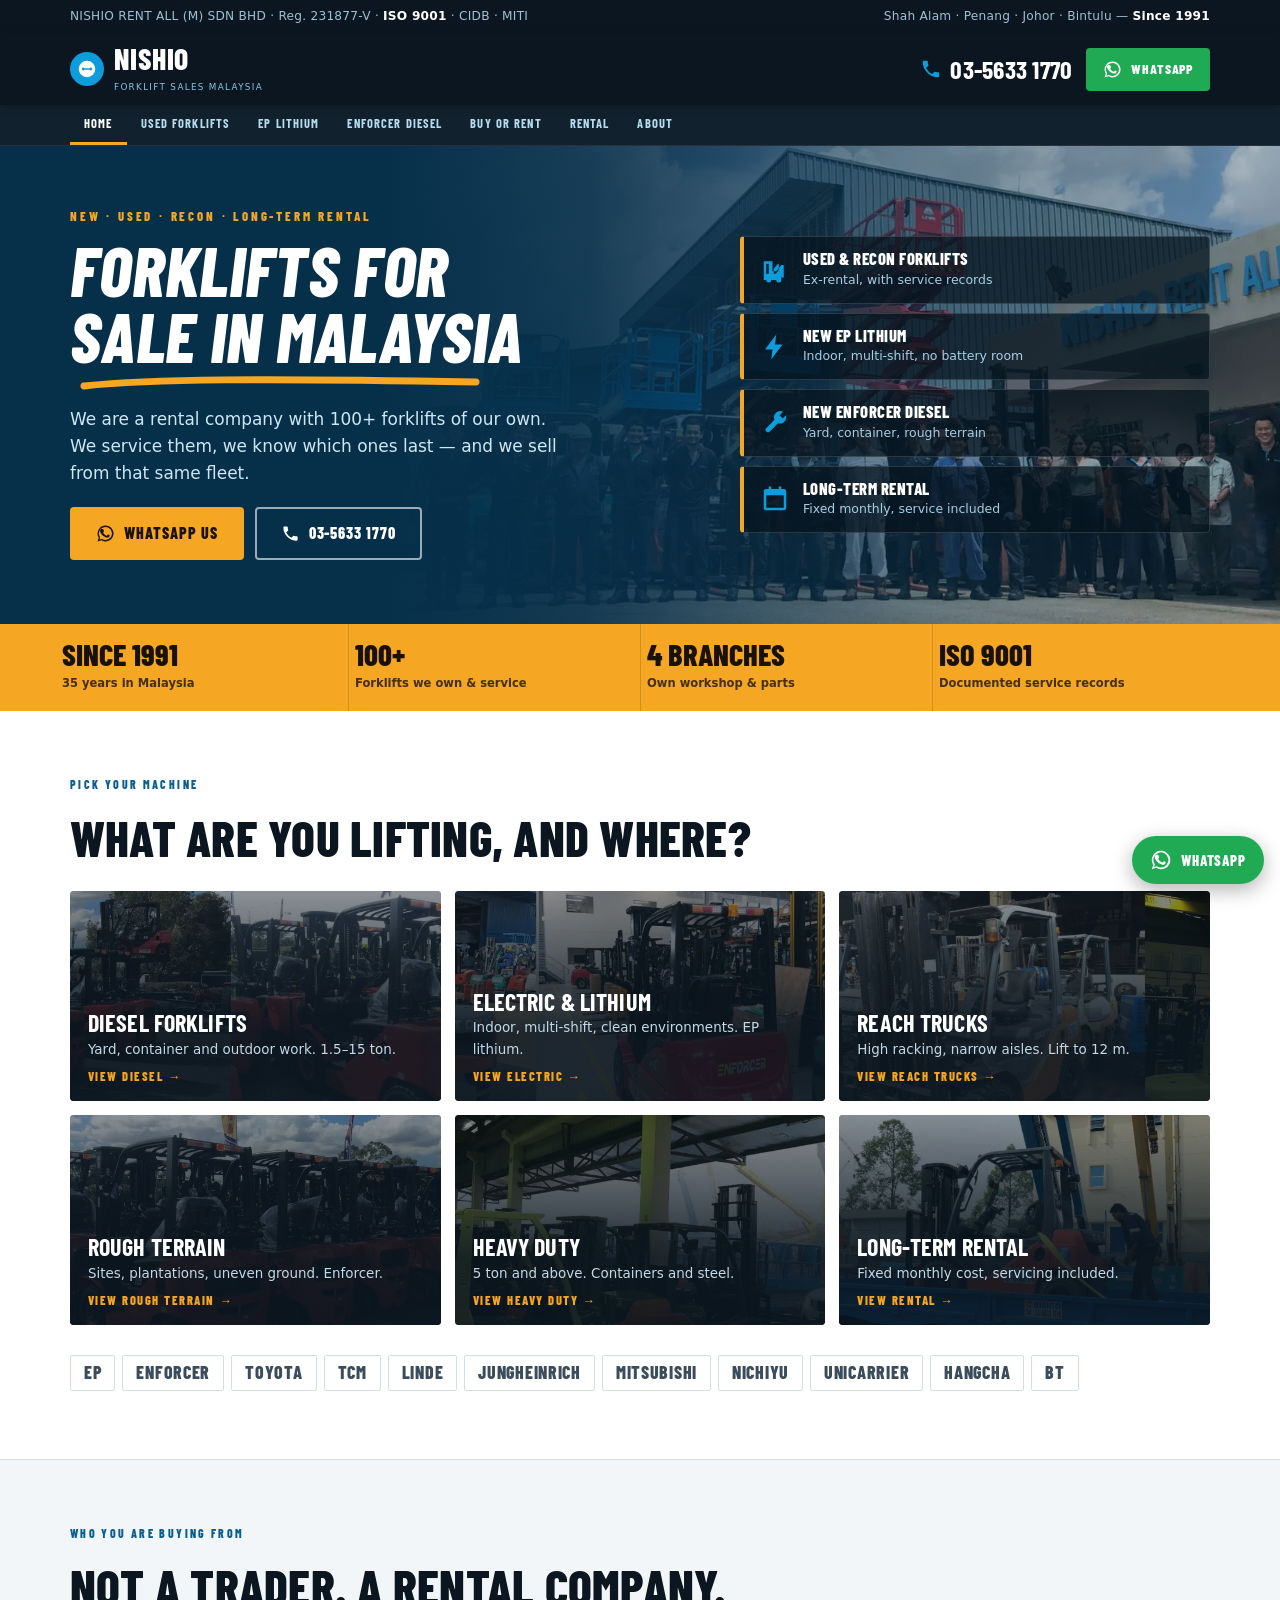
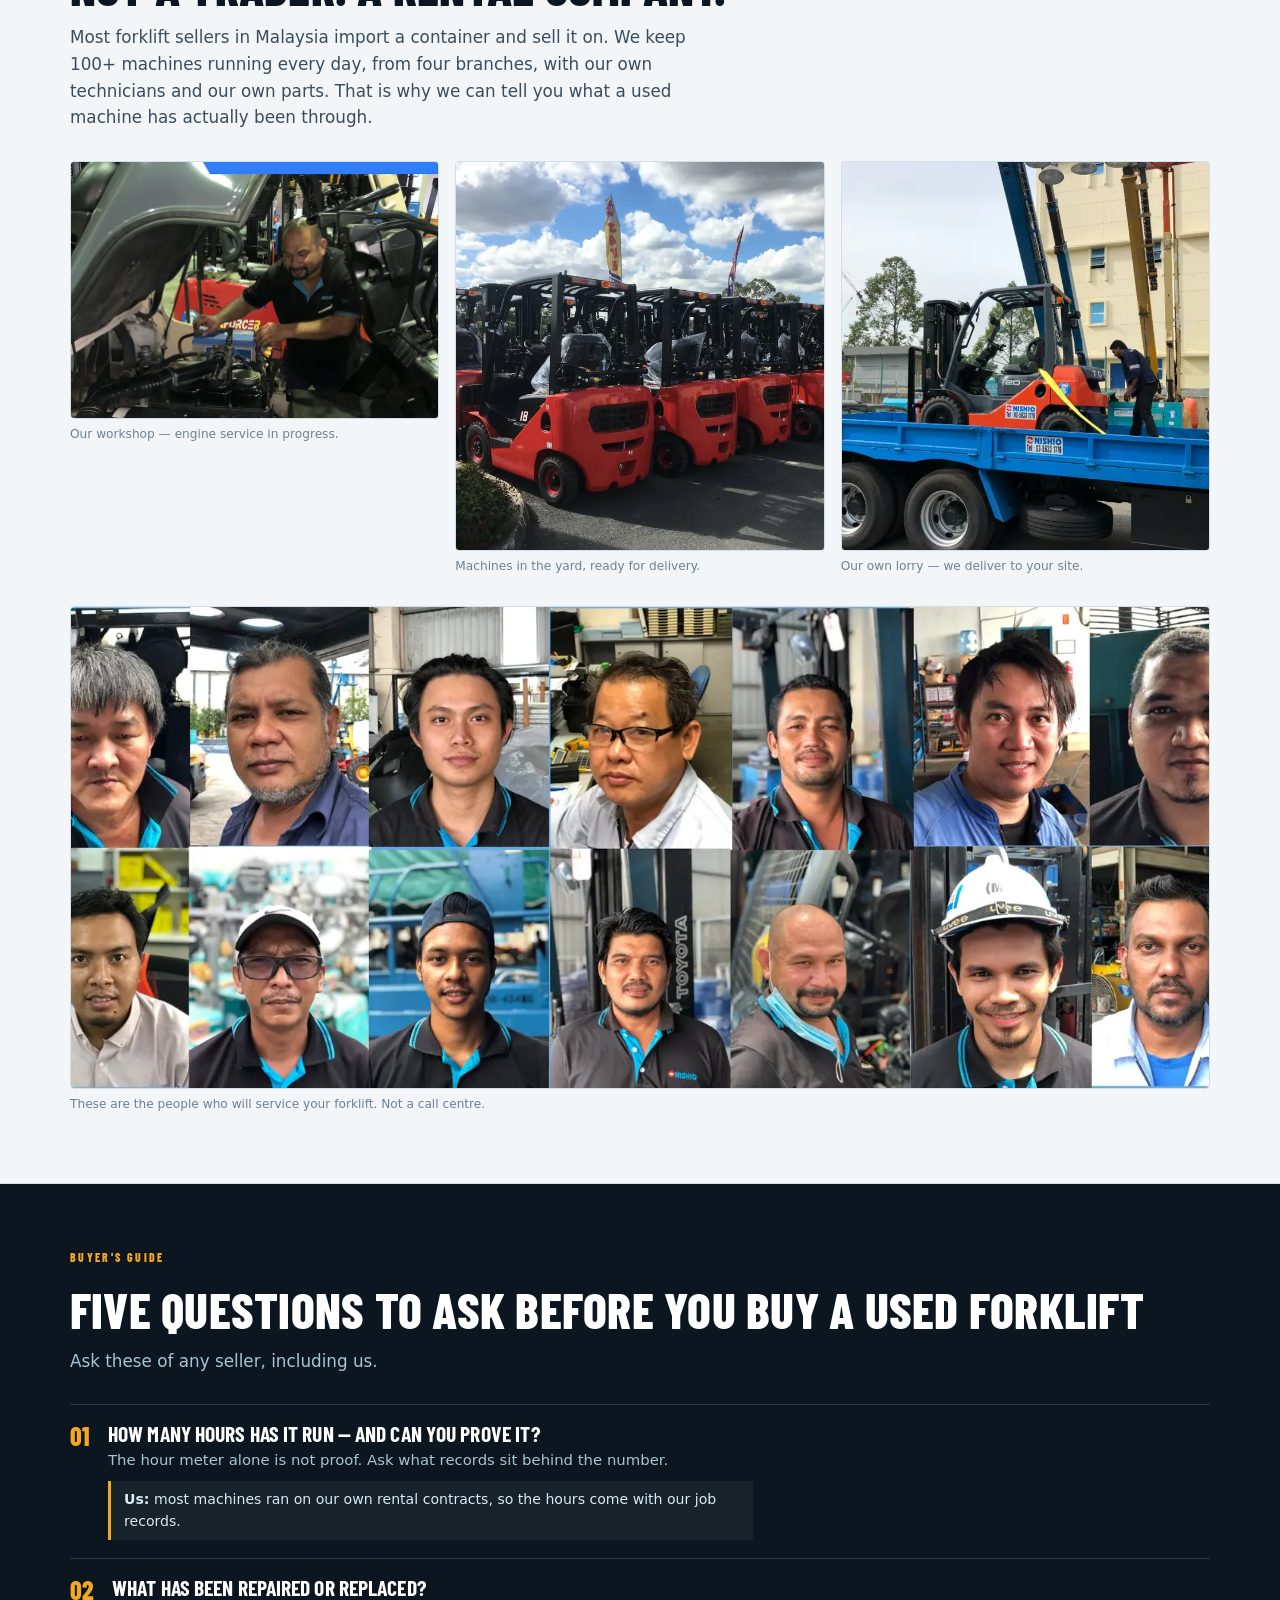
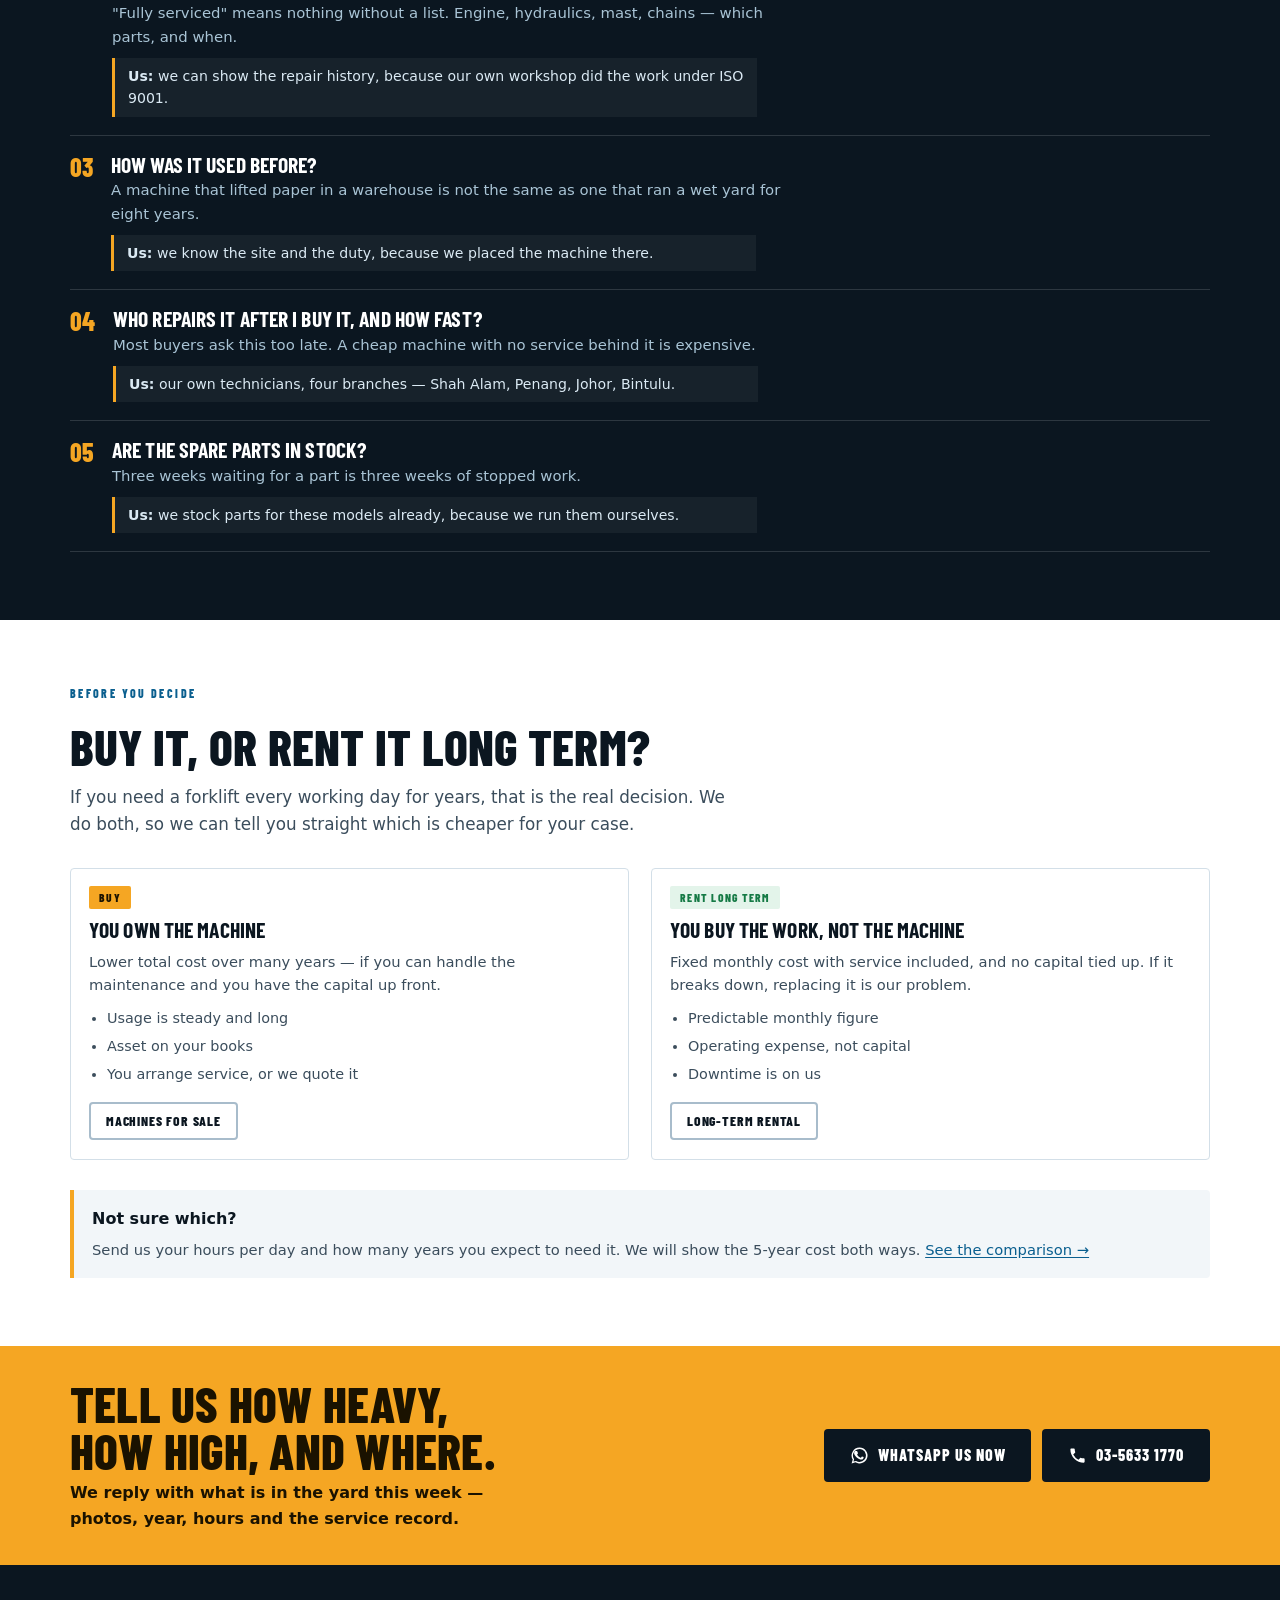
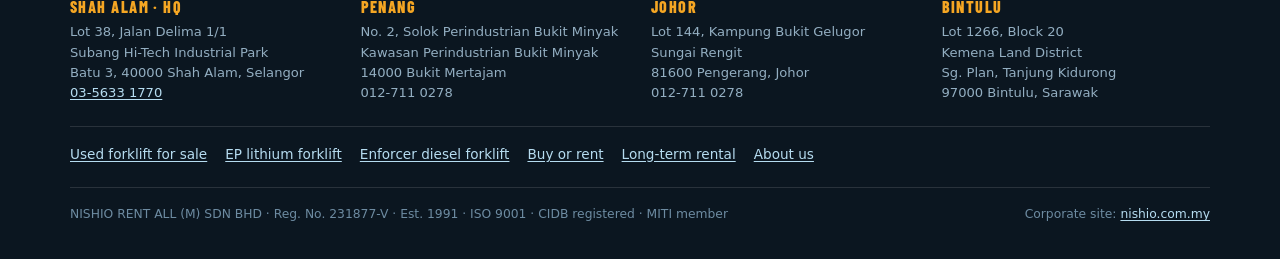
<file: index.html>
<!doctype html><html lang="en-MY"><head>
<meta charset="utf-8"><meta name="viewport" content="width=device-width,initial-scale=1">
<title>Forklift for Sale Malaysia | New, Used &amp; Recon | NISHIO Rent All</title><meta name="description" content="Forklift for sale in Malaysia from a rental company that owns and services 100+ machines. New EP lithium, new Enforcer diesel, used ex-rental with service records. Four branches, own workshop, ISO 9001. Since 1991.">
<link rel="canonical" href="https://lp.nishio.com.my/"><meta name="robots" content="index,follow,max-image-preview:large">
<meta property="og:type" content="website"><meta property="og:title" content="Forklift for Sale Malaysia | New, Used &amp; Recon | NISHIO Rent All">
<meta property="og:description" content="Forklift for sale in Malaysia from a rental company that owns and services 100+ machines. New EP lithium, new Enforcer diesel, used ex-rental with service records. Four branches, own workshop, ISO 9001. Since 1991."><meta property="og:url" content="https://lp.nishio.com.my/">
<meta property="og:image" content="https://lp.nishio.com.my/img/hq-team.webp"><meta property="og:locale" content="en_MY">
<meta name="theme-color" content="#0b1620">
<link rel="preconnect" href="https://fonts.gstatic.com" crossorigin>
<link rel="stylesheet" href="https://fonts.googleapis.com/css2?family=Barlow+Condensed:ital,wght@0,700;0,800;1,800&display=swap">
<link rel="preload" as="image" href="/img/hq-team.webp" fetchpriority="high">
<style>:root{
--blue:#0d9ddb;--blue-d:#0a5f8f;--blue-dd:#073f62;
--ink:#0b1620;--ink-2:#3b4d5c;--ink-3:#6d8194;
--paper:#fff;--paper-2:#f2f6f9;--paper-3:#e4ecf2;--line:#d3dfe8;--line-2:#a8bccb;
--amber:#f5a623;--amber-d:#b5740a;--amber-bg:#fff4e0;
--green:#157a45;--green-bg:#e3f4ea;--wa:#1faa53;
--r:4px}
@media(prefers-color-scheme:dark){:root{
--ink:#e9f1f6;--ink-2:#a7bccb;--ink-3:#7d93a5;
--paper:#0b131a;--paper-2:#121c25;--paper-3:#1a2732;--line:#243440;--line-2:#3a4e5d;
--amber:#f5a623;--amber-d:#f5a623;--amber-bg:#2d2213;
--green:#4cc184;--green-bg:#10281c;--wa:#25d366}}
*{box-sizing:border-box}
body{margin:0;background:var(--paper);color:var(--ink);font:400 16px/1.6 system-ui,-apple-system,"Segoe UI",Roboto,"Helvetica Neue",Arial,sans-serif;-webkit-font-smoothing:antialiased}
img{max-width:100%;height:auto;display:block}
p{margin:0}
a{color:var(--blue-d);text-underline-offset:2px}
:focus-visible{outline:3px solid var(--amber);outline-offset:2px}
.skip{position:absolute;left:-9999px}.skip:focus{left:8px;top:8px;z-index:99;background:#fff;color:#000;padding:10px 14px}
h1,h2,h3,.disp{font-family:"Barlow Condensed",Impact,"Haettenschweiler","Arial Narrow",sans-serif;font-weight:800;text-transform:uppercase;line-height:.95;letter-spacing:.005em;margin:0;text-wrap:balance}
h1{font-size:clamp(2.3rem,6.4vw,4.35rem);font-style:italic;max-width:15ch}
h2{font-size:clamp(1.9rem,4.6vw,3.1rem)}
h3{font-size:1.35rem;font-weight:700}
.wrap{max-width:1180px;margin:0 auto;padding-inline:20px}

/* ---- header ---- */
.topbar{background:var(--ink);color:#9fc0d4;font-size:.76rem;letter-spacing:.02em}
.topbar .wrap{display:flex;flex-wrap:wrap;gap:3px 18px;justify-content:space-between;align-items:center;padding-block:7px}
.topbar b{color:#fff}
.hdr{background:var(--ink);color:#fff;position:sticky;top:0;z-index:40;box-shadow:0 2px 10px rgba(0,0,0,.18)}
.hdr .wrap{display:flex;flex-wrap:wrap;gap:10px 20px;align-items:center;justify-content:space-between;padding-block:11px}
.logo{display:flex;align-items:center;gap:10px;text-decoration:none;color:#fff}
.logo .mark{width:34px;height:34px;flex:0 0 34px;border-radius:50%;background:var(--blue);display:grid;place-items:center}
.logo .mark svg{width:22px;height:22px;fill:#fff}
.logo b{font-family:"Barlow Condensed",sans-serif;font-weight:800;font-size:1.85rem;letter-spacing:.03em;line-height:1;color:#fff}
.logo small{display:block;font-size:.55rem;letter-spacing:.15em;color:#7fc7e8;text-transform:uppercase;margin-top:2px}
.hdr-cta{display:flex;align-items:center;gap:14px;flex-wrap:wrap}
.phone{display:flex;align-items:center;gap:8px;color:#fff;text-decoration:none}
.phone svg{width:22px;height:22px;fill:var(--blue)}
.phone span{font-family:"Barlow Condensed",sans-serif;font-weight:700;font-size:1.6rem;line-height:1;letter-spacing:.01em}
.navbar{background:#11212d;border-bottom:1px solid rgba(255,255,255,.08)}
.nav{display:flex;flex-wrap:wrap}
.nav a{font:700 .78rem/1 "Barlow Condensed",sans-serif;text-transform:uppercase;letter-spacing:.09em;color:#b6dcf0;text-decoration:none;padding:12px 14px;border-bottom:3px solid transparent}
.nav a:hover{color:#fff;background:rgba(255,255,255,.08)}
.nav a.here{color:#fff;border-bottom-color:var(--amber)}

/* ---- buttons ---- */
.btn{display:inline-flex;align-items:center;justify-content:center;gap:9px;font:800 1rem/1 "Barlow Condensed",sans-serif;text-transform:uppercase;letter-spacing:.06em;padding:15px 24px;border-radius:var(--r);text-decoration:none;border:2px solid transparent;cursor:pointer}
.btn svg{width:19px;height:19px;fill:currentColor}
.btn-wa{background:var(--wa);color:#fff}
.btn-wa:hover{filter:brightness(1.1)}
.btn-dark{background:var(--ink);color:#fff}
.btn-dark:hover{background:#000}
.btn-amber{background:var(--amber);color:#1a1200}
.btn-amber:hover{filter:brightness(1.07)}
.btn-out{background:transparent;color:#fff;border-color:rgba(255,255,255,.6)}
.btn-out:hover{background:rgba(255,255,255,.15);border-color:#fff}
.btn-line{background:transparent;color:var(--ink);border-color:var(--line-2)}
.btn-line:hover{border-color:var(--blue-d);color:var(--blue-d)}
.btn-sm{padding:10px 15px;font-size:.85rem}
.cta-row{display:flex;flex-wrap:wrap;gap:11px}

/* ---- hero ---- */
.hero{position:relative;color:#fff;overflow:hidden;background:linear-gradient(135deg,#0a5f8f 0,#062f4a 70%)}
.hero .photo{position:absolute;inset:0 0 0 30%;background:url(/img/hq-team.webp) 60% center/cover no-repeat;z-index:0}
.hero::after{content:"";position:absolute;inset:0;z-index:1;background:
 linear-gradient(90deg,#062f4a 0,#062f4a 30%,rgba(6,47,74,.92) 46%,rgba(6,47,74,.55) 72%,rgba(6,47,74,.3) 100%)}
.hero .wrap{position:relative;z-index:2;padding-block:clamp(38px,5.5vw,64px)}
.hero-grid{display:grid;grid-template-columns:1.15fr .85fr;gap:34px;align-items:center}
.kicker{font:800 .8rem/1 "Barlow Condensed",sans-serif;letter-spacing:.22em;text-transform:uppercase;color:var(--amber);margin-bottom:14px}
.hero h1{color:#fff;margin-bottom:6px}
.swoosh{display:block;width:min(420px,78%);height:15px;margin:2px 0 16px}
.swoosh path{fill:none;stroke:var(--amber);stroke-width:7;stroke-linecap:round}
.sub{font-size:1.06rem;color:#cfe6f4;max-width:46ch;margin-bottom:20px}
.picks{display:flex;flex-direction:column;gap:9px}
.pick{display:flex;align-items:center;gap:13px;background:rgba(6,20,30,.72);border:1px solid rgba(255,255,255,.14);border-left:4px solid var(--amber);padding:13px 16px;border-radius:var(--r);text-decoration:none;color:#fff}
.pick:hover{background:rgba(6,20,30,.92);border-left-color:#fff;transform:translateX(3px)}
.pick svg{width:30px;height:30px;flex:0 0 30px;fill:var(--blue)}
.pick b{font:800 1.04rem/1.05 "Barlow Condensed",sans-serif;text-transform:uppercase;letter-spacing:.03em;display:block}
.pick i{font-style:normal;font-size:.78rem;color:#a8cde3;display:block;margin-top:2px}
@media(max-width:900px){.hero-grid{grid-template-columns:1fr;gap:26px}.hero .photo{inset:0;opacity:.35}}

/* ---- strips ---- */
.facts{background:var(--amber);color:#1a1200}
.facts .wrap{display:grid;grid-template-columns:repeat(4,1fr);padding-block:0}
.facts div{padding:15px 6px 16px;border-left:1px solid rgba(0,0,0,.14)}
.facts div:first-child{border-left:0}
.facts b{display:block;font:800 1.9rem/1 "Barlow Condensed",sans-serif;text-transform:uppercase}
.facts span{font-size:.72rem;font-weight:600;opacity:.8}
@media(max-width:700px){.facts .wrap{grid-template-columns:repeat(2,1fr)}.facts div:nth-child(3){border-left:0}}

section{padding-block:clamp(40px,5.5vw,68px)}
.sec-2{background:var(--paper-2);border-block:1px solid var(--line)}
.sec-dark{background:var(--ink);color:#fff}
.sec-dark h2,.sec-dark h3{color:#fff}
.sec-dark p{color:#a9c4d5}
.eyebrow{font:800 .74rem/1 "Barlow Condensed",sans-serif;letter-spacing:.2em;text-transform:uppercase;color:var(--blue-d);margin-bottom:9px}
.sec-dark .eyebrow{color:var(--amber)}
.lede{font-size:1.05rem;color:var(--ink-2);max-width:62ch}
.sec-dark .lede{color:#a9c4d5}
.stack{display:flex;flex-direction:column;gap:14px}
.stack-lg{display:flex;flex-direction:column;gap:30px}

/* ---- category tiles ---- */
.tiles{display:grid;grid-template-columns:repeat(3,1fr);gap:14px}
.tile{position:relative;display:block;text-decoration:none;color:#fff;border-radius:var(--r);overflow:hidden;background:var(--ink);min-height:210px}
.tile img{position:absolute;inset:0;width:100%;height:100%;object-fit:cover;opacity:.62}
.tile .tin{position:relative;z-index:2;padding:18px;display:flex;flex-direction:column;justify-content:flex-end;min-height:210px;
 background:linear-gradient(180deg,rgba(11,22,32,.15) 0,rgba(11,22,32,.85) 68%)}
.tile:hover img{opacity:.8}
.tile h3{font-size:1.5rem;color:#fff}
.tile p{font-size:.84rem;color:#c3d8e6;margin-top:4px}
.tile .go{margin-top:10px;font:800 .78rem/1 "Barlow Condensed",sans-serif;letter-spacing:.12em;text-transform:uppercase;color:var(--amber)}
@media(max-width:860px){.tiles{grid-template-columns:repeat(2,1fr)}}
@media(max-width:560px){.tiles{grid-template-columns:1fr}}

.grid-3{display:grid;grid-template-columns:repeat(3,1fr);gap:16px}
.grid-2{display:grid;grid-template-columns:repeat(2,1fr);gap:22px}
@media(max-width:860px){.grid-3{grid-template-columns:repeat(2,1fr)}}
@media(max-width:620px){.grid-3,.grid-2{grid-template-columns:1fr}}
.card{border:1px solid var(--line);border-radius:var(--r);background:var(--paper);overflow:hidden;display:flex;flex-direction:column}
.card-body{padding:17px 18px 19px;display:flex;flex-direction:column;gap:10px;flex:1}
.card p{font-size:.92rem;color:var(--ink-2)}
.card ul{margin:0;padding-left:18px;font-size:.9rem;color:var(--ink-2);display:flex;flex-direction:column;gap:5px}
.card .foot{margin-top:auto;padding-top:6px}
.badge{align-self:flex-start;font:800 .72rem/1 "Barlow Condensed",sans-serif;letter-spacing:.11em;text-transform:uppercase;padding:6px 10px;border-radius:2px}
.badge.ok{background:var(--green-bg);color:var(--green)}
.badge.hot{background:var(--amber);color:#1a1200}
.gallery{display:grid;grid-template-columns:repeat(4,1fr);gap:10px}
.gallery img{aspect-ratio:1;object-fit:cover;border-radius:var(--r);border:1px solid var(--line)}
@media(max-width:860px){.gallery{grid-template-columns:repeat(3,1fr)}}
@media(max-width:560px){.gallery{grid-template-columns:repeat(2,1fr)}}
figure{margin:0;display:flex;flex-direction:column;gap:6px}
figure img{border-radius:var(--r);border:1px solid var(--line)}
figcaption,.capt{font-size:.76rem;color:var(--ink-3)}
.qlist{display:flex;flex-direction:column;border-top:1px solid rgba(255,255,255,.14)}
.qrow{display:grid;grid-template-columns:auto 1fr;gap:18px;padding:18px 0;border-bottom:1px solid rgba(255,255,255,.14);align-items:start}
.qnum{font:800 1.6rem/1 "Barlow Condensed",sans-serif;color:var(--amber)}
.qrow h3{margin-bottom:5px}
.qrow p{font-size:.93rem;max-width:72ch}
.qrow .ans{margin-top:8px;font-size:.88rem;color:#dbeaf4;border-left:3px solid var(--amber);padding:7px 13px;background:rgba(255,255,255,.05)}
.tablewrap{overflow-x:auto;border:1px solid var(--line);border-radius:var(--r)}
table{border-collapse:collapse;width:100%;min-width:520px;font-size:.9rem}
th,td{text-align:left;padding:12px 14px;border-bottom:1px solid var(--line)}
th{background:var(--ink);color:#fff;font:800 .74rem/1.2 "Barlow Condensed",sans-serif;letter-spacing:.12em;text-transform:uppercase}
tbody tr:last-child td{border-bottom:0}
tbody tr:nth-child(even){background:var(--paper-2)}
.brands{display:flex;flex-wrap:wrap;gap:7px}
.brands span{font:800 1.12rem/1 "Barlow Condensed",sans-serif;text-transform:uppercase;letter-spacing:.04em;color:var(--ink-2);border:1px solid var(--line);border-radius:2px;padding:8px 13px;background:var(--paper)}
.callout{border-left:4px solid var(--amber);background:var(--paper-2);padding:16px 18px;border-radius:0 var(--r) var(--r) 0;display:flex;flex-direction:column;gap:7px}
.sec-dark .callout{background:rgba(255,255,255,.06)}
.callout p{font-size:.92rem;color:var(--ink-2)}
.sec-dark .callout p{color:#c3d8e6}
.faq details{border-bottom:1px solid var(--line)}
.faq summary{cursor:pointer;padding:15px 2px;font:800 1.08rem/1.2 "Barlow Condensed",sans-serif;text-transform:uppercase;list-style:none;display:flex;justify-content:space-between;gap:16px}
.faq summary::-webkit-details-marker{display:none}
.faq summary::after{content:"+";color:var(--amber);font-size:1.3rem;line-height:1}
.faq details[open] summary::after{content:"\2013"}
.faq p{padding:0 2px 16px;font-size:.93rem;color:var(--ink-2);max-width:72ch}
.prose{max-width:66ch;display:flex;flex-direction:column;gap:13px}
.prose p{color:var(--ink-2)}
.sec-dark .prose p{color:#a9c4d5}
.prose ul{margin:0;padding-left:19px;color:var(--ink-2);display:flex;flex-direction:column;gap:6px;font-size:.95rem}
.sec-dark .prose ul{color:#a9c4d5}
.band{background:var(--amber);color:#1a1200}
.band .wrap{display:flex;flex-wrap:wrap;gap:20px;align-items:center;justify-content:space-between;padding-block:34px}
.band h2{color:#1a1200;max-width:20ch}
.band p{font-weight:600;max-width:42ch;margin-top:6px}
.ftr{background:var(--ink);color:#93aec1;font-size:.86rem}
.ftr .wrap{padding-block:34px;display:flex;flex-direction:column;gap:22px}
.ftr a{color:#b6dcf0}
.branches{display:grid;grid-template-columns:repeat(4,1fr);gap:22px}
.branches h4{font:800 1rem/1 "Barlow Condensed",sans-serif;text-transform:uppercase;letter-spacing:.09em;color:var(--amber);margin:0 0 7px}
.branches address{font-style:normal;font-size:.82rem;line-height:1.55}
.ftrnav{display:flex;flex-wrap:wrap;gap:6px 18px;font-size:.85rem;border-top:1px solid rgba(255,255,255,.12);padding-top:17px}
.legal{border-top:1px solid rgba(255,255,255,.12);padding-top:17px;display:flex;flex-wrap:wrap;gap:8px 24px;justify-content:space-between;font-size:.77rem;color:#6d8ba1}
@media(max-width:820px){.branches{grid-template-columns:repeat(2,1fr)}}
@media(max-width:480px){.branches{grid-template-columns:1fr}}
.wafloat{position:fixed;right:16px;bottom:16px;z-index:45;display:flex;align-items:center;gap:9px;background:var(--wa);color:#fff;padding:13px 18px;border-radius:40px;box-shadow:0 6px 20px rgba(0,0,0,.3);text-decoration:none;font:800 .92rem/1 "Barlow Condensed",sans-serif;text-transform:uppercase;letter-spacing:.06em}
.wafloat svg{width:22px;height:22px;fill:#fff}
@media(max-width:620px){.wafloat{right:12px;bottom:12px;padding:11px 14px;font-size:.84rem}
.nav a{padding:10px 11px;font-size:.74rem}
.hero .wrap{padding-block:30px 26px}}
body{padding-bottom:0}
@media(prefers-reduced-motion:reduce){*{transition:none!important}}
.pick,.tile img{transition:all .15s ease}</style>
<script type="application/ld+json">{"@context":"https://schema.org","@type":"Organization","name":"NISHIO RENT ALL (M) SDN BHD","alternateName":"NISHIO Rent All Malaysia","url":"https://lp.nishio.com.my/","foundingDate":"1991","telephone":"+60356331770","address":{"@type":"PostalAddress","streetAddress":"Lot 38, Jalan Delima 1/1, Subang Hi-Tech Industrial Park, Batu 3","addressLocality":"Shah Alam","addressRegion":"Selangor","postalCode":"40000","addressCountry":"MY"},"areaServed":{"@type":"Country","name":"Malaysia"},"sameAs":["https://www.nishio.com.my"]}</script>
<script async src="https://www.googletagmanager.com/gtag/js?id=G-WSLFVWD3RJ"></script>
<script>window.dataLayer=window.dataLayer||[];function gtag(){dataLayer.push(arguments)}
gtag('js',new Date());gtag('config','G-WSLFVWD3RJ');
document.addEventListener('click',function(e){var a=e.target.closest('a');if(!a||!a.href)return;
if(/wa\.me|api\.whatsapp/.test(a.href))gtag('event','whatsapp_click',{page_path:location.pathname});
else if(a.href.indexOf('tel:')===0)gtag('event','tel_click',{page_path:location.pathname})});</script>
</head><body>
<a class="skip" href="#main">Skip to content</a>
<div class="topbar"><div class="wrap">
<span>NISHIO RENT ALL (M) SDN BHD &middot; Reg. 231877-V &middot; <b>ISO 9001</b> &middot; CIDB &middot; MITI</span>
<span>Shah Alam &middot; Penang &middot; Johor &middot; Bintulu &mdash; <b>Since 1991</b></span>
</div></div>
<header class="hdr"><div class="wrap">
<a class="logo" href="/"><span class="mark"><svg viewBox="0 0 24 24"><path d="M3 12a9 9 0 0 1 9-9 9 9 0 0 1 9 9 9 9 0 0 1-9 9 9 9 0 0 1-9-9zm3.4 0c0 .9.7 1.6 1.6 1.6.6 0 1.1-.3 1.4-.8h5.2c.3.5.8.8 1.4.8.9 0 1.6-.7 1.6-1.6s-.7-1.6-1.6-1.6c-.6 0-1.1.3-1.4.8H9.4c-.3-.5-.8-.8-1.4-.8-.9 0-1.6.7-1.6 1.6z"/></svg></span><span><b>NISHIO</b><small>Forklift Sales Malaysia</small></span></a>
<div class="hdr-cta">
<a class="phone" href="tel:+60356331770"><svg viewBox="0 0 24 24"><path d="M6.6 10.8a15.1 15.1 0 0 0 6.6 6.6l2.2-2.2c.3-.3.7-.4 1-.2 1.1.4 2.4.6 3.6.6.6 0 1 .4 1 1V20c0 .6-.4 1-1 1A17 17 0 0 1 3 4c0-.6.4-1 1-1h3.5c.6 0 1 .4 1 1 0 1.3.2 2.5.6 3.6.1.4 0 .8-.2 1l-2.3 2.2z"/></svg><span>03-5633 1770</span></a>
<a class="btn btn-wa btn-sm" href="https://wa.me/60123149699"><svg viewBox="0 0 24 24"><path d="M17.5 14.4c-.3-.2-1.8-.9-2-1s-.5-.1-.7.1-.8 1-1 1.2-.3.2-.6 0-1.3-.5-2.4-1.5c-.9-.8-1.5-1.8-1.7-2.1s0-.5.1-.6.3-.4.5-.6.2-.3.3-.5 0-.4 0-.5-.7-1.6-.9-2.2-.5-.5-.7-.5H7c-.2 0-.5.1-.8.4s-1 1-1 2.4 1 2.8 1.2 3 2 3.1 5 4.4c1.8.8 2.5.8 3.4.7.6-.1 1.7-.7 2-1.4s.2-1.3.2-1.4-.3-.2-.5-.3z"/><path d="M12 2A10 10 0 0 0 3.5 17.2L2 22l4.9-1.5A10 10 0 1 0 12 2zm0 18.1a8.2 8.2 0 0 1-4.2-1.1l-.3-.2-3.1.8.8-3-.2-.3A8.2 8.2 0 1 1 12 20.1z"/></svg> WhatsApp</a>
</div></div></header>
<div class="navbar"><div class="wrap"><nav class="nav" aria-label="Main">
<a href="/" class="here" aria-current="page">Home</a><a href="/used-forklift/">Used Forklifts</a>
<a href="/new-forklift/ep-lithium/">EP Lithium</a><a href="/new-forklift/enforcer/">Enforcer Diesel</a>
<a href="/guide/buy-or-rent-forklift/">Buy or Rent</a><a href="/rental/">Rental</a>
<a href="/about/">About</a>
</nav></div></div><main id="main"><div class="hero"><div class="photo"></div><div class="wrap"><div class="hero-grid">
<div><p class="kicker">New &middot; Used &middot; Recon &middot; Long-term rental</p><h1>Forklifts for sale in Malaysia</h1>
<svg class="swoosh" viewBox="0 0 400 15" aria-hidden="true"><path d="M4 11C70 4 180 3 396 7"/></svg>
<p class="sub">We are a rental company with 100+ forklifts of our own. We service them, we know which ones last &mdash; and we sell from that same fleet.</p>
<div class="cta-row"><a class="btn btn-amber" href="https://wa.me/60123149699"><svg viewBox="0 0 24 24"><path d="M17.5 14.4c-.3-.2-1.8-.9-2-1s-.5-.1-.7.1-.8 1-1 1.2-.3.2-.6 0-1.3-.5-2.4-1.5c-.9-.8-1.5-1.8-1.7-2.1s0-.5.1-.6.3-.4.5-.6.2-.3.3-.5 0-.4 0-.5-.7-1.6-.9-2.2-.5-.5-.7-.5H7c-.2 0-.5.1-.8.4s-1 1-1 2.4 1 2.8 1.2 3 2 3.1 5 4.4c1.8.8 2.5.8 3.4.7.6-.1 1.7-.7 2-1.4s.2-1.3.2-1.4-.3-.2-.5-.3z"/><path d="M12 2A10 10 0 0 0 3.5 17.2L2 22l4.9-1.5A10 10 0 1 0 12 2zm0 18.1a8.2 8.2 0 0 1-4.2-1.1l-.3-.2-3.1.8.8-3-.2-.3A8.2 8.2 0 1 1 12 20.1z"/></svg> WhatsApp Us</a>
<a class="btn btn-out" href="tel:+60356331770"><svg viewBox="0 0 24 24"><path d="M6.6 10.8a15.1 15.1 0 0 0 6.6 6.6l2.2-2.2c.3-.3.7-.4 1-.2 1.1.4 2.4.6 3.6.6.6 0 1 .4 1 1V20c0 .6-.4 1-1 1A17 17 0 0 1 3 4c0-.6.4-1 1-1h3.5c.6 0 1 .4 1 1 0 1.3.2 2.5.6 3.6.1.4 0 .8-.2 1l-2.3 2.2z"/></svg> 03-5633 1770</a></div></div>
<div class="picks"><a class="pick" href="/used-forklift/"><svg viewBox="0 0 24 24"><path d="M3 5h7v8h3l4-5h2v10h-2v2a2 2 0 1 1-4 0H9a2 2 0 1 1-4 0H3V5zm2 2v8h2V7H5zm6 8h1.6l2.4-3V7h-.7l-3.3 4v4z"/></svg><span><b>Used &amp; Recon Forklifts</b><i>Ex-rental, with service records</i></span></a><a class="pick" href="/new-forklift/ep-lithium/"><svg viewBox="0 0 24 24"><path d="M13 2 4 14h6l-1 8 9-12h-6l1-8z"/></svg><span><b>New EP Lithium</b><i>Indoor, multi-shift, no battery room</i></span></a><a class="pick" href="/new-forklift/enforcer/"><svg viewBox="0 0 24 24"><path d="M21 7.5a5 5 0 0 1-6.6 4.7l-6.3 6.3a2 2 0 1 1-2.8-2.8l6.3-6.3A5 5 0 0 1 18.5 3l-2.8 2.8 2.5 2.5L21 5.5c0 .6 0 1.3 0 2z"/></svg><span><b>New Enforcer Diesel</b><i>Yard, container, rough terrain</i></span></a><a class="pick" href="/rental/"><svg viewBox="0 0 24 24"><path d="M7 2v2H5a2 2 0 0 0-2 2v13a2 2 0 0 0 2 2h14a2 2 0 0 0 2-2V6a2 2 0 0 0-2-2h-2V2h-2v2H9V2H7zm12 7v10H5V9h14z"/></svg><span><b>Long-Term Rental</b><i>Fixed monthly, service included</i></span></a></div></div></div></div><div class="facts"><div class="wrap">
<div><b>Since 1991</b><span>35 years in Malaysia</span></div>
<div><b>100+</b><span>Forklifts we own &amp; service</span></div>
<div><b>4 Branches</b><span>Own workshop &amp; parts</span></div>
<div><b>ISO 9001</b><span>Documented service records</span></div>
</div></div>
<section><div class="wrap stack-lg">
<div class="stack"><p class="eyebrow">Pick your machine</p>
<h2>What are you lifting, and where?</h2></div>
<div class="tiles">
<a class="tile" href="/used-forklift/"><img src="/img/m2.webp" alt="Used diesel forklift" loading="lazy" width="640" height="660"><span class="tin"><h3>Diesel Forklifts</h3><p>Yard, container and outdoor work. 1.5&ndash;15 ton.</p><span class="go">View diesel &rarr;</span></span></a>
<a class="tile" href="/new-forklift/ep-lithium/"><img src="/img/m8.webp" alt="Electric lithium forklift" loading="lazy" width="640" height="660"><span class="tin"><h3>Electric &amp; Lithium</h3><p>Indoor, multi-shift, clean environments. EP lithium.</p><span class="go">View electric &rarr;</span></span></a>
<a class="tile" href="/used-forklift/"><img src="/img/m4.webp" alt="Reach truck" loading="lazy" width="640" height="660"><span class="tin"><h3>Reach Trucks</h3><p>High racking, narrow aisles. Lift to 12 m.</p><span class="go">View reach trucks &rarr;</span></span></a>
<a class="tile" href="/new-forklift/enforcer/"><img src="/img/m1.webp" alt="Rough terrain forklift" loading="lazy" width="640" height="660"><span class="tin"><h3>Rough Terrain</h3><p>Sites, plantations, uneven ground. Enforcer.</p><span class="go">View rough terrain &rarr;</span></span></a>
<a class="tile" href="/used-forklift/"><img src="/img/m5.webp" alt="Heavy duty forklift" loading="lazy" width="640" height="660"><span class="tin"><h3>Heavy Duty</h3><p>5 ton and above. Containers and steel.</p><span class="go">View heavy duty &rarr;</span></span></a>
<a class="tile" href="/rental/"><img src="/img/m10.webp" alt="Forklift delivery lorry" loading="lazy" width="640" height="660"><span class="tin"><h3>Long-Term Rental</h3><p>Fixed monthly cost, servicing included.</p><span class="go">View rental &rarr;</span></span></a>
</div>
<div class="brands"><span>EP</span><span>Enforcer</span><span>Toyota</span><span>TCM</span><span>Linde</span><span>Jungheinrich</span><span>Mitsubishi</span><span>Nichiyu</span><span>Unicarrier</span><span>Hangcha</span><span>BT</span></div>
</div></section>

<section class="sec-2"><div class="wrap stack-lg">
<div class="stack"><p class="eyebrow">Who you are buying from</p>
<h2>Not a trader. A rental company.</h2>
<p class="lede">Most forklift sellers in Malaysia import a container and sell it on. We keep 100+ machines running every day, from four branches, with our own technicians and our own parts. That is why we can tell you what a used machine has actually been through.</p></div>
<div class="grid-3">
<figure><img src="/img/workshop.webp" alt="NISHIO technician servicing a forklift engine" loading="lazy" width="738" height="514"><figcaption>Our workshop &mdash; engine service in progress.</figcaption></figure>
<figure><img src="/img/m1.webp" alt="Forklifts lined up in the NISHIO yard" loading="lazy" width="640" height="660"><figcaption>Machines in the yard, ready for delivery.</figcaption></figure>
<figure><img src="/img/m10.webp" alt="NISHIO lorry delivering a forklift" loading="lazy" width="640" height="660"><figcaption>Our own lorry &mdash; we deliver to your site.</figcaption></figure>
</div>
<figure><img src="/img/technicians.webp" alt="The NISHIO Malaysia service team" loading="lazy" width="1500" height="634"><figcaption>These are the people who will service your forklift. Not a call centre.</figcaption></figure>
</div></section>

<section class="sec-dark"><div class="wrap stack-lg">
<div class="stack"><p class="eyebrow">Buyer's guide</p>
<h2>Five questions to ask before you buy a used forklift</h2>
<p class="lede">Ask these of any seller, including us.</p></div>
<div class="qlist">
<div class="qrow"><div class="qnum">01</div><div><h3>How many hours has it run &mdash; and can you prove it?</h3><p>The hour meter alone is not proof. Ask what records sit behind the number.</p><p class="ans"><b>Us:</b> most machines ran on our own rental contracts, so the hours come with our job records.</p></div></div>
<div class="qrow"><div class="qnum">02</div><div><h3>What has been repaired or replaced?</h3><p>"Fully serviced" means nothing without a list. Engine, hydraulics, mast, chains &mdash; which parts, and when.</p><p class="ans"><b>Us:</b> we can show the repair history, because our own workshop did the work under ISO 9001.</p></div></div>
<div class="qrow"><div class="qnum">03</div><div><h3>How was it used before?</h3><p>A machine that lifted paper in a warehouse is not the same as one that ran a wet yard for eight years.</p><p class="ans"><b>Us:</b> we know the site and the duty, because we placed the machine there.</p></div></div>
<div class="qrow"><div class="qnum">04</div><div><h3>Who repairs it after I buy it, and how fast?</h3><p>Most buyers ask this too late. A cheap machine with no service behind it is expensive.</p><p class="ans"><b>Us:</b> our own technicians, four branches &mdash; Shah Alam, Penang, Johor, Bintulu.</p></div></div>
<div class="qrow"><div class="qnum">05</div><div><h3>Are the spare parts in stock?</h3><p>Three weeks waiting for a part is three weeks of stopped work.</p><p class="ans"><b>Us:</b> we stock parts for these models already, because we run them ourselves.</p></div></div>
</div></div></section>

<section><div class="wrap stack-lg">
<div class="stack"><p class="eyebrow">Before you decide</p>
<h2>Buy it, or rent it long term?</h2>
<p class="lede">If you need a forklift every working day for years, that is the real decision. We do both, so we can tell you straight which is cheaper for your case.</p></div>
<div class="grid-2">
<article class="card"><div class="card-body"><span class="badge hot">Buy</span><h3>You own the machine</h3>
<p>Lower total cost over many years &mdash; if you can handle the maintenance and you have the capital up front.</p>
<ul><li>Usage is steady and long</li><li>Asset on your books</li><li>You arrange service, or we quote it</li></ul>
<div class="foot"><a class="btn btn-line btn-sm" href="/used-forklift/">Machines for sale</a></div></div></article>
<article class="card"><div class="card-body"><span class="badge ok">Rent long term</span><h3>You buy the work, not the machine</h3>
<p>Fixed monthly cost with service included, and no capital tied up. If it breaks down, replacing it is our problem.</p>
<ul><li>Predictable monthly figure</li><li>Operating expense, not capital</li><li>Downtime is on us</li></ul>
<div class="foot"><a class="btn btn-line btn-sm" href="/rental/">Long-term rental</a></div></div></article>
</div>
<div class="callout"><b>Not sure which?</b><p>Send us your hours per day and how many years you expect to need it. We will show the 5-year cost both ways. <a href="/guide/buy-or-rent-forklift/">See the comparison &rarr;</a></p></div>
</div></section></main>
<div class="band"><div class="wrap">
<div><h2>Tell us how heavy, how high, and where.</h2>
<p>We reply with what is in the yard this week &mdash; photos, year, hours and the service record.</p></div>
<div class="cta-row"><a class="btn btn-dark" href="https://wa.me/60123149699"><svg viewBox="0 0 24 24"><path d="M17.5 14.4c-.3-.2-1.8-.9-2-1s-.5-.1-.7.1-.8 1-1 1.2-.3.2-.6 0-1.3-.5-2.4-1.5c-.9-.8-1.5-1.8-1.7-2.1s0-.5.1-.6.3-.4.5-.6.2-.3.3-.5 0-.4 0-.5-.7-1.6-.9-2.2-.5-.5-.7-.5H7c-.2 0-.5.1-.8.4s-1 1-1 2.4 1 2.8 1.2 3 2 3.1 5 4.4c1.8.8 2.5.8 3.4.7.6-.1 1.7-.7 2-1.4s.2-1.3.2-1.4-.3-.2-.5-.3z"/><path d="M12 2A10 10 0 0 0 3.5 17.2L2 22l4.9-1.5A10 10 0 1 0 12 2zm0 18.1a8.2 8.2 0 0 1-4.2-1.1l-.3-.2-3.1.8.8-3-.2-.3A8.2 8.2 0 1 1 12 20.1z"/></svg> WhatsApp Us Now</a>
<a class="btn btn-dark" href="tel:+60356331770"><svg viewBox="0 0 24 24"><path d="M6.6 10.8a15.1 15.1 0 0 0 6.6 6.6l2.2-2.2c.3-.3.7-.4 1-.2 1.1.4 2.4.6 3.6.6.6 0 1 .4 1 1V20c0 .6-.4 1-1 1A17 17 0 0 1 3 4c0-.6.4-1 1-1h3.5c.6 0 1 .4 1 1 0 1.3.2 2.5.6 3.6.1.4 0 .8-.2 1l-2.3 2.2z"/></svg> 03-5633 1770</a></div>
</div></div>
<footer class="ftr"><div class="wrap">
<div class="branches">
<div><h4>Shah Alam &middot; HQ</h4><address>Lot 38, Jalan Delima 1/1<br>Subang Hi-Tech Industrial Park<br>Batu 3, 40000 Shah Alam, Selangor<br><a href="tel:+60356331770">03-5633 1770</a></address></div>
<div><h4>Penang</h4><address>No. 2, Solok Perindustrian Bukit Minyak<br>Kawasan Perindustrian Bukit Minyak<br>14000 Bukit Mertajam<br>012-711 0278</address></div>
<div><h4>Johor</h4><address>Lot 144, Kampung Bukit Gelugor<br>Sungai Rengit<br>81600 Pengerang, Johor<br>012-711 0278</address></div>
<div><h4>Bintulu</h4><address>Lot 1266, Block 20<br>Kemena Land District<br>Sg. Plan, Tanjung Kidurong<br>97000 Bintulu, Sarawak</address></div>
</div>
<div class="ftrnav">
<a href="/used-forklift/">Used forklift for sale</a><a href="/new-forklift/ep-lithium/">EP lithium forklift</a>
<a href="/new-forklift/enforcer/">Enforcer diesel forklift</a><a href="/guide/buy-or-rent-forklift/">Buy or rent</a>
<a href="/rental/">Long-term rental</a><a href="/about/">About us</a>
</div>
<div class="legal"><span>NISHIO RENT ALL (M) SDN BHD &middot; Reg. No. 231877-V &middot; Est. 1991 &middot; ISO 9001 &middot; CIDB registered &middot; MITI member</span>
<span>Corporate site: <a href="https://www.nishio.com.my">nishio.com.my</a></span></div>
</div></footer>
<a class="wafloat" href="https://wa.me/60123149699"><svg viewBox="0 0 24 24"><path d="M17.5 14.4c-.3-.2-1.8-.9-2-1s-.5-.1-.7.1-.8 1-1 1.2-.3.2-.6 0-1.3-.5-2.4-1.5c-.9-.8-1.5-1.8-1.7-2.1s0-.5.1-.6.3-.4.5-.6.2-.3.3-.5 0-.4 0-.5-.7-1.6-.9-2.2-.5-.5-.7-.5H7c-.2 0-.5.1-.8.4s-1 1-1 2.4 1 2.8 1.2 3 2 3.1 5 4.4c1.8.8 2.5.8 3.4.7.6-.1 1.7-.7 2-1.4s.2-1.3.2-1.4-.3-.2-.5-.3z"/><path d="M12 2A10 10 0 0 0 3.5 17.2L2 22l4.9-1.5A10 10 0 1 0 12 2zm0 18.1a8.2 8.2 0 0 1-4.2-1.1l-.3-.2-3.1.8.8-3-.2-.3A8.2 8.2 0 1 1 12 20.1z"/></svg> WhatsApp</a>
</body></html>
</file>
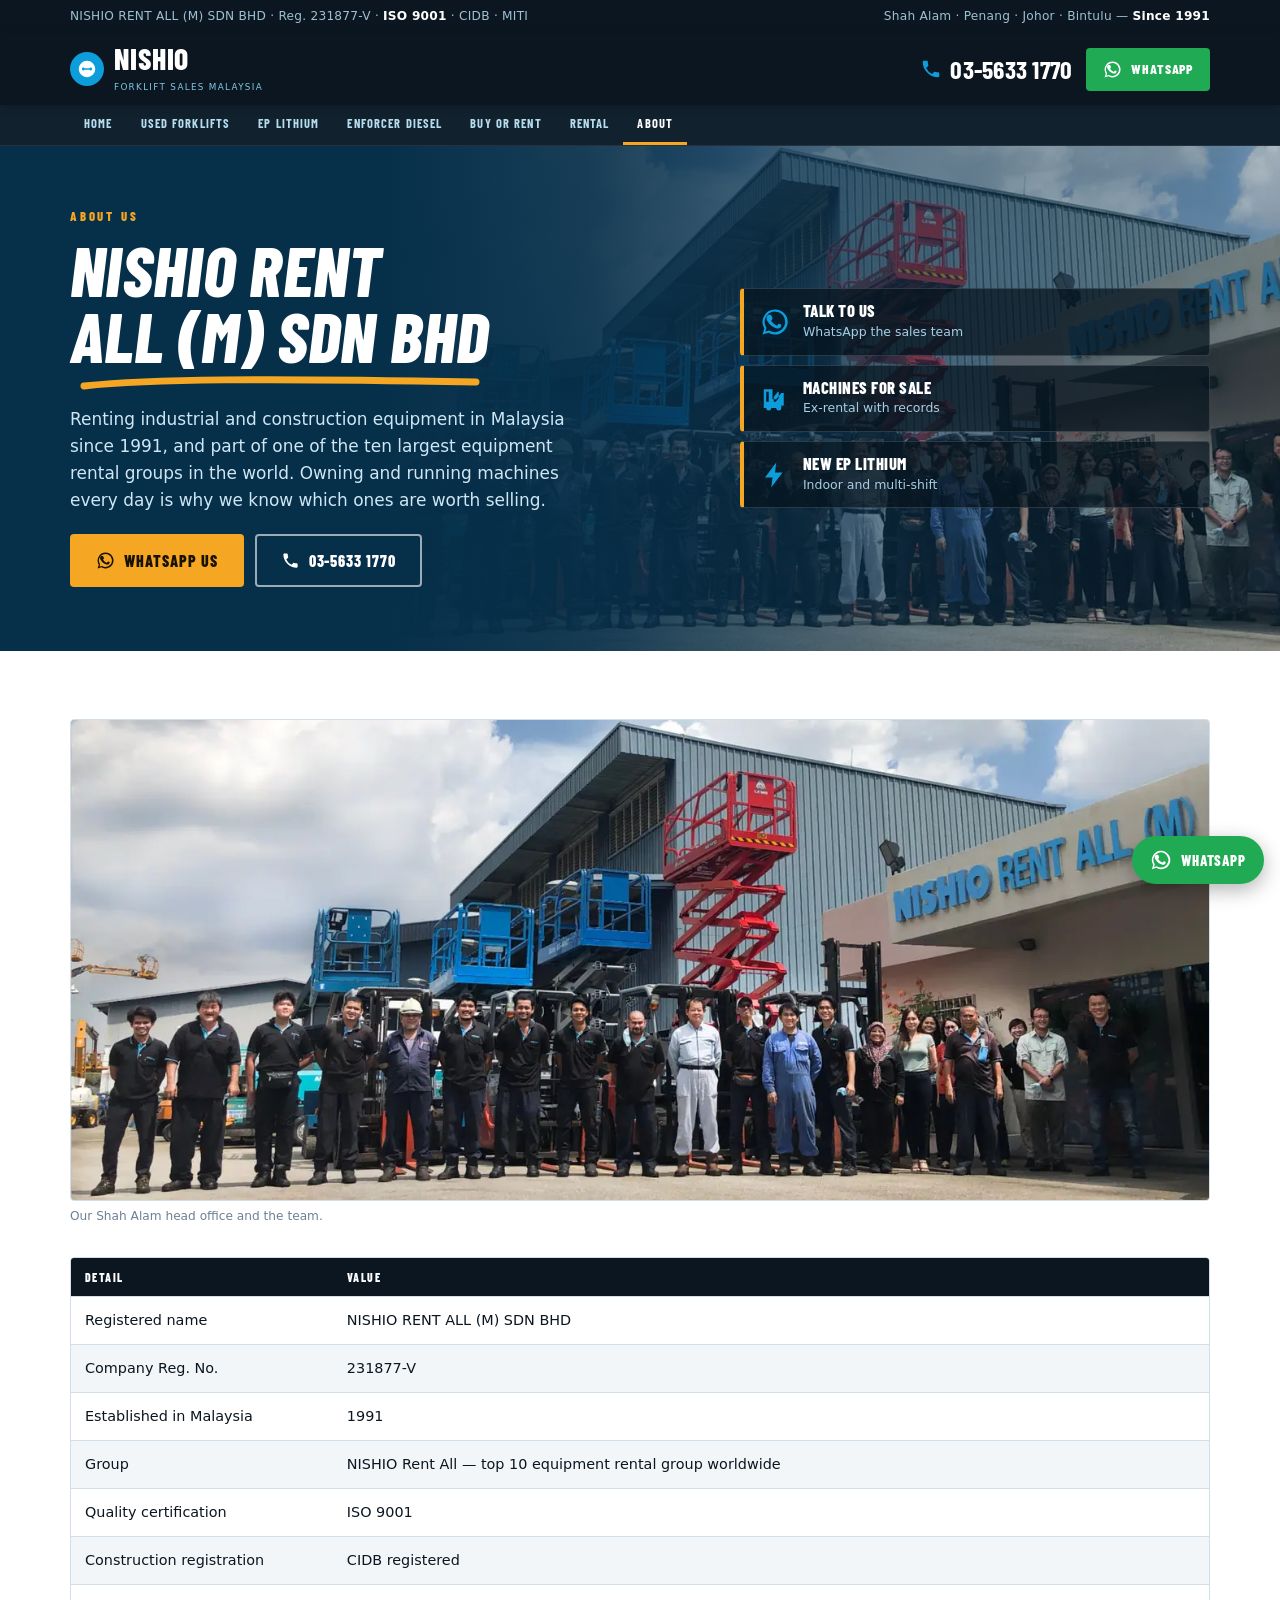
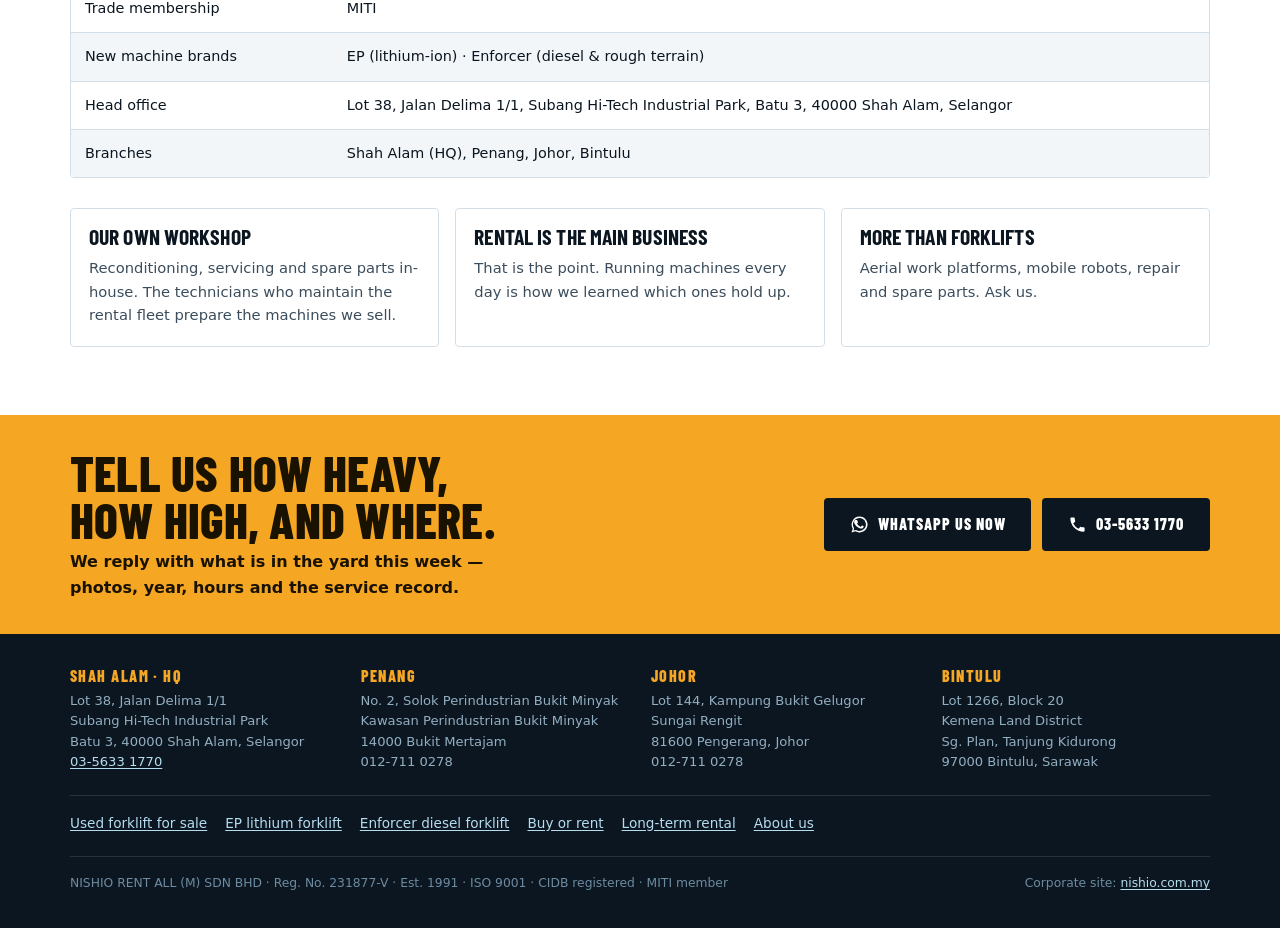
<file: about/index.html>
<!doctype html><html lang="en-MY"><head>
<meta charset="utf-8"><meta name="viewport" content="width=device-width,initial-scale=1">
<title>About NISHIO Rent All (M) Sdn Bhd | Forklift Sales Malaysia</title><meta name="description" content="NISHIO Rent All (M) Sdn Bhd, established in Malaysia in 1991. ISO 9001, CIDB registered, MITI member. Part of one of the ten largest equipment rental groups in the world.">
<link rel="canonical" href="https://lp.nishio.com.my/about/"><meta name="robots" content="noindex,follow">
<meta property="og:type" content="website"><meta property="og:title" content="About NISHIO Rent All (M) Sdn Bhd | Forklift Sales Malaysia">
<meta property="og:description" content="NISHIO Rent All (M) Sdn Bhd, established in Malaysia in 1991. ISO 9001, CIDB registered, MITI member. Part of one of the ten largest equipment rental groups in the world."><meta property="og:url" content="https://lp.nishio.com.my/about/">
<meta property="og:image" content="https://lp.nishio.com.my/img/hq-team.webp"><meta property="og:locale" content="en_MY">
<meta name="theme-color" content="#0b1620">
<link rel="preconnect" href="https://fonts.gstatic.com" crossorigin>
<link rel="stylesheet" href="https://fonts.googleapis.com/css2?family=Barlow+Condensed:ital,wght@0,700;0,800;1,800&display=swap">
<link rel="preload" as="image" href="/img/hq-team.webp" fetchpriority="high">
<style>:root{
--blue:#0d9ddb;--blue-d:#0a5f8f;--blue-dd:#073f62;
--ink:#0b1620;--ink-2:#3b4d5c;--ink-3:#6d8194;
--paper:#fff;--paper-2:#f2f6f9;--paper-3:#e4ecf2;--line:#d3dfe8;--line-2:#a8bccb;
--amber:#f5a623;--amber-d:#b5740a;--amber-bg:#fff4e0;
--green:#157a45;--green-bg:#e3f4ea;--wa:#1faa53;
--r:4px}
@media(prefers-color-scheme:dark){:root{
--ink:#e9f1f6;--ink-2:#a7bccb;--ink-3:#7d93a5;
--paper:#0b131a;--paper-2:#121c25;--paper-3:#1a2732;--line:#243440;--line-2:#3a4e5d;
--amber:#f5a623;--amber-d:#f5a623;--amber-bg:#2d2213;
--green:#4cc184;--green-bg:#10281c;--wa:#25d366}}
*{box-sizing:border-box}
body{margin:0;background:var(--paper);color:var(--ink);font:400 16px/1.6 system-ui,-apple-system,"Segoe UI",Roboto,"Helvetica Neue",Arial,sans-serif;-webkit-font-smoothing:antialiased}
img{max-width:100%;height:auto;display:block}
p{margin:0}
a{color:var(--blue-d);text-underline-offset:2px}
:focus-visible{outline:3px solid var(--amber);outline-offset:2px}
.skip{position:absolute;left:-9999px}.skip:focus{left:8px;top:8px;z-index:99;background:#fff;color:#000;padding:10px 14px}
h1,h2,h3,.disp{font-family:"Barlow Condensed",Impact,"Haettenschweiler","Arial Narrow",sans-serif;font-weight:800;text-transform:uppercase;line-height:.95;letter-spacing:.005em;margin:0;text-wrap:balance}
h1{font-size:clamp(2.3rem,6.4vw,4.35rem);font-style:italic;max-width:15ch}
h2{font-size:clamp(1.9rem,4.6vw,3.1rem)}
h3{font-size:1.35rem;font-weight:700}
.wrap{max-width:1180px;margin:0 auto;padding-inline:20px}

/* ---- header ---- */
.topbar{background:var(--ink);color:#9fc0d4;font-size:.76rem;letter-spacing:.02em}
.topbar .wrap{display:flex;flex-wrap:wrap;gap:3px 18px;justify-content:space-between;align-items:center;padding-block:7px}
.topbar b{color:#fff}
.hdr{background:var(--ink);color:#fff;position:sticky;top:0;z-index:40;box-shadow:0 2px 10px rgba(0,0,0,.18)}
.hdr .wrap{display:flex;flex-wrap:wrap;gap:10px 20px;align-items:center;justify-content:space-between;padding-block:11px}
.logo{display:flex;align-items:center;gap:10px;text-decoration:none;color:#fff}
.logo .mark{width:34px;height:34px;flex:0 0 34px;border-radius:50%;background:var(--blue);display:grid;place-items:center}
.logo .mark svg{width:22px;height:22px;fill:#fff}
.logo b{font-family:"Barlow Condensed",sans-serif;font-weight:800;font-size:1.85rem;letter-spacing:.03em;line-height:1;color:#fff}
.logo small{display:block;font-size:.55rem;letter-spacing:.15em;color:#7fc7e8;text-transform:uppercase;margin-top:2px}
.hdr-cta{display:flex;align-items:center;gap:14px;flex-wrap:wrap}
.phone{display:flex;align-items:center;gap:8px;color:#fff;text-decoration:none}
.phone svg{width:22px;height:22px;fill:var(--blue)}
.phone span{font-family:"Barlow Condensed",sans-serif;font-weight:700;font-size:1.6rem;line-height:1;letter-spacing:.01em}
.navbar{background:#11212d;border-bottom:1px solid rgba(255,255,255,.08)}
.nav{display:flex;flex-wrap:wrap}
.nav a{font:700 .78rem/1 "Barlow Condensed",sans-serif;text-transform:uppercase;letter-spacing:.09em;color:#b6dcf0;text-decoration:none;padding:12px 14px;border-bottom:3px solid transparent}
.nav a:hover{color:#fff;background:rgba(255,255,255,.08)}
.nav a.here{color:#fff;border-bottom-color:var(--amber)}

/* ---- buttons ---- */
.btn{display:inline-flex;align-items:center;justify-content:center;gap:9px;font:800 1rem/1 "Barlow Condensed",sans-serif;text-transform:uppercase;letter-spacing:.06em;padding:15px 24px;border-radius:var(--r);text-decoration:none;border:2px solid transparent;cursor:pointer}
.btn svg{width:19px;height:19px;fill:currentColor}
.btn-wa{background:var(--wa);color:#fff}
.btn-wa:hover{filter:brightness(1.1)}
.btn-dark{background:var(--ink);color:#fff}
.btn-dark:hover{background:#000}
.btn-amber{background:var(--amber);color:#1a1200}
.btn-amber:hover{filter:brightness(1.07)}
.btn-out{background:transparent;color:#fff;border-color:rgba(255,255,255,.6)}
.btn-out:hover{background:rgba(255,255,255,.15);border-color:#fff}
.btn-line{background:transparent;color:var(--ink);border-color:var(--line-2)}
.btn-line:hover{border-color:var(--blue-d);color:var(--blue-d)}
.btn-sm{padding:10px 15px;font-size:.85rem}
.cta-row{display:flex;flex-wrap:wrap;gap:11px}

/* ---- hero ---- */
.hero{position:relative;color:#fff;overflow:hidden;background:linear-gradient(135deg,#0a5f8f 0,#062f4a 70%)}
.hero .photo{position:absolute;inset:0 0 0 30%;background:url(/img/hq-team.webp) 60% center/cover no-repeat;z-index:0}
.hero::after{content:"";position:absolute;inset:0;z-index:1;background:
 linear-gradient(90deg,#062f4a 0,#062f4a 30%,rgba(6,47,74,.92) 46%,rgba(6,47,74,.55) 72%,rgba(6,47,74,.3) 100%)}
.hero .wrap{position:relative;z-index:2;padding-block:clamp(38px,5.5vw,64px)}
.hero-grid{display:grid;grid-template-columns:1.15fr .85fr;gap:34px;align-items:center}
.kicker{font:800 .8rem/1 "Barlow Condensed",sans-serif;letter-spacing:.22em;text-transform:uppercase;color:var(--amber);margin-bottom:14px}
.hero h1{color:#fff;margin-bottom:6px}
.swoosh{display:block;width:min(420px,78%);height:15px;margin:2px 0 16px}
.swoosh path{fill:none;stroke:var(--amber);stroke-width:7;stroke-linecap:round}
.sub{font-size:1.06rem;color:#cfe6f4;max-width:46ch;margin-bottom:20px}
.picks{display:flex;flex-direction:column;gap:9px}
.pick{display:flex;align-items:center;gap:13px;background:rgba(6,20,30,.72);border:1px solid rgba(255,255,255,.14);border-left:4px solid var(--amber);padding:13px 16px;border-radius:var(--r);text-decoration:none;color:#fff}
.pick:hover{background:rgba(6,20,30,.92);border-left-color:#fff;transform:translateX(3px)}
.pick svg{width:30px;height:30px;flex:0 0 30px;fill:var(--blue)}
.pick b{font:800 1.04rem/1.05 "Barlow Condensed",sans-serif;text-transform:uppercase;letter-spacing:.03em;display:block}
.pick i{font-style:normal;font-size:.78rem;color:#a8cde3;display:block;margin-top:2px}
@media(max-width:900px){.hero-grid{grid-template-columns:1fr;gap:26px}.hero .photo{inset:0;opacity:.35}}

/* ---- strips ---- */
.facts{background:var(--amber);color:#1a1200}
.facts .wrap{display:grid;grid-template-columns:repeat(4,1fr);padding-block:0}
.facts div{padding:15px 6px 16px;border-left:1px solid rgba(0,0,0,.14)}
.facts div:first-child{border-left:0}
.facts b{display:block;font:800 1.9rem/1 "Barlow Condensed",sans-serif;text-transform:uppercase}
.facts span{font-size:.72rem;font-weight:600;opacity:.8}
@media(max-width:700px){.facts .wrap{grid-template-columns:repeat(2,1fr)}.facts div:nth-child(3){border-left:0}}

section{padding-block:clamp(40px,5.5vw,68px)}
.sec-2{background:var(--paper-2);border-block:1px solid var(--line)}
.sec-dark{background:var(--ink);color:#fff}
.sec-dark h2,.sec-dark h3{color:#fff}
.sec-dark p{color:#a9c4d5}
.eyebrow{font:800 .74rem/1 "Barlow Condensed",sans-serif;letter-spacing:.2em;text-transform:uppercase;color:var(--blue-d);margin-bottom:9px}
.sec-dark .eyebrow{color:var(--amber)}
.lede{font-size:1.05rem;color:var(--ink-2);max-width:62ch}
.sec-dark .lede{color:#a9c4d5}
.stack{display:flex;flex-direction:column;gap:14px}
.stack-lg{display:flex;flex-direction:column;gap:30px}

/* ---- category tiles ---- */
.tiles{display:grid;grid-template-columns:repeat(3,1fr);gap:14px}
.tile{position:relative;display:block;text-decoration:none;color:#fff;border-radius:var(--r);overflow:hidden;background:var(--ink);min-height:210px}
.tile img{position:absolute;inset:0;width:100%;height:100%;object-fit:cover;opacity:.62}
.tile .tin{position:relative;z-index:2;padding:18px;display:flex;flex-direction:column;justify-content:flex-end;min-height:210px;
 background:linear-gradient(180deg,rgba(11,22,32,.15) 0,rgba(11,22,32,.85) 68%)}
.tile:hover img{opacity:.8}
.tile h3{font-size:1.5rem;color:#fff}
.tile p{font-size:.84rem;color:#c3d8e6;margin-top:4px}
.tile .go{margin-top:10px;font:800 .78rem/1 "Barlow Condensed",sans-serif;letter-spacing:.12em;text-transform:uppercase;color:var(--amber)}
@media(max-width:860px){.tiles{grid-template-columns:repeat(2,1fr)}}
@media(max-width:560px){.tiles{grid-template-columns:1fr}}

.grid-3{display:grid;grid-template-columns:repeat(3,1fr);gap:16px}
.grid-2{display:grid;grid-template-columns:repeat(2,1fr);gap:22px}
@media(max-width:860px){.grid-3{grid-template-columns:repeat(2,1fr)}}
@media(max-width:620px){.grid-3,.grid-2{grid-template-columns:1fr}}
.card{border:1px solid var(--line);border-radius:var(--r);background:var(--paper);overflow:hidden;display:flex;flex-direction:column}
.card-body{padding:17px 18px 19px;display:flex;flex-direction:column;gap:10px;flex:1}
.card p{font-size:.92rem;color:var(--ink-2)}
.card ul{margin:0;padding-left:18px;font-size:.9rem;color:var(--ink-2);display:flex;flex-direction:column;gap:5px}
.card .foot{margin-top:auto;padding-top:6px}
.badge{align-self:flex-start;font:800 .72rem/1 "Barlow Condensed",sans-serif;letter-spacing:.11em;text-transform:uppercase;padding:6px 10px;border-radius:2px}
.badge.ok{background:var(--green-bg);color:var(--green)}
.badge.hot{background:var(--amber);color:#1a1200}
.gallery{display:grid;grid-template-columns:repeat(4,1fr);gap:10px}
.gallery img{aspect-ratio:1;object-fit:cover;border-radius:var(--r);border:1px solid var(--line)}
@media(max-width:860px){.gallery{grid-template-columns:repeat(3,1fr)}}
@media(max-width:560px){.gallery{grid-template-columns:repeat(2,1fr)}}
figure{margin:0;display:flex;flex-direction:column;gap:6px}
figure img{border-radius:var(--r);border:1px solid var(--line)}
figcaption,.capt{font-size:.76rem;color:var(--ink-3)}
.qlist{display:flex;flex-direction:column;border-top:1px solid rgba(255,255,255,.14)}
.qrow{display:grid;grid-template-columns:auto 1fr;gap:18px;padding:18px 0;border-bottom:1px solid rgba(255,255,255,.14);align-items:start}
.qnum{font:800 1.6rem/1 "Barlow Condensed",sans-serif;color:var(--amber)}
.qrow h3{margin-bottom:5px}
.qrow p{font-size:.93rem;max-width:72ch}
.qrow .ans{margin-top:8px;font-size:.88rem;color:#dbeaf4;border-left:3px solid var(--amber);padding:7px 13px;background:rgba(255,255,255,.05)}
.tablewrap{overflow-x:auto;border:1px solid var(--line);border-radius:var(--r)}
table{border-collapse:collapse;width:100%;min-width:520px;font-size:.9rem}
th,td{text-align:left;padding:12px 14px;border-bottom:1px solid var(--line)}
th{background:var(--ink);color:#fff;font:800 .74rem/1.2 "Barlow Condensed",sans-serif;letter-spacing:.12em;text-transform:uppercase}
tbody tr:last-child td{border-bottom:0}
tbody tr:nth-child(even){background:var(--paper-2)}
.brands{display:flex;flex-wrap:wrap;gap:7px}
.brands span{font:800 1.12rem/1 "Barlow Condensed",sans-serif;text-transform:uppercase;letter-spacing:.04em;color:var(--ink-2);border:1px solid var(--line);border-radius:2px;padding:8px 13px;background:var(--paper)}
.callout{border-left:4px solid var(--amber);background:var(--paper-2);padding:16px 18px;border-radius:0 var(--r) var(--r) 0;display:flex;flex-direction:column;gap:7px}
.sec-dark .callout{background:rgba(255,255,255,.06)}
.callout p{font-size:.92rem;color:var(--ink-2)}
.sec-dark .callout p{color:#c3d8e6}
.faq details{border-bottom:1px solid var(--line)}
.faq summary{cursor:pointer;padding:15px 2px;font:800 1.08rem/1.2 "Barlow Condensed",sans-serif;text-transform:uppercase;list-style:none;display:flex;justify-content:space-between;gap:16px}
.faq summary::-webkit-details-marker{display:none}
.faq summary::after{content:"+";color:var(--amber);font-size:1.3rem;line-height:1}
.faq details[open] summary::after{content:"\2013"}
.faq p{padding:0 2px 16px;font-size:.93rem;color:var(--ink-2);max-width:72ch}
.prose{max-width:66ch;display:flex;flex-direction:column;gap:13px}
.prose p{color:var(--ink-2)}
.sec-dark .prose p{color:#a9c4d5}
.prose ul{margin:0;padding-left:19px;color:var(--ink-2);display:flex;flex-direction:column;gap:6px;font-size:.95rem}
.sec-dark .prose ul{color:#a9c4d5}
.band{background:var(--amber);color:#1a1200}
.band .wrap{display:flex;flex-wrap:wrap;gap:20px;align-items:center;justify-content:space-between;padding-block:34px}
.band h2{color:#1a1200;max-width:20ch}
.band p{font-weight:600;max-width:42ch;margin-top:6px}
.ftr{background:var(--ink);color:#93aec1;font-size:.86rem}
.ftr .wrap{padding-block:34px;display:flex;flex-direction:column;gap:22px}
.ftr a{color:#b6dcf0}
.branches{display:grid;grid-template-columns:repeat(4,1fr);gap:22px}
.branches h4{font:800 1rem/1 "Barlow Condensed",sans-serif;text-transform:uppercase;letter-spacing:.09em;color:var(--amber);margin:0 0 7px}
.branches address{font-style:normal;font-size:.82rem;line-height:1.55}
.ftrnav{display:flex;flex-wrap:wrap;gap:6px 18px;font-size:.85rem;border-top:1px solid rgba(255,255,255,.12);padding-top:17px}
.legal{border-top:1px solid rgba(255,255,255,.12);padding-top:17px;display:flex;flex-wrap:wrap;gap:8px 24px;justify-content:space-between;font-size:.77rem;color:#6d8ba1}
@media(max-width:820px){.branches{grid-template-columns:repeat(2,1fr)}}
@media(max-width:480px){.branches{grid-template-columns:1fr}}
.wafloat{position:fixed;right:16px;bottom:16px;z-index:45;display:flex;align-items:center;gap:9px;background:var(--wa);color:#fff;padding:13px 18px;border-radius:40px;box-shadow:0 6px 20px rgba(0,0,0,.3);text-decoration:none;font:800 .92rem/1 "Barlow Condensed",sans-serif;text-transform:uppercase;letter-spacing:.06em}
.wafloat svg{width:22px;height:22px;fill:#fff}
@media(max-width:620px){.wafloat{right:12px;bottom:12px;padding:11px 14px;font-size:.84rem}
.nav a{padding:10px 11px;font-size:.74rem}
.hero .wrap{padding-block:30px 26px}}
body{padding-bottom:0}
@media(prefers-reduced-motion:reduce){*{transition:none!important}}
.pick,.tile img{transition:all .15s ease}</style>
<script type="application/ld+json">{"@context":"https://schema.org","@type":"Organization","name":"NISHIO RENT ALL (M) SDN BHD","alternateName":"NISHIO Rent All Malaysia","url":"https://lp.nishio.com.my/","foundingDate":"1991","telephone":"+60356331770","address":{"@type":"PostalAddress","streetAddress":"Lot 38, Jalan Delima 1/1, Subang Hi-Tech Industrial Park, Batu 3","addressLocality":"Shah Alam","addressRegion":"Selangor","postalCode":"40000","addressCountry":"MY"},"areaServed":{"@type":"Country","name":"Malaysia"},"sameAs":["https://www.nishio.com.my"]}</script>
<script async src="https://www.googletagmanager.com/gtag/js?id=G-WSLFVWD3RJ"></script>
<script>window.dataLayer=window.dataLayer||[];function gtag(){dataLayer.push(arguments)}
gtag('js',new Date());gtag('config','G-WSLFVWD3RJ');
document.addEventListener('click',function(e){var a=e.target.closest('a');if(!a||!a.href)return;
if(/wa\.me|api\.whatsapp/.test(a.href))gtag('event','whatsapp_click',{page_path:location.pathname});
else if(a.href.indexOf('tel:')===0)gtag('event','tel_click',{page_path:location.pathname})});</script>
</head><body>
<a class="skip" href="#main">Skip to content</a>
<div class="topbar"><div class="wrap">
<span>NISHIO RENT ALL (M) SDN BHD &middot; Reg. 231877-V &middot; <b>ISO 9001</b> &middot; CIDB &middot; MITI</span>
<span>Shah Alam &middot; Penang &middot; Johor &middot; Bintulu &mdash; <b>Since 1991</b></span>
</div></div>
<header class="hdr"><div class="wrap">
<a class="logo" href="/"><span class="mark"><svg viewBox="0 0 24 24"><path d="M3 12a9 9 0 0 1 9-9 9 9 0 0 1 9 9 9 9 0 0 1-9 9 9 9 0 0 1-9-9zm3.4 0c0 .9.7 1.6 1.6 1.6.6 0 1.1-.3 1.4-.8h5.2c.3.5.8.8 1.4.8.9 0 1.6-.7 1.6-1.6s-.7-1.6-1.6-1.6c-.6 0-1.1.3-1.4.8H9.4c-.3-.5-.8-.8-1.4-.8-.9 0-1.6.7-1.6 1.6z"/></svg></span><span><b>NISHIO</b><small>Forklift Sales Malaysia</small></span></a>
<div class="hdr-cta">
<a class="phone" href="tel:+60356331770"><svg viewBox="0 0 24 24"><path d="M6.6 10.8a15.1 15.1 0 0 0 6.6 6.6l2.2-2.2c.3-.3.7-.4 1-.2 1.1.4 2.4.6 3.6.6.6 0 1 .4 1 1V20c0 .6-.4 1-1 1A17 17 0 0 1 3 4c0-.6.4-1 1-1h3.5c.6 0 1 .4 1 1 0 1.3.2 2.5.6 3.6.1.4 0 .8-.2 1l-2.3 2.2z"/></svg><span>03-5633 1770</span></a>
<a class="btn btn-wa btn-sm" href="https://wa.me/60123149699"><svg viewBox="0 0 24 24"><path d="M17.5 14.4c-.3-.2-1.8-.9-2-1s-.5-.1-.7.1-.8 1-1 1.2-.3.2-.6 0-1.3-.5-2.4-1.5c-.9-.8-1.5-1.8-1.7-2.1s0-.5.1-.6.3-.4.5-.6.2-.3.3-.5 0-.4 0-.5-.7-1.6-.9-2.2-.5-.5-.7-.5H7c-.2 0-.5.1-.8.4s-1 1-1 2.4 1 2.8 1.2 3 2 3.1 5 4.4c1.8.8 2.5.8 3.4.7.6-.1 1.7-.7 2-1.4s.2-1.3.2-1.4-.3-.2-.5-.3z"/><path d="M12 2A10 10 0 0 0 3.5 17.2L2 22l4.9-1.5A10 10 0 1 0 12 2zm0 18.1a8.2 8.2 0 0 1-4.2-1.1l-.3-.2-3.1.8.8-3-.2-.3A8.2 8.2 0 1 1 12 20.1z"/></svg> WhatsApp</a>
</div></div></header>
<div class="navbar"><div class="wrap"><nav class="nav" aria-label="Main">
<a href="/">Home</a><a href="/used-forklift/">Used Forklifts</a>
<a href="/new-forklift/ep-lithium/">EP Lithium</a><a href="/new-forklift/enforcer/">Enforcer Diesel</a>
<a href="/guide/buy-or-rent-forklift/">Buy or Rent</a><a href="/rental/">Rental</a>
<a href="/about/" class="here" aria-current="page">About</a>
</nav></div></div><main id="main"><div class="hero"><div class="photo"></div><div class="wrap"><div class="hero-grid">
<div><p class="kicker">About us</p><h1>NISHIO Rent All (M) Sdn Bhd</h1>
<svg class="swoosh" viewBox="0 0 400 15" aria-hidden="true"><path d="M4 11C70 4 180 3 396 7"/></svg>
<p class="sub">Renting industrial and construction equipment in Malaysia since 1991, and part of one of the ten largest equipment rental groups in the world. Owning and running machines every day is why we know which ones are worth selling.</p>
<div class="cta-row"><a class="btn btn-amber" href="https://wa.me/60123149699"><svg viewBox="0 0 24 24"><path d="M17.5 14.4c-.3-.2-1.8-.9-2-1s-.5-.1-.7.1-.8 1-1 1.2-.3.2-.6 0-1.3-.5-2.4-1.5c-.9-.8-1.5-1.8-1.7-2.1s0-.5.1-.6.3-.4.5-.6.2-.3.3-.5 0-.4 0-.5-.7-1.6-.9-2.2-.5-.5-.7-.5H7c-.2 0-.5.1-.8.4s-1 1-1 2.4 1 2.8 1.2 3 2 3.1 5 4.4c1.8.8 2.5.8 3.4.7.6-.1 1.7-.7 2-1.4s.2-1.3.2-1.4-.3-.2-.5-.3z"/><path d="M12 2A10 10 0 0 0 3.5 17.2L2 22l4.9-1.5A10 10 0 1 0 12 2zm0 18.1a8.2 8.2 0 0 1-4.2-1.1l-.3-.2-3.1.8.8-3-.2-.3A8.2 8.2 0 1 1 12 20.1z"/></svg> WhatsApp Us</a>
<a class="btn btn-out" href="tel:+60356331770"><svg viewBox="0 0 24 24"><path d="M6.6 10.8a15.1 15.1 0 0 0 6.6 6.6l2.2-2.2c.3-.3.7-.4 1-.2 1.1.4 2.4.6 3.6.6.6 0 1 .4 1 1V20c0 .6-.4 1-1 1A17 17 0 0 1 3 4c0-.6.4-1 1-1h3.5c.6 0 1 .4 1 1 0 1.3.2 2.5.6 3.6.1.4 0 .8-.2 1l-2.3 2.2z"/></svg> 03-5633 1770</a></div></div>
<div class="picks"><a class="pick" href="https://wa.me/60123149699"><svg viewBox="0 0 24 24"><path d="M17.5 14.4c-.3-.2-1.8-.9-2-1s-.5-.1-.7.1-.8 1-1 1.2-.3.2-.6 0-1.3-.5-2.4-1.5c-.9-.8-1.5-1.8-1.7-2.1s0-.5.1-.6.3-.4.5-.6.2-.3.3-.5 0-.4 0-.5-.7-1.6-.9-2.2-.5-.5-.7-.5H7c-.2 0-.5.1-.8.4s-1 1-1 2.4 1 2.8 1.2 3 2 3.1 5 4.4c1.8.8 2.5.8 3.4.7.6-.1 1.7-.7 2-1.4s.2-1.3.2-1.4-.3-.2-.5-.3z"/><path d="M12 2A10 10 0 0 0 3.5 17.2L2 22l4.9-1.5A10 10 0 1 0 12 2zm0 18.1a8.2 8.2 0 0 1-4.2-1.1l-.3-.2-3.1.8.8-3-.2-.3A8.2 8.2 0 1 1 12 20.1z"/></svg><span><b>Talk To Us</b><i>WhatsApp the sales team</i></span></a><a class="pick" href="/used-forklift/"><svg viewBox="0 0 24 24"><path d="M3 5h7v8h3l4-5h2v10h-2v2a2 2 0 1 1-4 0H9a2 2 0 1 1-4 0H3V5zm2 2v8h2V7H5zm6 8h1.6l2.4-3V7h-.7l-3.3 4v4z"/></svg><span><b>Machines For Sale</b><i>Ex-rental with records</i></span></a><a class="pick" href="/new-forklift/ep-lithium/"><svg viewBox="0 0 24 24"><path d="M13 2 4 14h6l-1 8 9-12h-6l1-8z"/></svg><span><b>New EP Lithium</b><i>Indoor and multi-shift</i></span></a></div></div></div></div>
<section><div class="wrap stack-lg">
<figure><img src="/img/hq-team.webp" alt="NISHIO Rent All Malaysia head office in Shah Alam with the team and fleet" loading="lazy" width="1400" height="591"><figcaption>Our Shah Alam head office and the team.</figcaption></figure>
<div class="tablewrap"><table><thead><tr><th>Detail</th><th>Value</th></tr></thead><tbody>
<tr><td>Registered name</td><td>NISHIO RENT ALL (M) SDN BHD</td></tr>
<tr><td>Company Reg. No.</td><td>231877-V</td></tr>
<tr><td>Established in Malaysia</td><td>1991</td></tr>
<tr><td>Group</td><td>NISHIO Rent All &mdash; top 10 equipment rental group worldwide</td></tr>
<tr><td>Quality certification</td><td>ISO 9001</td></tr>
<tr><td>Construction registration</td><td>CIDB registered</td></tr>
<tr><td>Trade membership</td><td>MITI</td></tr>
<tr><td>New machine brands</td><td>EP (lithium-ion) &middot; Enforcer (diesel &amp; rough terrain)</td></tr>
<tr><td>Head office</td><td>Lot 38, Jalan Delima 1/1, Subang Hi-Tech Industrial Park, Batu 3, 40000 Shah Alam, Selangor</td></tr>
<tr><td>Branches</td><td>Shah Alam (HQ), Penang, Johor, Bintulu</td></tr>
</tbody></table></div>
<div class="grid-3">
<article class="card"><div class="card-body"><h3>Our own workshop</h3><p>Reconditioning, servicing and spare parts in-house. The technicians who maintain the rental fleet prepare the machines we sell.</p></div></article>
<article class="card"><div class="card-body"><h3>Rental is the main business</h3><p>That is the point. Running machines every day is how we learned which ones hold up.</p></div></article>
<article class="card"><div class="card-body"><h3>More than forklifts</h3><p>Aerial work platforms, mobile robots, repair and spare parts. Ask us.</p></div></article>
</div></div></section></main>
<div class="band"><div class="wrap">
<div><h2>Tell us how heavy, how high, and where.</h2>
<p>We reply with what is in the yard this week &mdash; photos, year, hours and the service record.</p></div>
<div class="cta-row"><a class="btn btn-dark" href="https://wa.me/60123149699"><svg viewBox="0 0 24 24"><path d="M17.5 14.4c-.3-.2-1.8-.9-2-1s-.5-.1-.7.1-.8 1-1 1.2-.3.2-.6 0-1.3-.5-2.4-1.5c-.9-.8-1.5-1.8-1.7-2.1s0-.5.1-.6.3-.4.5-.6.2-.3.3-.5 0-.4 0-.5-.7-1.6-.9-2.2-.5-.5-.7-.5H7c-.2 0-.5.1-.8.4s-1 1-1 2.4 1 2.8 1.2 3 2 3.1 5 4.4c1.8.8 2.5.8 3.4.7.6-.1 1.7-.7 2-1.4s.2-1.3.2-1.4-.3-.2-.5-.3z"/><path d="M12 2A10 10 0 0 0 3.5 17.2L2 22l4.9-1.5A10 10 0 1 0 12 2zm0 18.1a8.2 8.2 0 0 1-4.2-1.1l-.3-.2-3.1.8.8-3-.2-.3A8.2 8.2 0 1 1 12 20.1z"/></svg> WhatsApp Us Now</a>
<a class="btn btn-dark" href="tel:+60356331770"><svg viewBox="0 0 24 24"><path d="M6.6 10.8a15.1 15.1 0 0 0 6.6 6.6l2.2-2.2c.3-.3.7-.4 1-.2 1.1.4 2.4.6 3.6.6.6 0 1 .4 1 1V20c0 .6-.4 1-1 1A17 17 0 0 1 3 4c0-.6.4-1 1-1h3.5c.6 0 1 .4 1 1 0 1.3.2 2.5.6 3.6.1.4 0 .8-.2 1l-2.3 2.2z"/></svg> 03-5633 1770</a></div>
</div></div>
<footer class="ftr"><div class="wrap">
<div class="branches">
<div><h4>Shah Alam &middot; HQ</h4><address>Lot 38, Jalan Delima 1/1<br>Subang Hi-Tech Industrial Park<br>Batu 3, 40000 Shah Alam, Selangor<br><a href="tel:+60356331770">03-5633 1770</a></address></div>
<div><h4>Penang</h4><address>No. 2, Solok Perindustrian Bukit Minyak<br>Kawasan Perindustrian Bukit Minyak<br>14000 Bukit Mertajam<br>012-711 0278</address></div>
<div><h4>Johor</h4><address>Lot 144, Kampung Bukit Gelugor<br>Sungai Rengit<br>81600 Pengerang, Johor<br>012-711 0278</address></div>
<div><h4>Bintulu</h4><address>Lot 1266, Block 20<br>Kemena Land District<br>Sg. Plan, Tanjung Kidurong<br>97000 Bintulu, Sarawak</address></div>
</div>
<div class="ftrnav">
<a href="/used-forklift/">Used forklift for sale</a><a href="/new-forklift/ep-lithium/">EP lithium forklift</a>
<a href="/new-forklift/enforcer/">Enforcer diesel forklift</a><a href="/guide/buy-or-rent-forklift/">Buy or rent</a>
<a href="/rental/">Long-term rental</a><a href="/about/">About us</a>
</div>
<div class="legal"><span>NISHIO RENT ALL (M) SDN BHD &middot; Reg. No. 231877-V &middot; Est. 1991 &middot; ISO 9001 &middot; CIDB registered &middot; MITI member</span>
<span>Corporate site: <a href="https://www.nishio.com.my">nishio.com.my</a></span></div>
</div></footer>
<a class="wafloat" href="https://wa.me/60123149699"><svg viewBox="0 0 24 24"><path d="M17.5 14.4c-.3-.2-1.8-.9-2-1s-.5-.1-.7.1-.8 1-1 1.2-.3.2-.6 0-1.3-.5-2.4-1.5c-.9-.8-1.5-1.8-1.7-2.1s0-.5.1-.6.3-.4.5-.6.2-.3.3-.5 0-.4 0-.5-.7-1.6-.9-2.2-.5-.5-.7-.5H7c-.2 0-.5.1-.8.4s-1 1-1 2.4 1 2.8 1.2 3 2 3.1 5 4.4c1.8.8 2.5.8 3.4.7.6-.1 1.7-.7 2-1.4s.2-1.3.2-1.4-.3-.2-.5-.3z"/><path d="M12 2A10 10 0 0 0 3.5 17.2L2 22l4.9-1.5A10 10 0 1 0 12 2zm0 18.1a8.2 8.2 0 0 1-4.2-1.1l-.3-.2-3.1.8.8-3-.2-.3A8.2 8.2 0 1 1 12 20.1z"/></svg> WhatsApp</a>
</body></html>
</file>
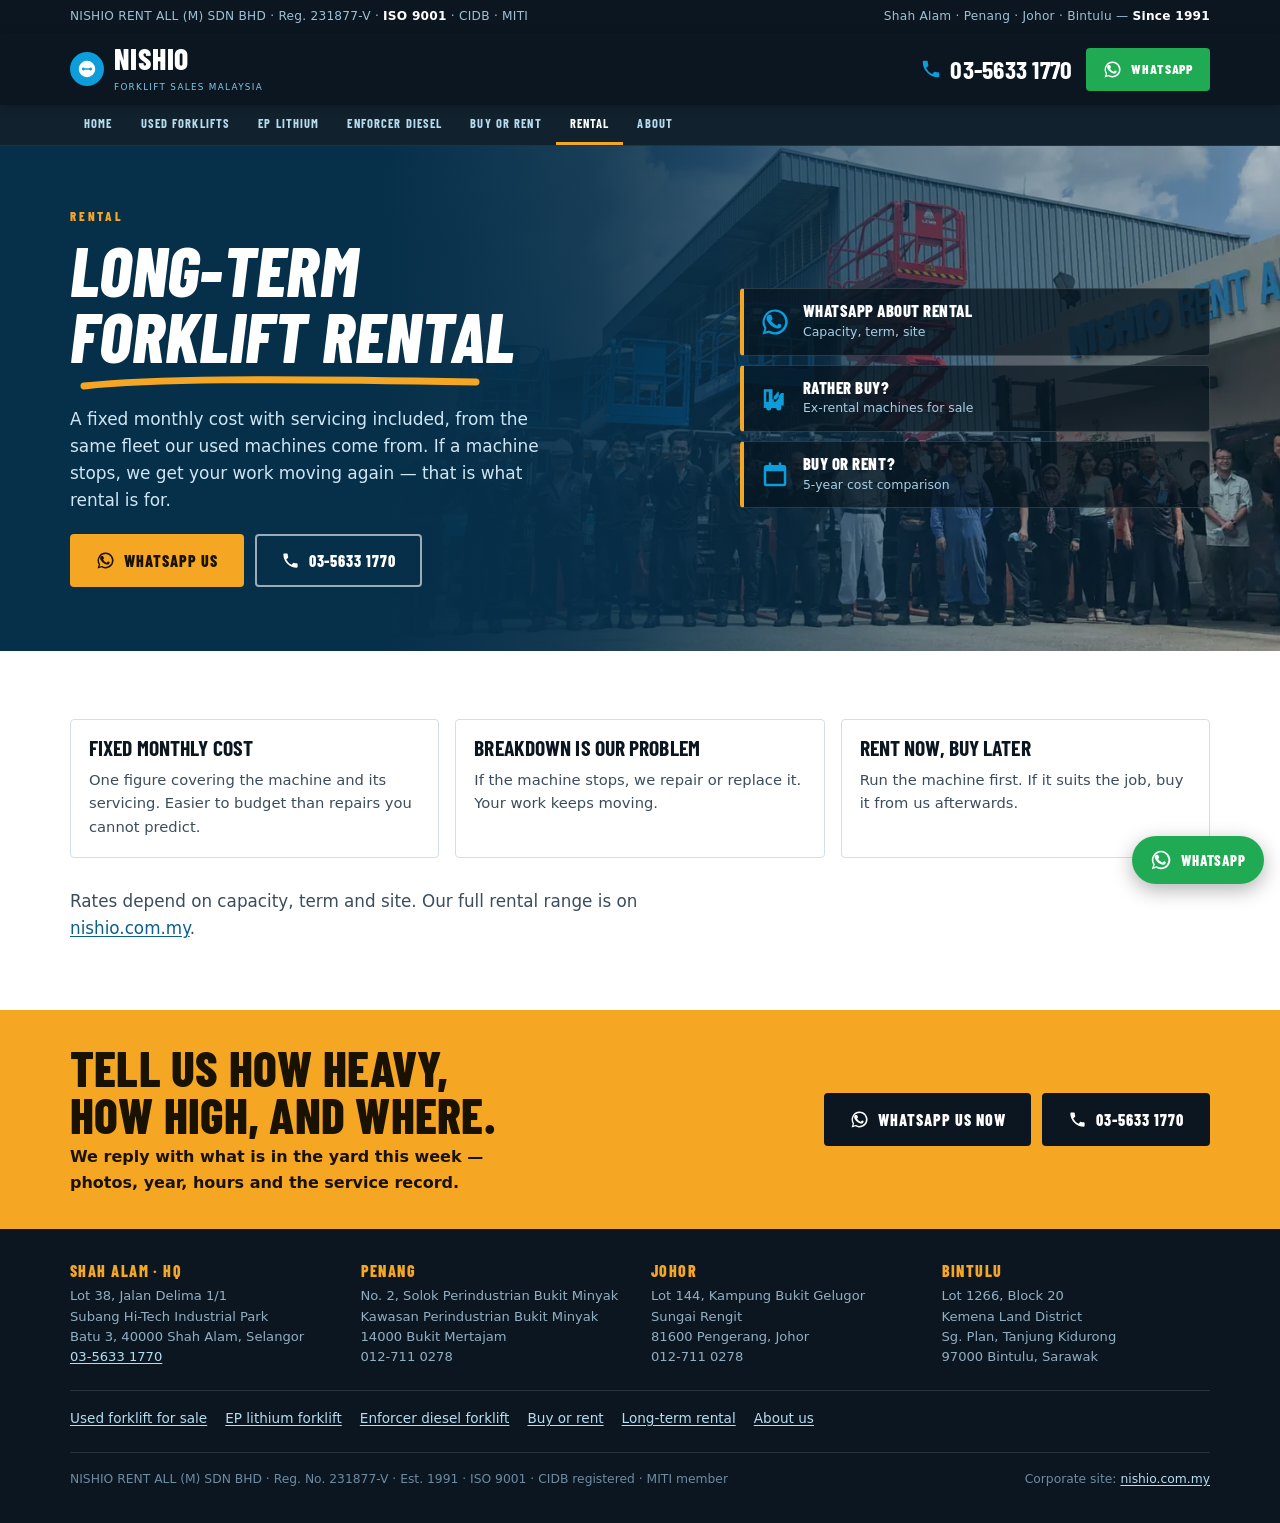
<file: rental/index.html>
<!doctype html><html lang="en-MY"><head>
<meta charset="utf-8"><meta name="viewport" content="width=device-width,initial-scale=1">
<title>Long-Term Forklift Rental | NISHIO Rent All Malaysia</title><meta name="description" content="Long-term forklift rental in Malaysia with servicing included and a fixed monthly cost, from the same fleet our used machines come from.">
<link rel="canonical" href="https://lp.nishio.com.my/rental/"><meta name="robots" content="noindex,follow">
<meta property="og:type" content="website"><meta property="og:title" content="Long-Term Forklift Rental | NISHIO Rent All Malaysia">
<meta property="og:description" content="Long-term forklift rental in Malaysia with servicing included and a fixed monthly cost, from the same fleet our used machines come from."><meta property="og:url" content="https://lp.nishio.com.my/rental/">
<meta property="og:image" content="https://lp.nishio.com.my/img/hq-team.webp"><meta property="og:locale" content="en_MY">
<meta name="theme-color" content="#0b1620">
<link rel="preconnect" href="https://fonts.gstatic.com" crossorigin>
<link rel="stylesheet" href="https://fonts.googleapis.com/css2?family=Barlow+Condensed:ital,wght@0,700;0,800;1,800&display=swap">
<link rel="preload" as="image" href="/img/hq-team.webp" fetchpriority="high">
<style>:root{
--blue:#0d9ddb;--blue-d:#0a5f8f;--blue-dd:#073f62;
--ink:#0b1620;--ink-2:#3b4d5c;--ink-3:#6d8194;
--paper:#fff;--paper-2:#f2f6f9;--paper-3:#e4ecf2;--line:#d3dfe8;--line-2:#a8bccb;
--amber:#f5a623;--amber-d:#b5740a;--amber-bg:#fff4e0;
--green:#157a45;--green-bg:#e3f4ea;--wa:#1faa53;
--r:4px}
@media(prefers-color-scheme:dark){:root{
--ink:#e9f1f6;--ink-2:#a7bccb;--ink-3:#7d93a5;
--paper:#0b131a;--paper-2:#121c25;--paper-3:#1a2732;--line:#243440;--line-2:#3a4e5d;
--amber:#f5a623;--amber-d:#f5a623;--amber-bg:#2d2213;
--green:#4cc184;--green-bg:#10281c;--wa:#25d366}}
*{box-sizing:border-box}
body{margin:0;background:var(--paper);color:var(--ink);font:400 16px/1.6 system-ui,-apple-system,"Segoe UI",Roboto,"Helvetica Neue",Arial,sans-serif;-webkit-font-smoothing:antialiased}
img{max-width:100%;height:auto;display:block}
p{margin:0}
a{color:var(--blue-d);text-underline-offset:2px}
:focus-visible{outline:3px solid var(--amber);outline-offset:2px}
.skip{position:absolute;left:-9999px}.skip:focus{left:8px;top:8px;z-index:99;background:#fff;color:#000;padding:10px 14px}
h1,h2,h3,.disp{font-family:"Barlow Condensed",Impact,"Haettenschweiler","Arial Narrow",sans-serif;font-weight:800;text-transform:uppercase;line-height:.95;letter-spacing:.005em;margin:0;text-wrap:balance}
h1{font-size:clamp(2.3rem,6.4vw,4.35rem);font-style:italic;max-width:15ch}
h2{font-size:clamp(1.9rem,4.6vw,3.1rem)}
h3{font-size:1.35rem;font-weight:700}
.wrap{max-width:1180px;margin:0 auto;padding-inline:20px}

/* ---- header ---- */
.topbar{background:var(--ink);color:#9fc0d4;font-size:.76rem;letter-spacing:.02em}
.topbar .wrap{display:flex;flex-wrap:wrap;gap:3px 18px;justify-content:space-between;align-items:center;padding-block:7px}
.topbar b{color:#fff}
.hdr{background:var(--ink);color:#fff;position:sticky;top:0;z-index:40;box-shadow:0 2px 10px rgba(0,0,0,.18)}
.hdr .wrap{display:flex;flex-wrap:wrap;gap:10px 20px;align-items:center;justify-content:space-between;padding-block:11px}
.logo{display:flex;align-items:center;gap:10px;text-decoration:none;color:#fff}
.logo .mark{width:34px;height:34px;flex:0 0 34px;border-radius:50%;background:var(--blue);display:grid;place-items:center}
.logo .mark svg{width:22px;height:22px;fill:#fff}
.logo b{font-family:"Barlow Condensed",sans-serif;font-weight:800;font-size:1.85rem;letter-spacing:.03em;line-height:1;color:#fff}
.logo small{display:block;font-size:.55rem;letter-spacing:.15em;color:#7fc7e8;text-transform:uppercase;margin-top:2px}
.hdr-cta{display:flex;align-items:center;gap:14px;flex-wrap:wrap}
.phone{display:flex;align-items:center;gap:8px;color:#fff;text-decoration:none}
.phone svg{width:22px;height:22px;fill:var(--blue)}
.phone span{font-family:"Barlow Condensed",sans-serif;font-weight:700;font-size:1.6rem;line-height:1;letter-spacing:.01em}
.navbar{background:#11212d;border-bottom:1px solid rgba(255,255,255,.08)}
.nav{display:flex;flex-wrap:wrap}
.nav a{font:700 .78rem/1 "Barlow Condensed",sans-serif;text-transform:uppercase;letter-spacing:.09em;color:#b6dcf0;text-decoration:none;padding:12px 14px;border-bottom:3px solid transparent}
.nav a:hover{color:#fff;background:rgba(255,255,255,.08)}
.nav a.here{color:#fff;border-bottom-color:var(--amber)}

/* ---- buttons ---- */
.btn{display:inline-flex;align-items:center;justify-content:center;gap:9px;font:800 1rem/1 "Barlow Condensed",sans-serif;text-transform:uppercase;letter-spacing:.06em;padding:15px 24px;border-radius:var(--r);text-decoration:none;border:2px solid transparent;cursor:pointer}
.btn svg{width:19px;height:19px;fill:currentColor}
.btn-wa{background:var(--wa);color:#fff}
.btn-wa:hover{filter:brightness(1.1)}
.btn-dark{background:var(--ink);color:#fff}
.btn-dark:hover{background:#000}
.btn-amber{background:var(--amber);color:#1a1200}
.btn-amber:hover{filter:brightness(1.07)}
.btn-out{background:transparent;color:#fff;border-color:rgba(255,255,255,.6)}
.btn-out:hover{background:rgba(255,255,255,.15);border-color:#fff}
.btn-line{background:transparent;color:var(--ink);border-color:var(--line-2)}
.btn-line:hover{border-color:var(--blue-d);color:var(--blue-d)}
.btn-sm{padding:10px 15px;font-size:.85rem}
.cta-row{display:flex;flex-wrap:wrap;gap:11px}

/* ---- hero ---- */
.hero{position:relative;color:#fff;overflow:hidden;background:linear-gradient(135deg,#0a5f8f 0,#062f4a 70%)}
.hero .photo{position:absolute;inset:0 0 0 30%;background:url(/img/hq-team.webp) 60% center/cover no-repeat;z-index:0}
.hero::after{content:"";position:absolute;inset:0;z-index:1;background:
 linear-gradient(90deg,#062f4a 0,#062f4a 30%,rgba(6,47,74,.92) 46%,rgba(6,47,74,.55) 72%,rgba(6,47,74,.3) 100%)}
.hero .wrap{position:relative;z-index:2;padding-block:clamp(38px,5.5vw,64px)}
.hero-grid{display:grid;grid-template-columns:1.15fr .85fr;gap:34px;align-items:center}
.kicker{font:800 .8rem/1 "Barlow Condensed",sans-serif;letter-spacing:.22em;text-transform:uppercase;color:var(--amber);margin-bottom:14px}
.hero h1{color:#fff;margin-bottom:6px}
.swoosh{display:block;width:min(420px,78%);height:15px;margin:2px 0 16px}
.swoosh path{fill:none;stroke:var(--amber);stroke-width:7;stroke-linecap:round}
.sub{font-size:1.06rem;color:#cfe6f4;max-width:46ch;margin-bottom:20px}
.picks{display:flex;flex-direction:column;gap:9px}
.pick{display:flex;align-items:center;gap:13px;background:rgba(6,20,30,.72);border:1px solid rgba(255,255,255,.14);border-left:4px solid var(--amber);padding:13px 16px;border-radius:var(--r);text-decoration:none;color:#fff}
.pick:hover{background:rgba(6,20,30,.92);border-left-color:#fff;transform:translateX(3px)}
.pick svg{width:30px;height:30px;flex:0 0 30px;fill:var(--blue)}
.pick b{font:800 1.04rem/1.05 "Barlow Condensed",sans-serif;text-transform:uppercase;letter-spacing:.03em;display:block}
.pick i{font-style:normal;font-size:.78rem;color:#a8cde3;display:block;margin-top:2px}
@media(max-width:900px){.hero-grid{grid-template-columns:1fr;gap:26px}.hero .photo{inset:0;opacity:.35}}

/* ---- strips ---- */
.facts{background:var(--amber);color:#1a1200}
.facts .wrap{display:grid;grid-template-columns:repeat(4,1fr);padding-block:0}
.facts div{padding:15px 6px 16px;border-left:1px solid rgba(0,0,0,.14)}
.facts div:first-child{border-left:0}
.facts b{display:block;font:800 1.9rem/1 "Barlow Condensed",sans-serif;text-transform:uppercase}
.facts span{font-size:.72rem;font-weight:600;opacity:.8}
@media(max-width:700px){.facts .wrap{grid-template-columns:repeat(2,1fr)}.facts div:nth-child(3){border-left:0}}

section{padding-block:clamp(40px,5.5vw,68px)}
.sec-2{background:var(--paper-2);border-block:1px solid var(--line)}
.sec-dark{background:var(--ink);color:#fff}
.sec-dark h2,.sec-dark h3{color:#fff}
.sec-dark p{color:#a9c4d5}
.eyebrow{font:800 .74rem/1 "Barlow Condensed",sans-serif;letter-spacing:.2em;text-transform:uppercase;color:var(--blue-d);margin-bottom:9px}
.sec-dark .eyebrow{color:var(--amber)}
.lede{font-size:1.05rem;color:var(--ink-2);max-width:62ch}
.sec-dark .lede{color:#a9c4d5}
.stack{display:flex;flex-direction:column;gap:14px}
.stack-lg{display:flex;flex-direction:column;gap:30px}

/* ---- category tiles ---- */
.tiles{display:grid;grid-template-columns:repeat(3,1fr);gap:14px}
.tile{position:relative;display:block;text-decoration:none;color:#fff;border-radius:var(--r);overflow:hidden;background:var(--ink);min-height:210px}
.tile img{position:absolute;inset:0;width:100%;height:100%;object-fit:cover;opacity:.62}
.tile .tin{position:relative;z-index:2;padding:18px;display:flex;flex-direction:column;justify-content:flex-end;min-height:210px;
 background:linear-gradient(180deg,rgba(11,22,32,.15) 0,rgba(11,22,32,.85) 68%)}
.tile:hover img{opacity:.8}
.tile h3{font-size:1.5rem;color:#fff}
.tile p{font-size:.84rem;color:#c3d8e6;margin-top:4px}
.tile .go{margin-top:10px;font:800 .78rem/1 "Barlow Condensed",sans-serif;letter-spacing:.12em;text-transform:uppercase;color:var(--amber)}
@media(max-width:860px){.tiles{grid-template-columns:repeat(2,1fr)}}
@media(max-width:560px){.tiles{grid-template-columns:1fr}}

.grid-3{display:grid;grid-template-columns:repeat(3,1fr);gap:16px}
.grid-2{display:grid;grid-template-columns:repeat(2,1fr);gap:22px}
@media(max-width:860px){.grid-3{grid-template-columns:repeat(2,1fr)}}
@media(max-width:620px){.grid-3,.grid-2{grid-template-columns:1fr}}
.card{border:1px solid var(--line);border-radius:var(--r);background:var(--paper);overflow:hidden;display:flex;flex-direction:column}
.card-body{padding:17px 18px 19px;display:flex;flex-direction:column;gap:10px;flex:1}
.card p{font-size:.92rem;color:var(--ink-2)}
.card ul{margin:0;padding-left:18px;font-size:.9rem;color:var(--ink-2);display:flex;flex-direction:column;gap:5px}
.card .foot{margin-top:auto;padding-top:6px}
.badge{align-self:flex-start;font:800 .72rem/1 "Barlow Condensed",sans-serif;letter-spacing:.11em;text-transform:uppercase;padding:6px 10px;border-radius:2px}
.badge.ok{background:var(--green-bg);color:var(--green)}
.badge.hot{background:var(--amber);color:#1a1200}
.gallery{display:grid;grid-template-columns:repeat(4,1fr);gap:10px}
.gallery img{aspect-ratio:1;object-fit:cover;border-radius:var(--r);border:1px solid var(--line)}
@media(max-width:860px){.gallery{grid-template-columns:repeat(3,1fr)}}
@media(max-width:560px){.gallery{grid-template-columns:repeat(2,1fr)}}
figure{margin:0;display:flex;flex-direction:column;gap:6px}
figure img{border-radius:var(--r);border:1px solid var(--line)}
figcaption,.capt{font-size:.76rem;color:var(--ink-3)}
.qlist{display:flex;flex-direction:column;border-top:1px solid rgba(255,255,255,.14)}
.qrow{display:grid;grid-template-columns:auto 1fr;gap:18px;padding:18px 0;border-bottom:1px solid rgba(255,255,255,.14);align-items:start}
.qnum{font:800 1.6rem/1 "Barlow Condensed",sans-serif;color:var(--amber)}
.qrow h3{margin-bottom:5px}
.qrow p{font-size:.93rem;max-width:72ch}
.qrow .ans{margin-top:8px;font-size:.88rem;color:#dbeaf4;border-left:3px solid var(--amber);padding:7px 13px;background:rgba(255,255,255,.05)}
.tablewrap{overflow-x:auto;border:1px solid var(--line);border-radius:var(--r)}
table{border-collapse:collapse;width:100%;min-width:520px;font-size:.9rem}
th,td{text-align:left;padding:12px 14px;border-bottom:1px solid var(--line)}
th{background:var(--ink);color:#fff;font:800 .74rem/1.2 "Barlow Condensed",sans-serif;letter-spacing:.12em;text-transform:uppercase}
tbody tr:last-child td{border-bottom:0}
tbody tr:nth-child(even){background:var(--paper-2)}
.brands{display:flex;flex-wrap:wrap;gap:7px}
.brands span{font:800 1.12rem/1 "Barlow Condensed",sans-serif;text-transform:uppercase;letter-spacing:.04em;color:var(--ink-2);border:1px solid var(--line);border-radius:2px;padding:8px 13px;background:var(--paper)}
.callout{border-left:4px solid var(--amber);background:var(--paper-2);padding:16px 18px;border-radius:0 var(--r) var(--r) 0;display:flex;flex-direction:column;gap:7px}
.sec-dark .callout{background:rgba(255,255,255,.06)}
.callout p{font-size:.92rem;color:var(--ink-2)}
.sec-dark .callout p{color:#c3d8e6}
.faq details{border-bottom:1px solid var(--line)}
.faq summary{cursor:pointer;padding:15px 2px;font:800 1.08rem/1.2 "Barlow Condensed",sans-serif;text-transform:uppercase;list-style:none;display:flex;justify-content:space-between;gap:16px}
.faq summary::-webkit-details-marker{display:none}
.faq summary::after{content:"+";color:var(--amber);font-size:1.3rem;line-height:1}
.faq details[open] summary::after{content:"\2013"}
.faq p{padding:0 2px 16px;font-size:.93rem;color:var(--ink-2);max-width:72ch}
.prose{max-width:66ch;display:flex;flex-direction:column;gap:13px}
.prose p{color:var(--ink-2)}
.sec-dark .prose p{color:#a9c4d5}
.prose ul{margin:0;padding-left:19px;color:var(--ink-2);display:flex;flex-direction:column;gap:6px;font-size:.95rem}
.sec-dark .prose ul{color:#a9c4d5}
.band{background:var(--amber);color:#1a1200}
.band .wrap{display:flex;flex-wrap:wrap;gap:20px;align-items:center;justify-content:space-between;padding-block:34px}
.band h2{color:#1a1200;max-width:20ch}
.band p{font-weight:600;max-width:42ch;margin-top:6px}
.ftr{background:var(--ink);color:#93aec1;font-size:.86rem}
.ftr .wrap{padding-block:34px;display:flex;flex-direction:column;gap:22px}
.ftr a{color:#b6dcf0}
.branches{display:grid;grid-template-columns:repeat(4,1fr);gap:22px}
.branches h4{font:800 1rem/1 "Barlow Condensed",sans-serif;text-transform:uppercase;letter-spacing:.09em;color:var(--amber);margin:0 0 7px}
.branches address{font-style:normal;font-size:.82rem;line-height:1.55}
.ftrnav{display:flex;flex-wrap:wrap;gap:6px 18px;font-size:.85rem;border-top:1px solid rgba(255,255,255,.12);padding-top:17px}
.legal{border-top:1px solid rgba(255,255,255,.12);padding-top:17px;display:flex;flex-wrap:wrap;gap:8px 24px;justify-content:space-between;font-size:.77rem;color:#6d8ba1}
@media(max-width:820px){.branches{grid-template-columns:repeat(2,1fr)}}
@media(max-width:480px){.branches{grid-template-columns:1fr}}
.wafloat{position:fixed;right:16px;bottom:16px;z-index:45;display:flex;align-items:center;gap:9px;background:var(--wa);color:#fff;padding:13px 18px;border-radius:40px;box-shadow:0 6px 20px rgba(0,0,0,.3);text-decoration:none;font:800 .92rem/1 "Barlow Condensed",sans-serif;text-transform:uppercase;letter-spacing:.06em}
.wafloat svg{width:22px;height:22px;fill:#fff}
@media(max-width:620px){.wafloat{right:12px;bottom:12px;padding:11px 14px;font-size:.84rem}
.nav a{padding:10px 11px;font-size:.74rem}
.hero .wrap{padding-block:30px 26px}}
body{padding-bottom:0}
@media(prefers-reduced-motion:reduce){*{transition:none!important}}
.pick,.tile img{transition:all .15s ease}</style>
<script type="application/ld+json">{"@context":"https://schema.org","@type":"Organization","name":"NISHIO RENT ALL (M) SDN BHD","alternateName":"NISHIO Rent All Malaysia","url":"https://lp.nishio.com.my/","foundingDate":"1991","telephone":"+60356331770","address":{"@type":"PostalAddress","streetAddress":"Lot 38, Jalan Delima 1/1, Subang Hi-Tech Industrial Park, Batu 3","addressLocality":"Shah Alam","addressRegion":"Selangor","postalCode":"40000","addressCountry":"MY"},"areaServed":{"@type":"Country","name":"Malaysia"},"sameAs":["https://www.nishio.com.my"]}</script>
<script async src="https://www.googletagmanager.com/gtag/js?id=G-WSLFVWD3RJ"></script>
<script>window.dataLayer=window.dataLayer||[];function gtag(){dataLayer.push(arguments)}
gtag('js',new Date());gtag('config','G-WSLFVWD3RJ');
document.addEventListener('click',function(e){var a=e.target.closest('a');if(!a||!a.href)return;
if(/wa\.me|api\.whatsapp/.test(a.href))gtag('event','whatsapp_click',{page_path:location.pathname});
else if(a.href.indexOf('tel:')===0)gtag('event','tel_click',{page_path:location.pathname})});</script>
</head><body>
<a class="skip" href="#main">Skip to content</a>
<div class="topbar"><div class="wrap">
<span>NISHIO RENT ALL (M) SDN BHD &middot; Reg. 231877-V &middot; <b>ISO 9001</b> &middot; CIDB &middot; MITI</span>
<span>Shah Alam &middot; Penang &middot; Johor &middot; Bintulu &mdash; <b>Since 1991</b></span>
</div></div>
<header class="hdr"><div class="wrap">
<a class="logo" href="/"><span class="mark"><svg viewBox="0 0 24 24"><path d="M3 12a9 9 0 0 1 9-9 9 9 0 0 1 9 9 9 9 0 0 1-9 9 9 9 0 0 1-9-9zm3.4 0c0 .9.7 1.6 1.6 1.6.6 0 1.1-.3 1.4-.8h5.2c.3.5.8.8 1.4.8.9 0 1.6-.7 1.6-1.6s-.7-1.6-1.6-1.6c-.6 0-1.1.3-1.4.8H9.4c-.3-.5-.8-.8-1.4-.8-.9 0-1.6.7-1.6 1.6z"/></svg></span><span><b>NISHIO</b><small>Forklift Sales Malaysia</small></span></a>
<div class="hdr-cta">
<a class="phone" href="tel:+60356331770"><svg viewBox="0 0 24 24"><path d="M6.6 10.8a15.1 15.1 0 0 0 6.6 6.6l2.2-2.2c.3-.3.7-.4 1-.2 1.1.4 2.4.6 3.6.6.6 0 1 .4 1 1V20c0 .6-.4 1-1 1A17 17 0 0 1 3 4c0-.6.4-1 1-1h3.5c.6 0 1 .4 1 1 0 1.3.2 2.5.6 3.6.1.4 0 .8-.2 1l-2.3 2.2z"/></svg><span>03-5633 1770</span></a>
<a class="btn btn-wa btn-sm" href="https://wa.me/60123149699"><svg viewBox="0 0 24 24"><path d="M17.5 14.4c-.3-.2-1.8-.9-2-1s-.5-.1-.7.1-.8 1-1 1.2-.3.2-.6 0-1.3-.5-2.4-1.5c-.9-.8-1.5-1.8-1.7-2.1s0-.5.1-.6.3-.4.5-.6.2-.3.3-.5 0-.4 0-.5-.7-1.6-.9-2.2-.5-.5-.7-.5H7c-.2 0-.5.1-.8.4s-1 1-1 2.4 1 2.8 1.2 3 2 3.1 5 4.4c1.8.8 2.5.8 3.4.7.6-.1 1.7-.7 2-1.4s.2-1.3.2-1.4-.3-.2-.5-.3z"/><path d="M12 2A10 10 0 0 0 3.5 17.2L2 22l4.9-1.5A10 10 0 1 0 12 2zm0 18.1a8.2 8.2 0 0 1-4.2-1.1l-.3-.2-3.1.8.8-3-.2-.3A8.2 8.2 0 1 1 12 20.1z"/></svg> WhatsApp</a>
</div></div></header>
<div class="navbar"><div class="wrap"><nav class="nav" aria-label="Main">
<a href="/">Home</a><a href="/used-forklift/">Used Forklifts</a>
<a href="/new-forklift/ep-lithium/">EP Lithium</a><a href="/new-forklift/enforcer/">Enforcer Diesel</a>
<a href="/guide/buy-or-rent-forklift/">Buy or Rent</a><a href="/rental/" class="here" aria-current="page">Rental</a>
<a href="/about/">About</a>
</nav></div></div><main id="main"><div class="hero"><div class="photo"></div><div class="wrap"><div class="hero-grid">
<div><p class="kicker">Rental</p><h1>Long-term forklift rental</h1>
<svg class="swoosh" viewBox="0 0 400 15" aria-hidden="true"><path d="M4 11C70 4 180 3 396 7"/></svg>
<p class="sub">A fixed monthly cost with servicing included, from the same fleet our used machines come from. If a machine stops, we get your work moving again &mdash; that is what rental is for.</p>
<div class="cta-row"><a class="btn btn-amber" href="https://wa.me/60123149699"><svg viewBox="0 0 24 24"><path d="M17.5 14.4c-.3-.2-1.8-.9-2-1s-.5-.1-.7.1-.8 1-1 1.2-.3.2-.6 0-1.3-.5-2.4-1.5c-.9-.8-1.5-1.8-1.7-2.1s0-.5.1-.6.3-.4.5-.6.2-.3.3-.5 0-.4 0-.5-.7-1.6-.9-2.2-.5-.5-.7-.5H7c-.2 0-.5.1-.8.4s-1 1-1 2.4 1 2.8 1.2 3 2 3.1 5 4.4c1.8.8 2.5.8 3.4.7.6-.1 1.7-.7 2-1.4s.2-1.3.2-1.4-.3-.2-.5-.3z"/><path d="M12 2A10 10 0 0 0 3.5 17.2L2 22l4.9-1.5A10 10 0 1 0 12 2zm0 18.1a8.2 8.2 0 0 1-4.2-1.1l-.3-.2-3.1.8.8-3-.2-.3A8.2 8.2 0 1 1 12 20.1z"/></svg> WhatsApp Us</a>
<a class="btn btn-out" href="tel:+60356331770"><svg viewBox="0 0 24 24"><path d="M6.6 10.8a15.1 15.1 0 0 0 6.6 6.6l2.2-2.2c.3-.3.7-.4 1-.2 1.1.4 2.4.6 3.6.6.6 0 1 .4 1 1V20c0 .6-.4 1-1 1A17 17 0 0 1 3 4c0-.6.4-1 1-1h3.5c.6 0 1 .4 1 1 0 1.3.2 2.5.6 3.6.1.4 0 .8-.2 1l-2.3 2.2z"/></svg> 03-5633 1770</a></div></div>
<div class="picks"><a class="pick" href="https://wa.me/60123149699"><svg viewBox="0 0 24 24"><path d="M17.5 14.4c-.3-.2-1.8-.9-2-1s-.5-.1-.7.1-.8 1-1 1.2-.3.2-.6 0-1.3-.5-2.4-1.5c-.9-.8-1.5-1.8-1.7-2.1s0-.5.1-.6.3-.4.5-.6.2-.3.3-.5 0-.4 0-.5-.7-1.6-.9-2.2-.5-.5-.7-.5H7c-.2 0-.5.1-.8.4s-1 1-1 2.4 1 2.8 1.2 3 2 3.1 5 4.4c1.8.8 2.5.8 3.4.7.6-.1 1.7-.7 2-1.4s.2-1.3.2-1.4-.3-.2-.5-.3z"/><path d="M12 2A10 10 0 0 0 3.5 17.2L2 22l4.9-1.5A10 10 0 1 0 12 2zm0 18.1a8.2 8.2 0 0 1-4.2-1.1l-.3-.2-3.1.8.8-3-.2-.3A8.2 8.2 0 1 1 12 20.1z"/></svg><span><b>WhatsApp About Rental</b><i>Capacity, term, site</i></span></a><a class="pick" href="/used-forklift/"><svg viewBox="0 0 24 24"><path d="M3 5h7v8h3l4-5h2v10h-2v2a2 2 0 1 1-4 0H9a2 2 0 1 1-4 0H3V5zm2 2v8h2V7H5zm6 8h1.6l2.4-3V7h-.7l-3.3 4v4z"/></svg><span><b>Rather Buy?</b><i>Ex-rental machines for sale</i></span></a><a class="pick" href="/guide/buy-or-rent-forklift/"><svg viewBox="0 0 24 24"><path d="M7 2v2H5a2 2 0 0 0-2 2v13a2 2 0 0 0 2 2h14a2 2 0 0 0 2-2V6a2 2 0 0 0-2-2h-2V2h-2v2H9V2H7zm12 7v10H5V9h14z"/></svg><span><b>Buy or Rent?</b><i>5-year cost comparison</i></span></a></div></div></div></div>
<section><div class="wrap stack-lg">
<div class="grid-3">
<article class="card"><div class="card-body"><h3>Fixed monthly cost</h3><p>One figure covering the machine and its servicing. Easier to budget than repairs you cannot predict.</p></div></article>
<article class="card"><div class="card-body"><h3>Breakdown is our problem</h3><p>If the machine stops, we repair or replace it. Your work keeps moving.</p></div></article>
<article class="card"><div class="card-body"><h3>Rent now, buy later</h3><p>Run the machine first. If it suits the job, buy it from us afterwards.</p></div></article>
</div>
<p class="lede">Rates depend on capacity, term and site. Our full rental range is on <a href="https://www.nishio.com.my/forklift-rental">nishio.com.my</a>.</p>
</div></section></main>
<div class="band"><div class="wrap">
<div><h2>Tell us how heavy, how high, and where.</h2>
<p>We reply with what is in the yard this week &mdash; photos, year, hours and the service record.</p></div>
<div class="cta-row"><a class="btn btn-dark" href="https://wa.me/60123149699"><svg viewBox="0 0 24 24"><path d="M17.5 14.4c-.3-.2-1.8-.9-2-1s-.5-.1-.7.1-.8 1-1 1.2-.3.2-.6 0-1.3-.5-2.4-1.5c-.9-.8-1.5-1.8-1.7-2.1s0-.5.1-.6.3-.4.5-.6.2-.3.3-.5 0-.4 0-.5-.7-1.6-.9-2.2-.5-.5-.7-.5H7c-.2 0-.5.1-.8.4s-1 1-1 2.4 1 2.8 1.2 3 2 3.1 5 4.4c1.8.8 2.5.8 3.4.7.6-.1 1.7-.7 2-1.4s.2-1.3.2-1.4-.3-.2-.5-.3z"/><path d="M12 2A10 10 0 0 0 3.5 17.2L2 22l4.9-1.5A10 10 0 1 0 12 2zm0 18.1a8.2 8.2 0 0 1-4.2-1.1l-.3-.2-3.1.8.8-3-.2-.3A8.2 8.2 0 1 1 12 20.1z"/></svg> WhatsApp Us Now</a>
<a class="btn btn-dark" href="tel:+60356331770"><svg viewBox="0 0 24 24"><path d="M6.6 10.8a15.1 15.1 0 0 0 6.6 6.6l2.2-2.2c.3-.3.7-.4 1-.2 1.1.4 2.4.6 3.6.6.6 0 1 .4 1 1V20c0 .6-.4 1-1 1A17 17 0 0 1 3 4c0-.6.4-1 1-1h3.5c.6 0 1 .4 1 1 0 1.3.2 2.5.6 3.6.1.4 0 .8-.2 1l-2.3 2.2z"/></svg> 03-5633 1770</a></div>
</div></div>
<footer class="ftr"><div class="wrap">
<div class="branches">
<div><h4>Shah Alam &middot; HQ</h4><address>Lot 38, Jalan Delima 1/1<br>Subang Hi-Tech Industrial Park<br>Batu 3, 40000 Shah Alam, Selangor<br><a href="tel:+60356331770">03-5633 1770</a></address></div>
<div><h4>Penang</h4><address>No. 2, Solok Perindustrian Bukit Minyak<br>Kawasan Perindustrian Bukit Minyak<br>14000 Bukit Mertajam<br>012-711 0278</address></div>
<div><h4>Johor</h4><address>Lot 144, Kampung Bukit Gelugor<br>Sungai Rengit<br>81600 Pengerang, Johor<br>012-711 0278</address></div>
<div><h4>Bintulu</h4><address>Lot 1266, Block 20<br>Kemena Land District<br>Sg. Plan, Tanjung Kidurong<br>97000 Bintulu, Sarawak</address></div>
</div>
<div class="ftrnav">
<a href="/used-forklift/">Used forklift for sale</a><a href="/new-forklift/ep-lithium/">EP lithium forklift</a>
<a href="/new-forklift/enforcer/">Enforcer diesel forklift</a><a href="/guide/buy-or-rent-forklift/">Buy or rent</a>
<a href="/rental/">Long-term rental</a><a href="/about/">About us</a>
</div>
<div class="legal"><span>NISHIO RENT ALL (M) SDN BHD &middot; Reg. No. 231877-V &middot; Est. 1991 &middot; ISO 9001 &middot; CIDB registered &middot; MITI member</span>
<span>Corporate site: <a href="https://www.nishio.com.my">nishio.com.my</a></span></div>
</div></footer>
<a class="wafloat" href="https://wa.me/60123149699"><svg viewBox="0 0 24 24"><path d="M17.5 14.4c-.3-.2-1.8-.9-2-1s-.5-.1-.7.1-.8 1-1 1.2-.3.2-.6 0-1.3-.5-2.4-1.5c-.9-.8-1.5-1.8-1.7-2.1s0-.5.1-.6.3-.4.5-.6.2-.3.3-.5 0-.4 0-.5-.7-1.6-.9-2.2-.5-.5-.7-.5H7c-.2 0-.5.1-.8.4s-1 1-1 2.4 1 2.8 1.2 3 2 3.1 5 4.4c1.8.8 2.5.8 3.4.7.6-.1 1.7-.7 2-1.4s.2-1.3.2-1.4-.3-.2-.5-.3z"/><path d="M12 2A10 10 0 0 0 3.5 17.2L2 22l4.9-1.5A10 10 0 1 0 12 2zm0 18.1a8.2 8.2 0 0 1-4.2-1.1l-.3-.2-3.1.8.8-3-.2-.3A8.2 8.2 0 1 1 12 20.1z"/></svg> WhatsApp</a>
</body></html>
</file>
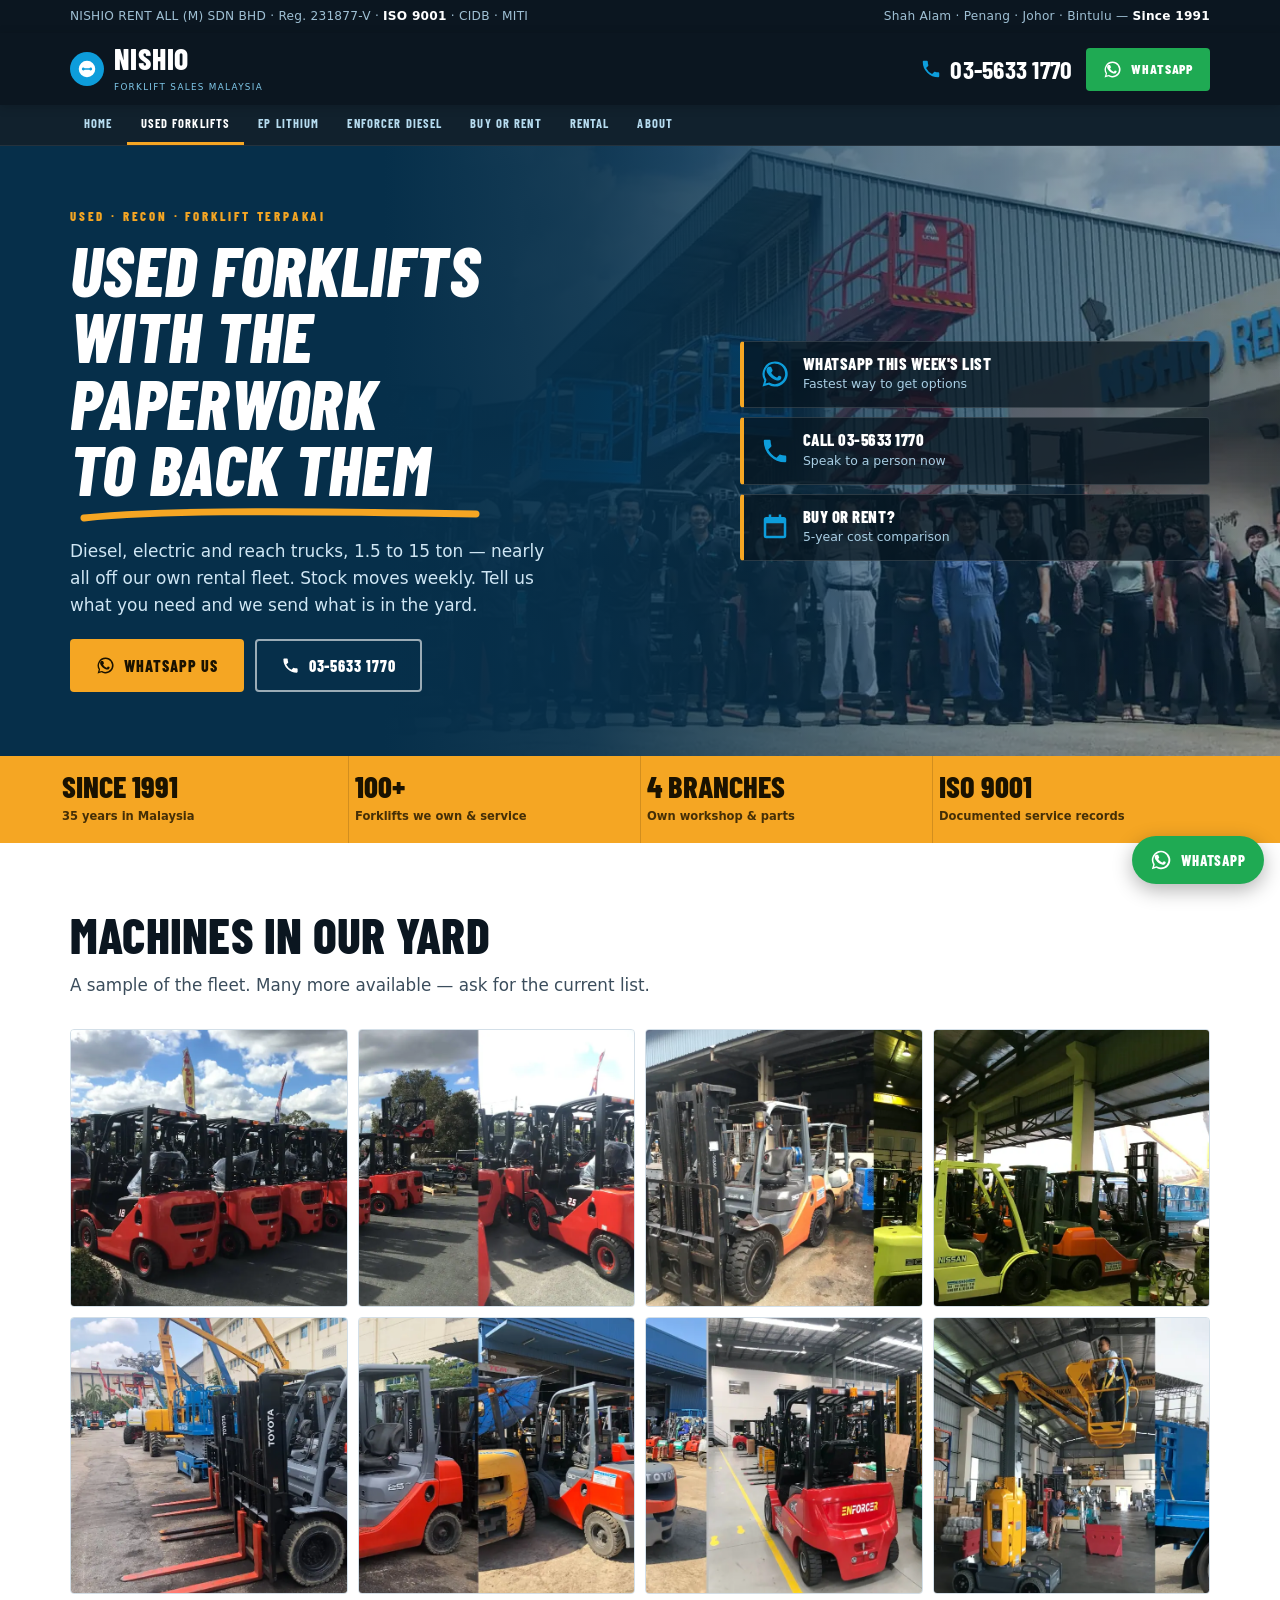
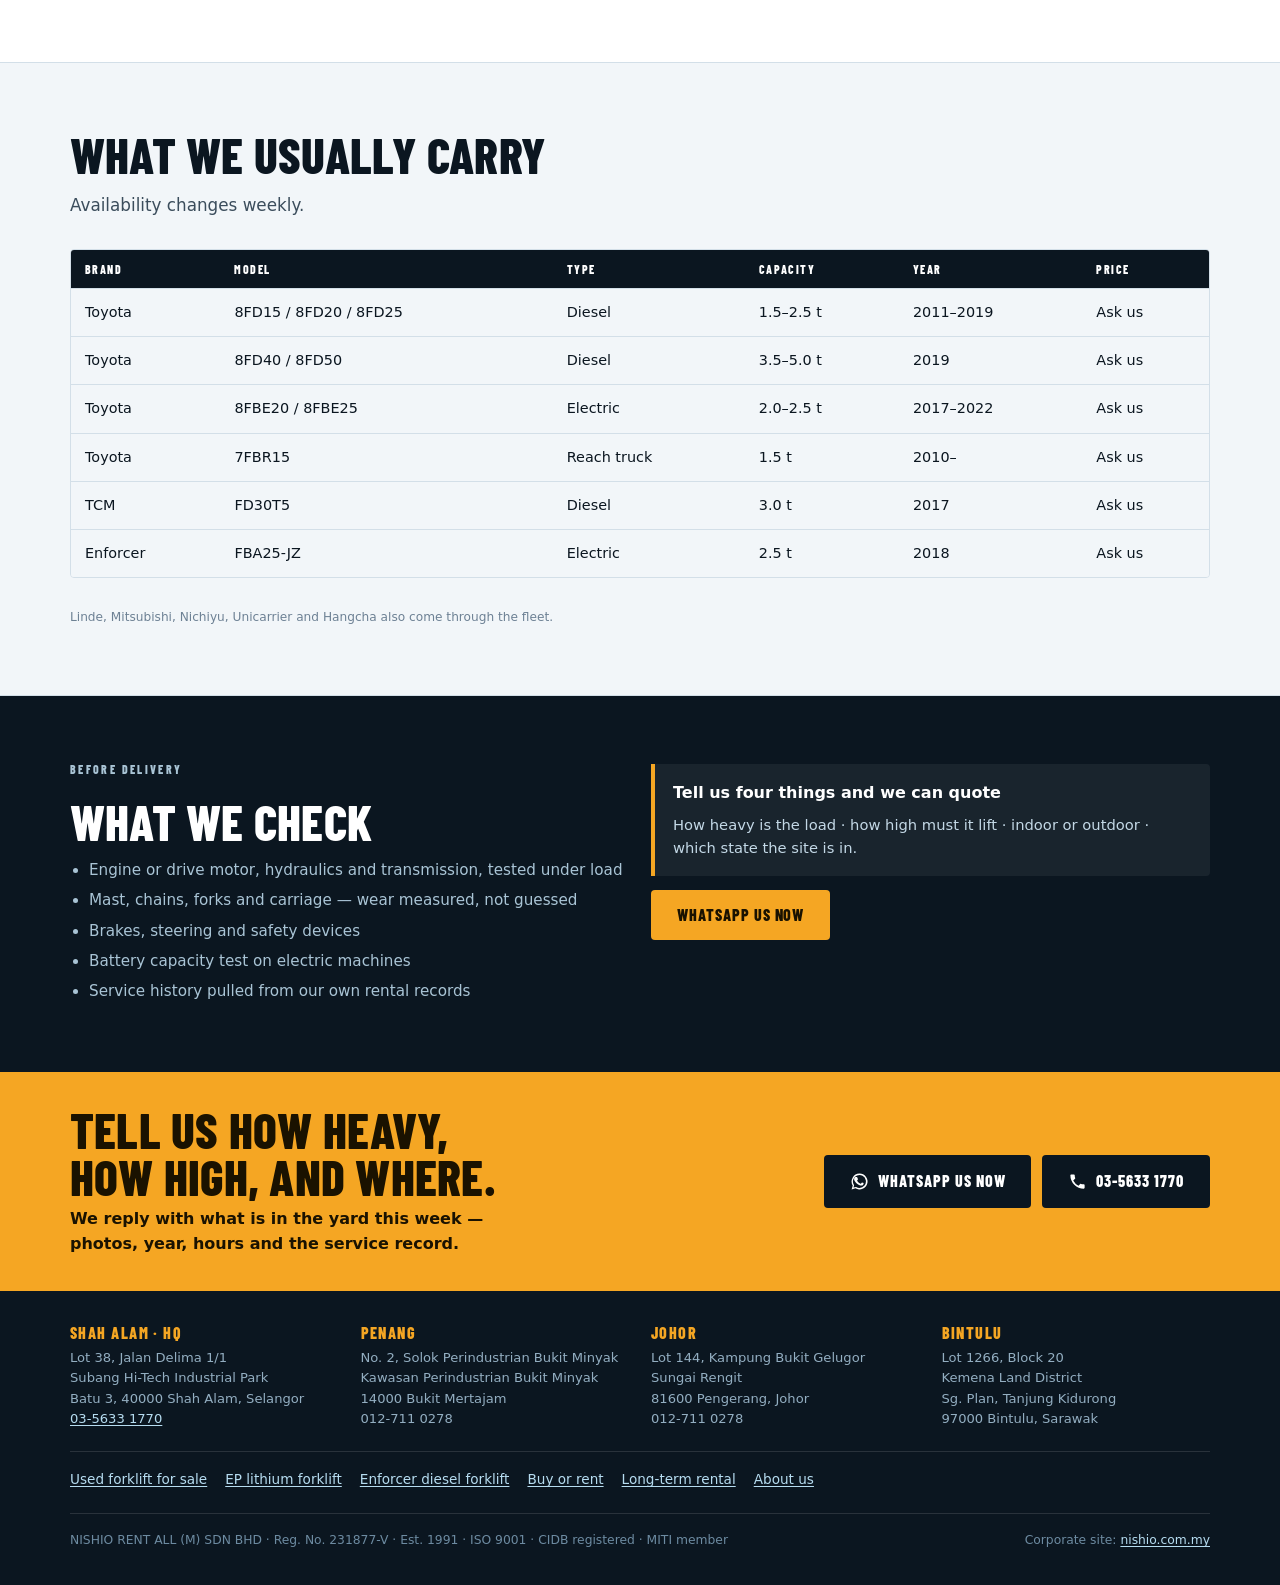
<file: used-forklift/index.html>
<!doctype html><html lang="en-MY"><head>
<meta charset="utf-8"><meta name="viewport" content="width=device-width,initial-scale=1">
<title>Used Forklift for Sale Malaysia | Recon &amp; Forklift Terpakai | NISHIO</title><meta name="description" content="Used and reconditioned forklifts for sale in Malaysia, 1.5 to 15 ton, off our own rental fleet with the service record included. Toyota, TCM and more. WhatsApp for this week's list.">
<link rel="canonical" href="https://lp.nishio.com.my/used-forklift/"><meta name="robots" content="index,follow,max-image-preview:large">
<meta property="og:type" content="website"><meta property="og:title" content="Used Forklift for Sale Malaysia | Recon &amp; Forklift Terpakai | NISHIO">
<meta property="og:description" content="Used and reconditioned forklifts for sale in Malaysia, 1.5 to 15 ton, off our own rental fleet with the service record included. Toyota, TCM and more. WhatsApp for this week's list."><meta property="og:url" content="https://lp.nishio.com.my/used-forklift/">
<meta property="og:image" content="https://lp.nishio.com.my/img/hq-team.webp"><meta property="og:locale" content="en_MY">
<meta name="theme-color" content="#0b1620">
<link rel="preconnect" href="https://fonts.gstatic.com" crossorigin>
<link rel="stylesheet" href="https://fonts.googleapis.com/css2?family=Barlow+Condensed:ital,wght@0,700;0,800;1,800&display=swap">
<link rel="preload" as="image" href="/img/hq-team.webp" fetchpriority="high">
<style>:root{
--blue:#0d9ddb;--blue-d:#0a5f8f;--blue-dd:#073f62;
--ink:#0b1620;--ink-2:#3b4d5c;--ink-3:#6d8194;
--paper:#fff;--paper-2:#f2f6f9;--paper-3:#e4ecf2;--line:#d3dfe8;--line-2:#a8bccb;
--amber:#f5a623;--amber-d:#b5740a;--amber-bg:#fff4e0;
--green:#157a45;--green-bg:#e3f4ea;--wa:#1faa53;
--r:4px}
@media(prefers-color-scheme:dark){:root{
--ink:#e9f1f6;--ink-2:#a7bccb;--ink-3:#7d93a5;
--paper:#0b131a;--paper-2:#121c25;--paper-3:#1a2732;--line:#243440;--line-2:#3a4e5d;
--amber:#f5a623;--amber-d:#f5a623;--amber-bg:#2d2213;
--green:#4cc184;--green-bg:#10281c;--wa:#25d366}}
*{box-sizing:border-box}
body{margin:0;background:var(--paper);color:var(--ink);font:400 16px/1.6 system-ui,-apple-system,"Segoe UI",Roboto,"Helvetica Neue",Arial,sans-serif;-webkit-font-smoothing:antialiased}
img{max-width:100%;height:auto;display:block}
p{margin:0}
a{color:var(--blue-d);text-underline-offset:2px}
:focus-visible{outline:3px solid var(--amber);outline-offset:2px}
.skip{position:absolute;left:-9999px}.skip:focus{left:8px;top:8px;z-index:99;background:#fff;color:#000;padding:10px 14px}
h1,h2,h3,.disp{font-family:"Barlow Condensed",Impact,"Haettenschweiler","Arial Narrow",sans-serif;font-weight:800;text-transform:uppercase;line-height:.95;letter-spacing:.005em;margin:0;text-wrap:balance}
h1{font-size:clamp(2.3rem,6.4vw,4.35rem);font-style:italic;max-width:15ch}
h2{font-size:clamp(1.9rem,4.6vw,3.1rem)}
h3{font-size:1.35rem;font-weight:700}
.wrap{max-width:1180px;margin:0 auto;padding-inline:20px}

/* ---- header ---- */
.topbar{background:var(--ink);color:#9fc0d4;font-size:.76rem;letter-spacing:.02em}
.topbar .wrap{display:flex;flex-wrap:wrap;gap:3px 18px;justify-content:space-between;align-items:center;padding-block:7px}
.topbar b{color:#fff}
.hdr{background:var(--ink);color:#fff;position:sticky;top:0;z-index:40;box-shadow:0 2px 10px rgba(0,0,0,.18)}
.hdr .wrap{display:flex;flex-wrap:wrap;gap:10px 20px;align-items:center;justify-content:space-between;padding-block:11px}
.logo{display:flex;align-items:center;gap:10px;text-decoration:none;color:#fff}
.logo .mark{width:34px;height:34px;flex:0 0 34px;border-radius:50%;background:var(--blue);display:grid;place-items:center}
.logo .mark svg{width:22px;height:22px;fill:#fff}
.logo b{font-family:"Barlow Condensed",sans-serif;font-weight:800;font-size:1.85rem;letter-spacing:.03em;line-height:1;color:#fff}
.logo small{display:block;font-size:.55rem;letter-spacing:.15em;color:#7fc7e8;text-transform:uppercase;margin-top:2px}
.hdr-cta{display:flex;align-items:center;gap:14px;flex-wrap:wrap}
.phone{display:flex;align-items:center;gap:8px;color:#fff;text-decoration:none}
.phone svg{width:22px;height:22px;fill:var(--blue)}
.phone span{font-family:"Barlow Condensed",sans-serif;font-weight:700;font-size:1.6rem;line-height:1;letter-spacing:.01em}
.navbar{background:#11212d;border-bottom:1px solid rgba(255,255,255,.08)}
.nav{display:flex;flex-wrap:wrap}
.nav a{font:700 .78rem/1 "Barlow Condensed",sans-serif;text-transform:uppercase;letter-spacing:.09em;color:#b6dcf0;text-decoration:none;padding:12px 14px;border-bottom:3px solid transparent}
.nav a:hover{color:#fff;background:rgba(255,255,255,.08)}
.nav a.here{color:#fff;border-bottom-color:var(--amber)}

/* ---- buttons ---- */
.btn{display:inline-flex;align-items:center;justify-content:center;gap:9px;font:800 1rem/1 "Barlow Condensed",sans-serif;text-transform:uppercase;letter-spacing:.06em;padding:15px 24px;border-radius:var(--r);text-decoration:none;border:2px solid transparent;cursor:pointer}
.btn svg{width:19px;height:19px;fill:currentColor}
.btn-wa{background:var(--wa);color:#fff}
.btn-wa:hover{filter:brightness(1.1)}
.btn-dark{background:var(--ink);color:#fff}
.btn-dark:hover{background:#000}
.btn-amber{background:var(--amber);color:#1a1200}
.btn-amber:hover{filter:brightness(1.07)}
.btn-out{background:transparent;color:#fff;border-color:rgba(255,255,255,.6)}
.btn-out:hover{background:rgba(255,255,255,.15);border-color:#fff}
.btn-line{background:transparent;color:var(--ink);border-color:var(--line-2)}
.btn-line:hover{border-color:var(--blue-d);color:var(--blue-d)}
.btn-sm{padding:10px 15px;font-size:.85rem}
.cta-row{display:flex;flex-wrap:wrap;gap:11px}

/* ---- hero ---- */
.hero{position:relative;color:#fff;overflow:hidden;background:linear-gradient(135deg,#0a5f8f 0,#062f4a 70%)}
.hero .photo{position:absolute;inset:0 0 0 30%;background:url(/img/hq-team.webp) 60% center/cover no-repeat;z-index:0}
.hero::after{content:"";position:absolute;inset:0;z-index:1;background:
 linear-gradient(90deg,#062f4a 0,#062f4a 30%,rgba(6,47,74,.92) 46%,rgba(6,47,74,.55) 72%,rgba(6,47,74,.3) 100%)}
.hero .wrap{position:relative;z-index:2;padding-block:clamp(38px,5.5vw,64px)}
.hero-grid{display:grid;grid-template-columns:1.15fr .85fr;gap:34px;align-items:center}
.kicker{font:800 .8rem/1 "Barlow Condensed",sans-serif;letter-spacing:.22em;text-transform:uppercase;color:var(--amber);margin-bottom:14px}
.hero h1{color:#fff;margin-bottom:6px}
.swoosh{display:block;width:min(420px,78%);height:15px;margin:2px 0 16px}
.swoosh path{fill:none;stroke:var(--amber);stroke-width:7;stroke-linecap:round}
.sub{font-size:1.06rem;color:#cfe6f4;max-width:46ch;margin-bottom:20px}
.picks{display:flex;flex-direction:column;gap:9px}
.pick{display:flex;align-items:center;gap:13px;background:rgba(6,20,30,.72);border:1px solid rgba(255,255,255,.14);border-left:4px solid var(--amber);padding:13px 16px;border-radius:var(--r);text-decoration:none;color:#fff}
.pick:hover{background:rgba(6,20,30,.92);border-left-color:#fff;transform:translateX(3px)}
.pick svg{width:30px;height:30px;flex:0 0 30px;fill:var(--blue)}
.pick b{font:800 1.04rem/1.05 "Barlow Condensed",sans-serif;text-transform:uppercase;letter-spacing:.03em;display:block}
.pick i{font-style:normal;font-size:.78rem;color:#a8cde3;display:block;margin-top:2px}
@media(max-width:900px){.hero-grid{grid-template-columns:1fr;gap:26px}.hero .photo{inset:0;opacity:.35}}

/* ---- strips ---- */
.facts{background:var(--amber);color:#1a1200}
.facts .wrap{display:grid;grid-template-columns:repeat(4,1fr);padding-block:0}
.facts div{padding:15px 6px 16px;border-left:1px solid rgba(0,0,0,.14)}
.facts div:first-child{border-left:0}
.facts b{display:block;font:800 1.9rem/1 "Barlow Condensed",sans-serif;text-transform:uppercase}
.facts span{font-size:.72rem;font-weight:600;opacity:.8}
@media(max-width:700px){.facts .wrap{grid-template-columns:repeat(2,1fr)}.facts div:nth-child(3){border-left:0}}

section{padding-block:clamp(40px,5.5vw,68px)}
.sec-2{background:var(--paper-2);border-block:1px solid var(--line)}
.sec-dark{background:var(--ink);color:#fff}
.sec-dark h2,.sec-dark h3{color:#fff}
.sec-dark p{color:#a9c4d5}
.eyebrow{font:800 .74rem/1 "Barlow Condensed",sans-serif;letter-spacing:.2em;text-transform:uppercase;color:var(--blue-d);margin-bottom:9px}
.sec-dark .eyebrow{color:var(--amber)}
.lede{font-size:1.05rem;color:var(--ink-2);max-width:62ch}
.sec-dark .lede{color:#a9c4d5}
.stack{display:flex;flex-direction:column;gap:14px}
.stack-lg{display:flex;flex-direction:column;gap:30px}

/* ---- category tiles ---- */
.tiles{display:grid;grid-template-columns:repeat(3,1fr);gap:14px}
.tile{position:relative;display:block;text-decoration:none;color:#fff;border-radius:var(--r);overflow:hidden;background:var(--ink);min-height:210px}
.tile img{position:absolute;inset:0;width:100%;height:100%;object-fit:cover;opacity:.62}
.tile .tin{position:relative;z-index:2;padding:18px;display:flex;flex-direction:column;justify-content:flex-end;min-height:210px;
 background:linear-gradient(180deg,rgba(11,22,32,.15) 0,rgba(11,22,32,.85) 68%)}
.tile:hover img{opacity:.8}
.tile h3{font-size:1.5rem;color:#fff}
.tile p{font-size:.84rem;color:#c3d8e6;margin-top:4px}
.tile .go{margin-top:10px;font:800 .78rem/1 "Barlow Condensed",sans-serif;letter-spacing:.12em;text-transform:uppercase;color:var(--amber)}
@media(max-width:860px){.tiles{grid-template-columns:repeat(2,1fr)}}
@media(max-width:560px){.tiles{grid-template-columns:1fr}}

.grid-3{display:grid;grid-template-columns:repeat(3,1fr);gap:16px}
.grid-2{display:grid;grid-template-columns:repeat(2,1fr);gap:22px}
@media(max-width:860px){.grid-3{grid-template-columns:repeat(2,1fr)}}
@media(max-width:620px){.grid-3,.grid-2{grid-template-columns:1fr}}
.card{border:1px solid var(--line);border-radius:var(--r);background:var(--paper);overflow:hidden;display:flex;flex-direction:column}
.card-body{padding:17px 18px 19px;display:flex;flex-direction:column;gap:10px;flex:1}
.card p{font-size:.92rem;color:var(--ink-2)}
.card ul{margin:0;padding-left:18px;font-size:.9rem;color:var(--ink-2);display:flex;flex-direction:column;gap:5px}
.card .foot{margin-top:auto;padding-top:6px}
.badge{align-self:flex-start;font:800 .72rem/1 "Barlow Condensed",sans-serif;letter-spacing:.11em;text-transform:uppercase;padding:6px 10px;border-radius:2px}
.badge.ok{background:var(--green-bg);color:var(--green)}
.badge.hot{background:var(--amber);color:#1a1200}
.gallery{display:grid;grid-template-columns:repeat(4,1fr);gap:10px}
.gallery img{aspect-ratio:1;object-fit:cover;border-radius:var(--r);border:1px solid var(--line)}
@media(max-width:860px){.gallery{grid-template-columns:repeat(3,1fr)}}
@media(max-width:560px){.gallery{grid-template-columns:repeat(2,1fr)}}
figure{margin:0;display:flex;flex-direction:column;gap:6px}
figure img{border-radius:var(--r);border:1px solid var(--line)}
figcaption,.capt{font-size:.76rem;color:var(--ink-3)}
.qlist{display:flex;flex-direction:column;border-top:1px solid rgba(255,255,255,.14)}
.qrow{display:grid;grid-template-columns:auto 1fr;gap:18px;padding:18px 0;border-bottom:1px solid rgba(255,255,255,.14);align-items:start}
.qnum{font:800 1.6rem/1 "Barlow Condensed",sans-serif;color:var(--amber)}
.qrow h3{margin-bottom:5px}
.qrow p{font-size:.93rem;max-width:72ch}
.qrow .ans{margin-top:8px;font-size:.88rem;color:#dbeaf4;border-left:3px solid var(--amber);padding:7px 13px;background:rgba(255,255,255,.05)}
.tablewrap{overflow-x:auto;border:1px solid var(--line);border-radius:var(--r)}
table{border-collapse:collapse;width:100%;min-width:520px;font-size:.9rem}
th,td{text-align:left;padding:12px 14px;border-bottom:1px solid var(--line)}
th{background:var(--ink);color:#fff;font:800 .74rem/1.2 "Barlow Condensed",sans-serif;letter-spacing:.12em;text-transform:uppercase}
tbody tr:last-child td{border-bottom:0}
tbody tr:nth-child(even){background:var(--paper-2)}
.brands{display:flex;flex-wrap:wrap;gap:7px}
.brands span{font:800 1.12rem/1 "Barlow Condensed",sans-serif;text-transform:uppercase;letter-spacing:.04em;color:var(--ink-2);border:1px solid var(--line);border-radius:2px;padding:8px 13px;background:var(--paper)}
.callout{border-left:4px solid var(--amber);background:var(--paper-2);padding:16px 18px;border-radius:0 var(--r) var(--r) 0;display:flex;flex-direction:column;gap:7px}
.sec-dark .callout{background:rgba(255,255,255,.06)}
.callout p{font-size:.92rem;color:var(--ink-2)}
.sec-dark .callout p{color:#c3d8e6}
.faq details{border-bottom:1px solid var(--line)}
.faq summary{cursor:pointer;padding:15px 2px;font:800 1.08rem/1.2 "Barlow Condensed",sans-serif;text-transform:uppercase;list-style:none;display:flex;justify-content:space-between;gap:16px}
.faq summary::-webkit-details-marker{display:none}
.faq summary::after{content:"+";color:var(--amber);font-size:1.3rem;line-height:1}
.faq details[open] summary::after{content:"\2013"}
.faq p{padding:0 2px 16px;font-size:.93rem;color:var(--ink-2);max-width:72ch}
.prose{max-width:66ch;display:flex;flex-direction:column;gap:13px}
.prose p{color:var(--ink-2)}
.sec-dark .prose p{color:#a9c4d5}
.prose ul{margin:0;padding-left:19px;color:var(--ink-2);display:flex;flex-direction:column;gap:6px;font-size:.95rem}
.sec-dark .prose ul{color:#a9c4d5}
.band{background:var(--amber);color:#1a1200}
.band .wrap{display:flex;flex-wrap:wrap;gap:20px;align-items:center;justify-content:space-between;padding-block:34px}
.band h2{color:#1a1200;max-width:20ch}
.band p{font-weight:600;max-width:42ch;margin-top:6px}
.ftr{background:var(--ink);color:#93aec1;font-size:.86rem}
.ftr .wrap{padding-block:34px;display:flex;flex-direction:column;gap:22px}
.ftr a{color:#b6dcf0}
.branches{display:grid;grid-template-columns:repeat(4,1fr);gap:22px}
.branches h4{font:800 1rem/1 "Barlow Condensed",sans-serif;text-transform:uppercase;letter-spacing:.09em;color:var(--amber);margin:0 0 7px}
.branches address{font-style:normal;font-size:.82rem;line-height:1.55}
.ftrnav{display:flex;flex-wrap:wrap;gap:6px 18px;font-size:.85rem;border-top:1px solid rgba(255,255,255,.12);padding-top:17px}
.legal{border-top:1px solid rgba(255,255,255,.12);padding-top:17px;display:flex;flex-wrap:wrap;gap:8px 24px;justify-content:space-between;font-size:.77rem;color:#6d8ba1}
@media(max-width:820px){.branches{grid-template-columns:repeat(2,1fr)}}
@media(max-width:480px){.branches{grid-template-columns:1fr}}
.wafloat{position:fixed;right:16px;bottom:16px;z-index:45;display:flex;align-items:center;gap:9px;background:var(--wa);color:#fff;padding:13px 18px;border-radius:40px;box-shadow:0 6px 20px rgba(0,0,0,.3);text-decoration:none;font:800 .92rem/1 "Barlow Condensed",sans-serif;text-transform:uppercase;letter-spacing:.06em}
.wafloat svg{width:22px;height:22px;fill:#fff}
@media(max-width:620px){.wafloat{right:12px;bottom:12px;padding:11px 14px;font-size:.84rem}
.nav a{padding:10px 11px;font-size:.74rem}
.hero .wrap{padding-block:30px 26px}}
body{padding-bottom:0}
@media(prefers-reduced-motion:reduce){*{transition:none!important}}
.pick,.tile img{transition:all .15s ease}</style>
<script type="application/ld+json">{"@context":"https://schema.org","@type":"Organization","name":"NISHIO RENT ALL (M) SDN BHD","alternateName":"NISHIO Rent All Malaysia","url":"https://lp.nishio.com.my/","foundingDate":"1991","telephone":"+60356331770","address":{"@type":"PostalAddress","streetAddress":"Lot 38, Jalan Delima 1/1, Subang Hi-Tech Industrial Park, Batu 3","addressLocality":"Shah Alam","addressRegion":"Selangor","postalCode":"40000","addressCountry":"MY"},"areaServed":{"@type":"Country","name":"Malaysia"},"sameAs":["https://www.nishio.com.my"]}</script>
<script async src="https://www.googletagmanager.com/gtag/js?id=G-WSLFVWD3RJ"></script>
<script>window.dataLayer=window.dataLayer||[];function gtag(){dataLayer.push(arguments)}
gtag('js',new Date());gtag('config','G-WSLFVWD3RJ');
document.addEventListener('click',function(e){var a=e.target.closest('a');if(!a||!a.href)return;
if(/wa\.me|api\.whatsapp/.test(a.href))gtag('event','whatsapp_click',{page_path:location.pathname});
else if(a.href.indexOf('tel:')===0)gtag('event','tel_click',{page_path:location.pathname})});</script>
</head><body>
<a class="skip" href="#main">Skip to content</a>
<div class="topbar"><div class="wrap">
<span>NISHIO RENT ALL (M) SDN BHD &middot; Reg. 231877-V &middot; <b>ISO 9001</b> &middot; CIDB &middot; MITI</span>
<span>Shah Alam &middot; Penang &middot; Johor &middot; Bintulu &mdash; <b>Since 1991</b></span>
</div></div>
<header class="hdr"><div class="wrap">
<a class="logo" href="/"><span class="mark"><svg viewBox="0 0 24 24"><path d="M3 12a9 9 0 0 1 9-9 9 9 0 0 1 9 9 9 9 0 0 1-9 9 9 9 0 0 1-9-9zm3.4 0c0 .9.7 1.6 1.6 1.6.6 0 1.1-.3 1.4-.8h5.2c.3.5.8.8 1.4.8.9 0 1.6-.7 1.6-1.6s-.7-1.6-1.6-1.6c-.6 0-1.1.3-1.4.8H9.4c-.3-.5-.8-.8-1.4-.8-.9 0-1.6.7-1.6 1.6z"/></svg></span><span><b>NISHIO</b><small>Forklift Sales Malaysia</small></span></a>
<div class="hdr-cta">
<a class="phone" href="tel:+60356331770"><svg viewBox="0 0 24 24"><path d="M6.6 10.8a15.1 15.1 0 0 0 6.6 6.6l2.2-2.2c.3-.3.7-.4 1-.2 1.1.4 2.4.6 3.6.6.6 0 1 .4 1 1V20c0 .6-.4 1-1 1A17 17 0 0 1 3 4c0-.6.4-1 1-1h3.5c.6 0 1 .4 1 1 0 1.3.2 2.5.6 3.6.1.4 0 .8-.2 1l-2.3 2.2z"/></svg><span>03-5633 1770</span></a>
<a class="btn btn-wa btn-sm" href="https://wa.me/60123149699"><svg viewBox="0 0 24 24"><path d="M17.5 14.4c-.3-.2-1.8-.9-2-1s-.5-.1-.7.1-.8 1-1 1.2-.3.2-.6 0-1.3-.5-2.4-1.5c-.9-.8-1.5-1.8-1.7-2.1s0-.5.1-.6.3-.4.5-.6.2-.3.3-.5 0-.4 0-.5-.7-1.6-.9-2.2-.5-.5-.7-.5H7c-.2 0-.5.1-.8.4s-1 1-1 2.4 1 2.8 1.2 3 2 3.1 5 4.4c1.8.8 2.5.8 3.4.7.6-.1 1.7-.7 2-1.4s.2-1.3.2-1.4-.3-.2-.5-.3z"/><path d="M12 2A10 10 0 0 0 3.5 17.2L2 22l4.9-1.5A10 10 0 1 0 12 2zm0 18.1a8.2 8.2 0 0 1-4.2-1.1l-.3-.2-3.1.8.8-3-.2-.3A8.2 8.2 0 1 1 12 20.1z"/></svg> WhatsApp</a>
</div></div></header>
<div class="navbar"><div class="wrap"><nav class="nav" aria-label="Main">
<a href="/">Home</a><a href="/used-forklift/" class="here" aria-current="page">Used Forklifts</a>
<a href="/new-forklift/ep-lithium/">EP Lithium</a><a href="/new-forklift/enforcer/">Enforcer Diesel</a>
<a href="/guide/buy-or-rent-forklift/">Buy or Rent</a><a href="/rental/">Rental</a>
<a href="/about/">About</a>
</nav></div></div><main id="main"><div class="hero"><div class="photo"></div><div class="wrap"><div class="hero-grid">
<div><p class="kicker">Used &middot; Recon &middot; Forklift terpakai</p><h1>Used forklifts with the paperwork to back them</h1>
<svg class="swoosh" viewBox="0 0 400 15" aria-hidden="true"><path d="M4 11C70 4 180 3 396 7"/></svg>
<p class="sub">Diesel, electric and reach trucks, 1.5 to 15 ton &mdash; nearly all off our own rental fleet. Stock moves weekly. Tell us what you need and we send what is in the yard.</p>
<div class="cta-row"><a class="btn btn-amber" href="https://wa.me/60123149699"><svg viewBox="0 0 24 24"><path d="M17.5 14.4c-.3-.2-1.8-.9-2-1s-.5-.1-.7.1-.8 1-1 1.2-.3.2-.6 0-1.3-.5-2.4-1.5c-.9-.8-1.5-1.8-1.7-2.1s0-.5.1-.6.3-.4.5-.6.2-.3.3-.5 0-.4 0-.5-.7-1.6-.9-2.2-.5-.5-.7-.5H7c-.2 0-.5.1-.8.4s-1 1-1 2.4 1 2.8 1.2 3 2 3.1 5 4.4c1.8.8 2.5.8 3.4.7.6-.1 1.7-.7 2-1.4s.2-1.3.2-1.4-.3-.2-.5-.3z"/><path d="M12 2A10 10 0 0 0 3.5 17.2L2 22l4.9-1.5A10 10 0 1 0 12 2zm0 18.1a8.2 8.2 0 0 1-4.2-1.1l-.3-.2-3.1.8.8-3-.2-.3A8.2 8.2 0 1 1 12 20.1z"/></svg> WhatsApp Us</a>
<a class="btn btn-out" href="tel:+60356331770"><svg viewBox="0 0 24 24"><path d="M6.6 10.8a15.1 15.1 0 0 0 6.6 6.6l2.2-2.2c.3-.3.7-.4 1-.2 1.1.4 2.4.6 3.6.6.6 0 1 .4 1 1V20c0 .6-.4 1-1 1A17 17 0 0 1 3 4c0-.6.4-1 1-1h3.5c.6 0 1 .4 1 1 0 1.3.2 2.5.6 3.6.1.4 0 .8-.2 1l-2.3 2.2z"/></svg> 03-5633 1770</a></div></div>
<div class="picks"><a class="pick" href="https://wa.me/60123149699"><svg viewBox="0 0 24 24"><path d="M17.5 14.4c-.3-.2-1.8-.9-2-1s-.5-.1-.7.1-.8 1-1 1.2-.3.2-.6 0-1.3-.5-2.4-1.5c-.9-.8-1.5-1.8-1.7-2.1s0-.5.1-.6.3-.4.5-.6.2-.3.3-.5 0-.4 0-.5-.7-1.6-.9-2.2-.5-.5-.7-.5H7c-.2 0-.5.1-.8.4s-1 1-1 2.4 1 2.8 1.2 3 2 3.1 5 4.4c1.8.8 2.5.8 3.4.7.6-.1 1.7-.7 2-1.4s.2-1.3.2-1.4-.3-.2-.5-.3z"/><path d="M12 2A10 10 0 0 0 3.5 17.2L2 22l4.9-1.5A10 10 0 1 0 12 2zm0 18.1a8.2 8.2 0 0 1-4.2-1.1l-.3-.2-3.1.8.8-3-.2-.3A8.2 8.2 0 1 1 12 20.1z"/></svg><span><b>WhatsApp This Week's List</b><i>Fastest way to get options</i></span></a><a class="pick" href="tel:+60356331770"><svg viewBox="0 0 24 24"><path d="M6.6 10.8a15.1 15.1 0 0 0 6.6 6.6l2.2-2.2c.3-.3.7-.4 1-.2 1.1.4 2.4.6 3.6.6.6 0 1 .4 1 1V20c0 .6-.4 1-1 1A17 17 0 0 1 3 4c0-.6.4-1 1-1h3.5c.6 0 1 .4 1 1 0 1.3.2 2.5.6 3.6.1.4 0 .8-.2 1l-2.3 2.2z"/></svg><span><b>Call 03-5633 1770</b><i>Speak to a person now</i></span></a><a class="pick" href="/guide/buy-or-rent-forklift/"><svg viewBox="0 0 24 24"><path d="M7 2v2H5a2 2 0 0 0-2 2v13a2 2 0 0 0 2 2h14a2 2 0 0 0 2-2V6a2 2 0 0 0-2-2h-2V2h-2v2H9V2H7zm12 7v10H5V9h14z"/></svg><span><b>Buy or Rent?</b><i>5-year cost comparison</i></span></a></div></div></div></div><div class="facts"><div class="wrap">
<div><b>Since 1991</b><span>35 years in Malaysia</span></div>
<div><b>100+</b><span>Forklifts we own &amp; service</span></div>
<div><b>4 Branches</b><span>Own workshop &amp; parts</span></div>
<div><b>ISO 9001</b><span>Documented service records</span></div>
</div></div>
<section><div class="wrap stack-lg">
<div class="stack"><h2>Machines in our yard</h2><p class="lede">A sample of the fleet. Many more available &mdash; ask for the current list.</p></div>
<div class="gallery"><img src="/img/m1.webp" width="640" height="660" loading="lazy" alt="Forklift in the NISHIO yard, Malaysia"><img src="/img/m2.webp" width="640" height="660" loading="lazy" alt="Forklift in the NISHIO yard, Malaysia"><img src="/img/m4.webp" width="640" height="660" loading="lazy" alt="Forklift in the NISHIO yard, Malaysia"><img src="/img/m5.webp" width="640" height="660" loading="lazy" alt="Forklift in the NISHIO yard, Malaysia"><img src="/img/m6.webp" width="640" height="660" loading="lazy" alt="Forklift in the NISHIO yard, Malaysia"><img src="/img/m7.webp" width="640" height="660" loading="lazy" alt="Forklift in the NISHIO yard, Malaysia"><img src="/img/m8.webp" width="640" height="660" loading="lazy" alt="Forklift in the NISHIO yard, Malaysia"><img src="/img/m9.webp" width="640" height="660" loading="lazy" alt="Forklift in the NISHIO yard, Malaysia"></div>
</div></section>
<section class="sec-2"><div class="wrap stack-lg">
<div class="stack"><h2>What we usually carry</h2><p class="lede">Availability changes weekly.</p></div>
<div class="tablewrap"><table>
<thead><tr><th>Brand</th><th>Model</th><th>Type</th><th>Capacity</th><th>Year</th><th>Price</th></tr></thead><tbody>
<tr><td>Toyota</td><td>8FD15 / 8FD20 / 8FD25</td><td>Diesel</td><td>1.5&ndash;2.5 t</td><td>2011&ndash;2019</td><td>Ask us</td></tr>
<tr><td>Toyota</td><td>8FD40 / 8FD50</td><td>Diesel</td><td>3.5&ndash;5.0 t</td><td>2019</td><td>Ask us</td></tr>
<tr><td>Toyota</td><td>8FBE20 / 8FBE25</td><td>Electric</td><td>2.0&ndash;2.5 t</td><td>2017&ndash;2022</td><td>Ask us</td></tr>
<tr><td>Toyota</td><td>7FBR15</td><td>Reach truck</td><td>1.5 t</td><td>2010&ndash;</td><td>Ask us</td></tr>
<tr><td>TCM</td><td>FD30T5</td><td>Diesel</td><td>3.0 t</td><td>2017</td><td>Ask us</td></tr>
<tr><td>Enforcer</td><td>FBA25-JZ</td><td>Electric</td><td>2.5 t</td><td>2018</td><td>Ask us</td></tr>
</tbody></table></div>
<p class="capt">Linde, Mitsubishi, Nichiyu, Unicarrier and Hangcha also come through the fleet.</p>
</div></section>
<section class="sec-dark"><div class="wrap"><div class="grid-2">
<div class="prose"><p class="eyebrow">Before delivery</p><h2>What we check</h2>
<ul><li>Engine or drive motor, hydraulics and transmission, tested under load</li>
<li>Mast, chains, forks and carriage &mdash; wear measured, not guessed</li>
<li>Brakes, steering and safety devices</li>
<li>Battery capacity test on electric machines</li>
<li>Service history pulled from our own rental records</li></ul></div>
<div class="stack">
<div class="callout"><b>Tell us four things and we can quote</b>
<p>How heavy is the load &middot; how high must it lift &middot; indoor or outdoor &middot; which state the site is in.</p></div>
<div class="cta-row"><a class="btn btn-amber" href="https://wa.me/60123149699">WhatsApp Us Now</a></div>
</div></div></div></section></main>
<div class="band"><div class="wrap">
<div><h2>Tell us how heavy, how high, and where.</h2>
<p>We reply with what is in the yard this week &mdash; photos, year, hours and the service record.</p></div>
<div class="cta-row"><a class="btn btn-dark" href="https://wa.me/60123149699"><svg viewBox="0 0 24 24"><path d="M17.5 14.4c-.3-.2-1.8-.9-2-1s-.5-.1-.7.1-.8 1-1 1.2-.3.2-.6 0-1.3-.5-2.4-1.5c-.9-.8-1.5-1.8-1.7-2.1s0-.5.1-.6.3-.4.5-.6.2-.3.3-.5 0-.4 0-.5-.7-1.6-.9-2.2-.5-.5-.7-.5H7c-.2 0-.5.1-.8.4s-1 1-1 2.4 1 2.8 1.2 3 2 3.1 5 4.4c1.8.8 2.5.8 3.4.7.6-.1 1.7-.7 2-1.4s.2-1.3.2-1.4-.3-.2-.5-.3z"/><path d="M12 2A10 10 0 0 0 3.5 17.2L2 22l4.9-1.5A10 10 0 1 0 12 2zm0 18.1a8.2 8.2 0 0 1-4.2-1.1l-.3-.2-3.1.8.8-3-.2-.3A8.2 8.2 0 1 1 12 20.1z"/></svg> WhatsApp Us Now</a>
<a class="btn btn-dark" href="tel:+60356331770"><svg viewBox="0 0 24 24"><path d="M6.6 10.8a15.1 15.1 0 0 0 6.6 6.6l2.2-2.2c.3-.3.7-.4 1-.2 1.1.4 2.4.6 3.6.6.6 0 1 .4 1 1V20c0 .6-.4 1-1 1A17 17 0 0 1 3 4c0-.6.4-1 1-1h3.5c.6 0 1 .4 1 1 0 1.3.2 2.5.6 3.6.1.4 0 .8-.2 1l-2.3 2.2z"/></svg> 03-5633 1770</a></div>
</div></div>
<footer class="ftr"><div class="wrap">
<div class="branches">
<div><h4>Shah Alam &middot; HQ</h4><address>Lot 38, Jalan Delima 1/1<br>Subang Hi-Tech Industrial Park<br>Batu 3, 40000 Shah Alam, Selangor<br><a href="tel:+60356331770">03-5633 1770</a></address></div>
<div><h4>Penang</h4><address>No. 2, Solok Perindustrian Bukit Minyak<br>Kawasan Perindustrian Bukit Minyak<br>14000 Bukit Mertajam<br>012-711 0278</address></div>
<div><h4>Johor</h4><address>Lot 144, Kampung Bukit Gelugor<br>Sungai Rengit<br>81600 Pengerang, Johor<br>012-711 0278</address></div>
<div><h4>Bintulu</h4><address>Lot 1266, Block 20<br>Kemena Land District<br>Sg. Plan, Tanjung Kidurong<br>97000 Bintulu, Sarawak</address></div>
</div>
<div class="ftrnav">
<a href="/used-forklift/">Used forklift for sale</a><a href="/new-forklift/ep-lithium/">EP lithium forklift</a>
<a href="/new-forklift/enforcer/">Enforcer diesel forklift</a><a href="/guide/buy-or-rent-forklift/">Buy or rent</a>
<a href="/rental/">Long-term rental</a><a href="/about/">About us</a>
</div>
<div class="legal"><span>NISHIO RENT ALL (M) SDN BHD &middot; Reg. No. 231877-V &middot; Est. 1991 &middot; ISO 9001 &middot; CIDB registered &middot; MITI member</span>
<span>Corporate site: <a href="https://www.nishio.com.my">nishio.com.my</a></span></div>
</div></footer>
<a class="wafloat" href="https://wa.me/60123149699"><svg viewBox="0 0 24 24"><path d="M17.5 14.4c-.3-.2-1.8-.9-2-1s-.5-.1-.7.1-.8 1-1 1.2-.3.2-.6 0-1.3-.5-2.4-1.5c-.9-.8-1.5-1.8-1.7-2.1s0-.5.1-.6.3-.4.5-.6.2-.3.3-.5 0-.4 0-.5-.7-1.6-.9-2.2-.5-.5-.7-.5H7c-.2 0-.5.1-.8.4s-1 1-1 2.4 1 2.8 1.2 3 2 3.1 5 4.4c1.8.8 2.5.8 3.4.7.6-.1 1.7-.7 2-1.4s.2-1.3.2-1.4-.3-.2-.5-.3z"/><path d="M12 2A10 10 0 0 0 3.5 17.2L2 22l4.9-1.5A10 10 0 1 0 12 2zm0 18.1a8.2 8.2 0 0 1-4.2-1.1l-.3-.2-3.1.8.8-3-.2-.3A8.2 8.2 0 1 1 12 20.1z"/></svg> WhatsApp</a>
</body></html>
</file>
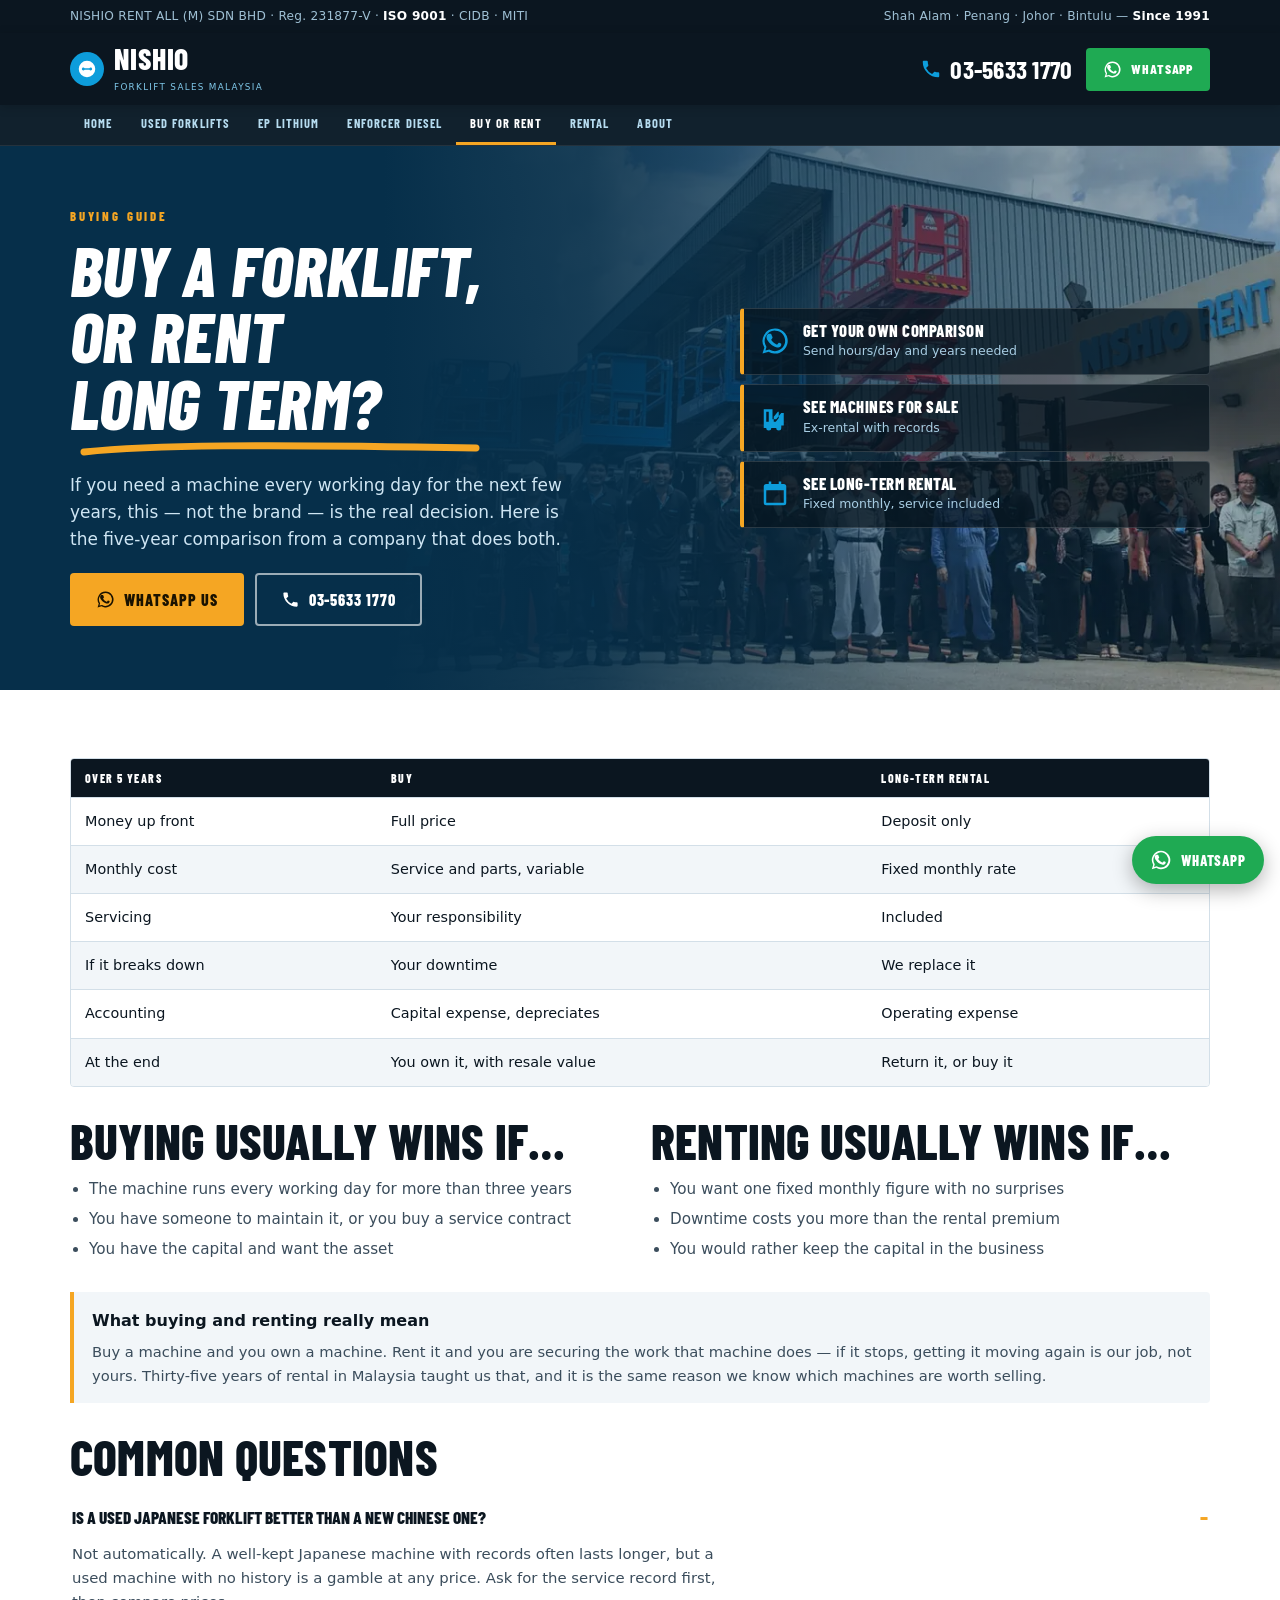
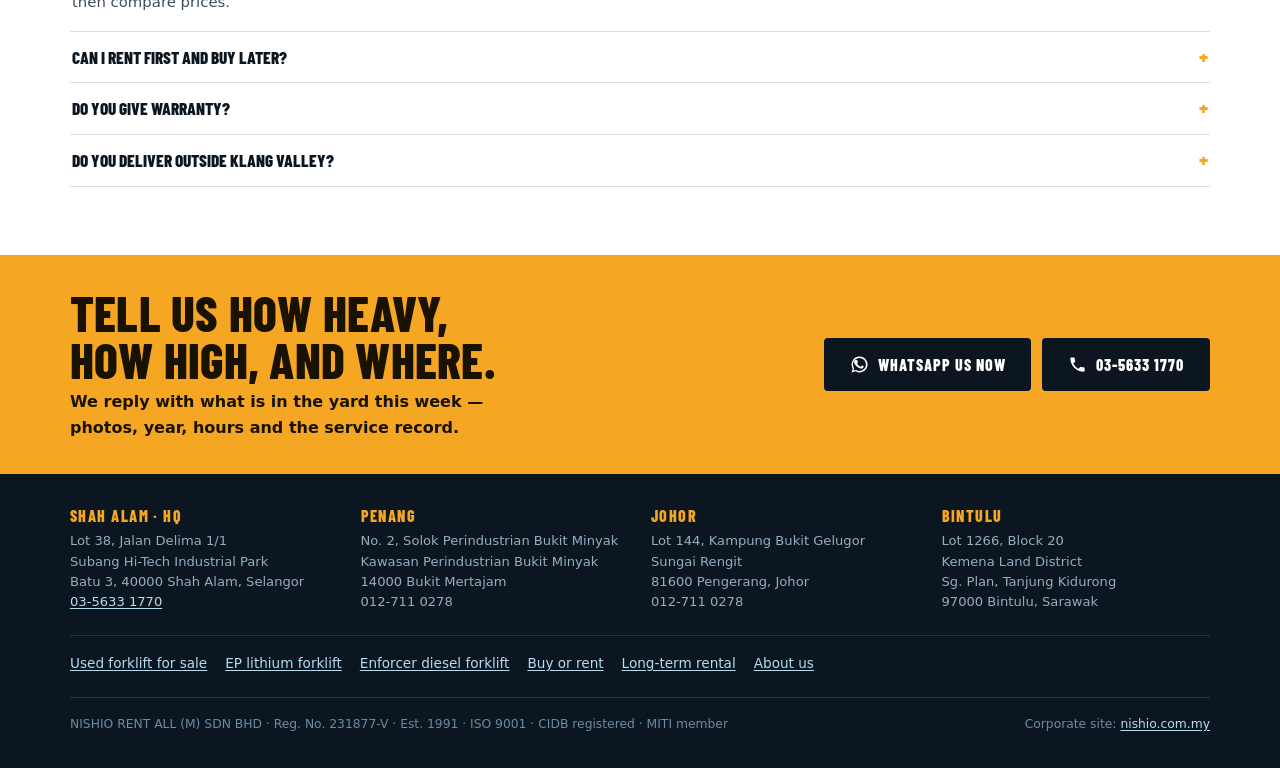
<file: guide/buy-or-rent-forklift/index.html>
<!doctype html><html lang="en-MY"><head>
<meta charset="utf-8"><meta name="viewport" content="width=device-width,initial-scale=1">
<title>Buy a Forklift or Rent Long Term? Malaysia Cost Comparison | NISHIO</title><meta name="description" content="Should you buy a forklift or rent long term in Malaysia? A five-year cost comparison from a company that does both, plus the questions to ask before deciding.">
<link rel="canonical" href="https://lp.nishio.com.my/guide/buy-or-rent-forklift/"><meta name="robots" content="index,follow,max-image-preview:large">
<meta property="og:type" content="website"><meta property="og:title" content="Buy a Forklift or Rent Long Term? Malaysia Cost Comparison | NISHIO">
<meta property="og:description" content="Should you buy a forklift or rent long term in Malaysia? A five-year cost comparison from a company that does both, plus the questions to ask before deciding."><meta property="og:url" content="https://lp.nishio.com.my/guide/buy-or-rent-forklift/">
<meta property="og:image" content="https://lp.nishio.com.my/img/hq-team.webp"><meta property="og:locale" content="en_MY">
<meta name="theme-color" content="#0b1620">
<link rel="preconnect" href="https://fonts.gstatic.com" crossorigin>
<link rel="stylesheet" href="https://fonts.googleapis.com/css2?family=Barlow+Condensed:ital,wght@0,700;0,800;1,800&display=swap">
<link rel="preload" as="image" href="/img/hq-team.webp" fetchpriority="high">
<style>:root{
--blue:#0d9ddb;--blue-d:#0a5f8f;--blue-dd:#073f62;
--ink:#0b1620;--ink-2:#3b4d5c;--ink-3:#6d8194;
--paper:#fff;--paper-2:#f2f6f9;--paper-3:#e4ecf2;--line:#d3dfe8;--line-2:#a8bccb;
--amber:#f5a623;--amber-d:#b5740a;--amber-bg:#fff4e0;
--green:#157a45;--green-bg:#e3f4ea;--wa:#1faa53;
--r:4px}
@media(prefers-color-scheme:dark){:root{
--ink:#e9f1f6;--ink-2:#a7bccb;--ink-3:#7d93a5;
--paper:#0b131a;--paper-2:#121c25;--paper-3:#1a2732;--line:#243440;--line-2:#3a4e5d;
--amber:#f5a623;--amber-d:#f5a623;--amber-bg:#2d2213;
--green:#4cc184;--green-bg:#10281c;--wa:#25d366}}
*{box-sizing:border-box}
body{margin:0;background:var(--paper);color:var(--ink);font:400 16px/1.6 system-ui,-apple-system,"Segoe UI",Roboto,"Helvetica Neue",Arial,sans-serif;-webkit-font-smoothing:antialiased}
img{max-width:100%;height:auto;display:block}
p{margin:0}
a{color:var(--blue-d);text-underline-offset:2px}
:focus-visible{outline:3px solid var(--amber);outline-offset:2px}
.skip{position:absolute;left:-9999px}.skip:focus{left:8px;top:8px;z-index:99;background:#fff;color:#000;padding:10px 14px}
h1,h2,h3,.disp{font-family:"Barlow Condensed",Impact,"Haettenschweiler","Arial Narrow",sans-serif;font-weight:800;text-transform:uppercase;line-height:.95;letter-spacing:.005em;margin:0;text-wrap:balance}
h1{font-size:clamp(2.3rem,6.4vw,4.35rem);font-style:italic;max-width:15ch}
h2{font-size:clamp(1.9rem,4.6vw,3.1rem)}
h3{font-size:1.35rem;font-weight:700}
.wrap{max-width:1180px;margin:0 auto;padding-inline:20px}

/* ---- header ---- */
.topbar{background:var(--ink);color:#9fc0d4;font-size:.76rem;letter-spacing:.02em}
.topbar .wrap{display:flex;flex-wrap:wrap;gap:3px 18px;justify-content:space-between;align-items:center;padding-block:7px}
.topbar b{color:#fff}
.hdr{background:var(--ink);color:#fff;position:sticky;top:0;z-index:40;box-shadow:0 2px 10px rgba(0,0,0,.18)}
.hdr .wrap{display:flex;flex-wrap:wrap;gap:10px 20px;align-items:center;justify-content:space-between;padding-block:11px}
.logo{display:flex;align-items:center;gap:10px;text-decoration:none;color:#fff}
.logo .mark{width:34px;height:34px;flex:0 0 34px;border-radius:50%;background:var(--blue);display:grid;place-items:center}
.logo .mark svg{width:22px;height:22px;fill:#fff}
.logo b{font-family:"Barlow Condensed",sans-serif;font-weight:800;font-size:1.85rem;letter-spacing:.03em;line-height:1;color:#fff}
.logo small{display:block;font-size:.55rem;letter-spacing:.15em;color:#7fc7e8;text-transform:uppercase;margin-top:2px}
.hdr-cta{display:flex;align-items:center;gap:14px;flex-wrap:wrap}
.phone{display:flex;align-items:center;gap:8px;color:#fff;text-decoration:none}
.phone svg{width:22px;height:22px;fill:var(--blue)}
.phone span{font-family:"Barlow Condensed",sans-serif;font-weight:700;font-size:1.6rem;line-height:1;letter-spacing:.01em}
.navbar{background:#11212d;border-bottom:1px solid rgba(255,255,255,.08)}
.nav{display:flex;flex-wrap:wrap}
.nav a{font:700 .78rem/1 "Barlow Condensed",sans-serif;text-transform:uppercase;letter-spacing:.09em;color:#b6dcf0;text-decoration:none;padding:12px 14px;border-bottom:3px solid transparent}
.nav a:hover{color:#fff;background:rgba(255,255,255,.08)}
.nav a.here{color:#fff;border-bottom-color:var(--amber)}

/* ---- buttons ---- */
.btn{display:inline-flex;align-items:center;justify-content:center;gap:9px;font:800 1rem/1 "Barlow Condensed",sans-serif;text-transform:uppercase;letter-spacing:.06em;padding:15px 24px;border-radius:var(--r);text-decoration:none;border:2px solid transparent;cursor:pointer}
.btn svg{width:19px;height:19px;fill:currentColor}
.btn-wa{background:var(--wa);color:#fff}
.btn-wa:hover{filter:brightness(1.1)}
.btn-dark{background:var(--ink);color:#fff}
.btn-dark:hover{background:#000}
.btn-amber{background:var(--amber);color:#1a1200}
.btn-amber:hover{filter:brightness(1.07)}
.btn-out{background:transparent;color:#fff;border-color:rgba(255,255,255,.6)}
.btn-out:hover{background:rgba(255,255,255,.15);border-color:#fff}
.btn-line{background:transparent;color:var(--ink);border-color:var(--line-2)}
.btn-line:hover{border-color:var(--blue-d);color:var(--blue-d)}
.btn-sm{padding:10px 15px;font-size:.85rem}
.cta-row{display:flex;flex-wrap:wrap;gap:11px}

/* ---- hero ---- */
.hero{position:relative;color:#fff;overflow:hidden;background:linear-gradient(135deg,#0a5f8f 0,#062f4a 70%)}
.hero .photo{position:absolute;inset:0 0 0 30%;background:url(/img/hq-team.webp) 60% center/cover no-repeat;z-index:0}
.hero::after{content:"";position:absolute;inset:0;z-index:1;background:
 linear-gradient(90deg,#062f4a 0,#062f4a 30%,rgba(6,47,74,.92) 46%,rgba(6,47,74,.55) 72%,rgba(6,47,74,.3) 100%)}
.hero .wrap{position:relative;z-index:2;padding-block:clamp(38px,5.5vw,64px)}
.hero-grid{display:grid;grid-template-columns:1.15fr .85fr;gap:34px;align-items:center}
.kicker{font:800 .8rem/1 "Barlow Condensed",sans-serif;letter-spacing:.22em;text-transform:uppercase;color:var(--amber);margin-bottom:14px}
.hero h1{color:#fff;margin-bottom:6px}
.swoosh{display:block;width:min(420px,78%);height:15px;margin:2px 0 16px}
.swoosh path{fill:none;stroke:var(--amber);stroke-width:7;stroke-linecap:round}
.sub{font-size:1.06rem;color:#cfe6f4;max-width:46ch;margin-bottom:20px}
.picks{display:flex;flex-direction:column;gap:9px}
.pick{display:flex;align-items:center;gap:13px;background:rgba(6,20,30,.72);border:1px solid rgba(255,255,255,.14);border-left:4px solid var(--amber);padding:13px 16px;border-radius:var(--r);text-decoration:none;color:#fff}
.pick:hover{background:rgba(6,20,30,.92);border-left-color:#fff;transform:translateX(3px)}
.pick svg{width:30px;height:30px;flex:0 0 30px;fill:var(--blue)}
.pick b{font:800 1.04rem/1.05 "Barlow Condensed",sans-serif;text-transform:uppercase;letter-spacing:.03em;display:block}
.pick i{font-style:normal;font-size:.78rem;color:#a8cde3;display:block;margin-top:2px}
@media(max-width:900px){.hero-grid{grid-template-columns:1fr;gap:26px}.hero .photo{inset:0;opacity:.35}}

/* ---- strips ---- */
.facts{background:var(--amber);color:#1a1200}
.facts .wrap{display:grid;grid-template-columns:repeat(4,1fr);padding-block:0}
.facts div{padding:15px 6px 16px;border-left:1px solid rgba(0,0,0,.14)}
.facts div:first-child{border-left:0}
.facts b{display:block;font:800 1.9rem/1 "Barlow Condensed",sans-serif;text-transform:uppercase}
.facts span{font-size:.72rem;font-weight:600;opacity:.8}
@media(max-width:700px){.facts .wrap{grid-template-columns:repeat(2,1fr)}.facts div:nth-child(3){border-left:0}}

section{padding-block:clamp(40px,5.5vw,68px)}
.sec-2{background:var(--paper-2);border-block:1px solid var(--line)}
.sec-dark{background:var(--ink);color:#fff}
.sec-dark h2,.sec-dark h3{color:#fff}
.sec-dark p{color:#a9c4d5}
.eyebrow{font:800 .74rem/1 "Barlow Condensed",sans-serif;letter-spacing:.2em;text-transform:uppercase;color:var(--blue-d);margin-bottom:9px}
.sec-dark .eyebrow{color:var(--amber)}
.lede{font-size:1.05rem;color:var(--ink-2);max-width:62ch}
.sec-dark .lede{color:#a9c4d5}
.stack{display:flex;flex-direction:column;gap:14px}
.stack-lg{display:flex;flex-direction:column;gap:30px}

/* ---- category tiles ---- */
.tiles{display:grid;grid-template-columns:repeat(3,1fr);gap:14px}
.tile{position:relative;display:block;text-decoration:none;color:#fff;border-radius:var(--r);overflow:hidden;background:var(--ink);min-height:210px}
.tile img{position:absolute;inset:0;width:100%;height:100%;object-fit:cover;opacity:.62}
.tile .tin{position:relative;z-index:2;padding:18px;display:flex;flex-direction:column;justify-content:flex-end;min-height:210px;
 background:linear-gradient(180deg,rgba(11,22,32,.15) 0,rgba(11,22,32,.85) 68%)}
.tile:hover img{opacity:.8}
.tile h3{font-size:1.5rem;color:#fff}
.tile p{font-size:.84rem;color:#c3d8e6;margin-top:4px}
.tile .go{margin-top:10px;font:800 .78rem/1 "Barlow Condensed",sans-serif;letter-spacing:.12em;text-transform:uppercase;color:var(--amber)}
@media(max-width:860px){.tiles{grid-template-columns:repeat(2,1fr)}}
@media(max-width:560px){.tiles{grid-template-columns:1fr}}

.grid-3{display:grid;grid-template-columns:repeat(3,1fr);gap:16px}
.grid-2{display:grid;grid-template-columns:repeat(2,1fr);gap:22px}
@media(max-width:860px){.grid-3{grid-template-columns:repeat(2,1fr)}}
@media(max-width:620px){.grid-3,.grid-2{grid-template-columns:1fr}}
.card{border:1px solid var(--line);border-radius:var(--r);background:var(--paper);overflow:hidden;display:flex;flex-direction:column}
.card-body{padding:17px 18px 19px;display:flex;flex-direction:column;gap:10px;flex:1}
.card p{font-size:.92rem;color:var(--ink-2)}
.card ul{margin:0;padding-left:18px;font-size:.9rem;color:var(--ink-2);display:flex;flex-direction:column;gap:5px}
.card .foot{margin-top:auto;padding-top:6px}
.badge{align-self:flex-start;font:800 .72rem/1 "Barlow Condensed",sans-serif;letter-spacing:.11em;text-transform:uppercase;padding:6px 10px;border-radius:2px}
.badge.ok{background:var(--green-bg);color:var(--green)}
.badge.hot{background:var(--amber);color:#1a1200}
.gallery{display:grid;grid-template-columns:repeat(4,1fr);gap:10px}
.gallery img{aspect-ratio:1;object-fit:cover;border-radius:var(--r);border:1px solid var(--line)}
@media(max-width:860px){.gallery{grid-template-columns:repeat(3,1fr)}}
@media(max-width:560px){.gallery{grid-template-columns:repeat(2,1fr)}}
figure{margin:0;display:flex;flex-direction:column;gap:6px}
figure img{border-radius:var(--r);border:1px solid var(--line)}
figcaption,.capt{font-size:.76rem;color:var(--ink-3)}
.qlist{display:flex;flex-direction:column;border-top:1px solid rgba(255,255,255,.14)}
.qrow{display:grid;grid-template-columns:auto 1fr;gap:18px;padding:18px 0;border-bottom:1px solid rgba(255,255,255,.14);align-items:start}
.qnum{font:800 1.6rem/1 "Barlow Condensed",sans-serif;color:var(--amber)}
.qrow h3{margin-bottom:5px}
.qrow p{font-size:.93rem;max-width:72ch}
.qrow .ans{margin-top:8px;font-size:.88rem;color:#dbeaf4;border-left:3px solid var(--amber);padding:7px 13px;background:rgba(255,255,255,.05)}
.tablewrap{overflow-x:auto;border:1px solid var(--line);border-radius:var(--r)}
table{border-collapse:collapse;width:100%;min-width:520px;font-size:.9rem}
th,td{text-align:left;padding:12px 14px;border-bottom:1px solid var(--line)}
th{background:var(--ink);color:#fff;font:800 .74rem/1.2 "Barlow Condensed",sans-serif;letter-spacing:.12em;text-transform:uppercase}
tbody tr:last-child td{border-bottom:0}
tbody tr:nth-child(even){background:var(--paper-2)}
.brands{display:flex;flex-wrap:wrap;gap:7px}
.brands span{font:800 1.12rem/1 "Barlow Condensed",sans-serif;text-transform:uppercase;letter-spacing:.04em;color:var(--ink-2);border:1px solid var(--line);border-radius:2px;padding:8px 13px;background:var(--paper)}
.callout{border-left:4px solid var(--amber);background:var(--paper-2);padding:16px 18px;border-radius:0 var(--r) var(--r) 0;display:flex;flex-direction:column;gap:7px}
.sec-dark .callout{background:rgba(255,255,255,.06)}
.callout p{font-size:.92rem;color:var(--ink-2)}
.sec-dark .callout p{color:#c3d8e6}
.faq details{border-bottom:1px solid var(--line)}
.faq summary{cursor:pointer;padding:15px 2px;font:800 1.08rem/1.2 "Barlow Condensed",sans-serif;text-transform:uppercase;list-style:none;display:flex;justify-content:space-between;gap:16px}
.faq summary::-webkit-details-marker{display:none}
.faq summary::after{content:"+";color:var(--amber);font-size:1.3rem;line-height:1}
.faq details[open] summary::after{content:"\2013"}
.faq p{padding:0 2px 16px;font-size:.93rem;color:var(--ink-2);max-width:72ch}
.prose{max-width:66ch;display:flex;flex-direction:column;gap:13px}
.prose p{color:var(--ink-2)}
.sec-dark .prose p{color:#a9c4d5}
.prose ul{margin:0;padding-left:19px;color:var(--ink-2);display:flex;flex-direction:column;gap:6px;font-size:.95rem}
.sec-dark .prose ul{color:#a9c4d5}
.band{background:var(--amber);color:#1a1200}
.band .wrap{display:flex;flex-wrap:wrap;gap:20px;align-items:center;justify-content:space-between;padding-block:34px}
.band h2{color:#1a1200;max-width:20ch}
.band p{font-weight:600;max-width:42ch;margin-top:6px}
.ftr{background:var(--ink);color:#93aec1;font-size:.86rem}
.ftr .wrap{padding-block:34px;display:flex;flex-direction:column;gap:22px}
.ftr a{color:#b6dcf0}
.branches{display:grid;grid-template-columns:repeat(4,1fr);gap:22px}
.branches h4{font:800 1rem/1 "Barlow Condensed",sans-serif;text-transform:uppercase;letter-spacing:.09em;color:var(--amber);margin:0 0 7px}
.branches address{font-style:normal;font-size:.82rem;line-height:1.55}
.ftrnav{display:flex;flex-wrap:wrap;gap:6px 18px;font-size:.85rem;border-top:1px solid rgba(255,255,255,.12);padding-top:17px}
.legal{border-top:1px solid rgba(255,255,255,.12);padding-top:17px;display:flex;flex-wrap:wrap;gap:8px 24px;justify-content:space-between;font-size:.77rem;color:#6d8ba1}
@media(max-width:820px){.branches{grid-template-columns:repeat(2,1fr)}}
@media(max-width:480px){.branches{grid-template-columns:1fr}}
.wafloat{position:fixed;right:16px;bottom:16px;z-index:45;display:flex;align-items:center;gap:9px;background:var(--wa);color:#fff;padding:13px 18px;border-radius:40px;box-shadow:0 6px 20px rgba(0,0,0,.3);text-decoration:none;font:800 .92rem/1 "Barlow Condensed",sans-serif;text-transform:uppercase;letter-spacing:.06em}
.wafloat svg{width:22px;height:22px;fill:#fff}
@media(max-width:620px){.wafloat{right:12px;bottom:12px;padding:11px 14px;font-size:.84rem}
.nav a{padding:10px 11px;font-size:.74rem}
.hero .wrap{padding-block:30px 26px}}
body{padding-bottom:0}
@media(prefers-reduced-motion:reduce){*{transition:none!important}}
.pick,.tile img{transition:all .15s ease}</style>
<script type="application/ld+json">{"@context":"https://schema.org","@type":"Organization","name":"NISHIO RENT ALL (M) SDN BHD","alternateName":"NISHIO Rent All Malaysia","url":"https://lp.nishio.com.my/","foundingDate":"1991","telephone":"+60356331770","address":{"@type":"PostalAddress","streetAddress":"Lot 38, Jalan Delima 1/1, Subang Hi-Tech Industrial Park, Batu 3","addressLocality":"Shah Alam","addressRegion":"Selangor","postalCode":"40000","addressCountry":"MY"},"areaServed":{"@type":"Country","name":"Malaysia"},"sameAs":["https://www.nishio.com.my"]}</script><script type="application/ld+json">{"@context":"https://schema.org","@type":"FAQPage","mainEntity":[
{"@type":"Question","name":"Is a used forklift from Japan better than a new one from China?","acceptedAnswer":{"@type":"Answer","text":"Not automatically. A well-kept Japanese machine with records often lasts longer, but a used machine with no history is a gamble at any price. Ask for the service record first, then compare prices."}},
{"@type":"Question","name":"Can I rent a forklift first and buy it later?","acceptedAnswer":{"@type":"Answer","text":"Yes. Run the machine on rental, then purchase it. Ask how the rental already paid is treated."}},
{"@type":"Question","name":"Do you give warranty on used forklifts?","acceptedAnswer":{"@type":"Answer","text":"New machines carry factory warranty. For used and reconditioned machines it depends on the unit."}},
{"@type":"Question","name":"Do you deliver forklifts outside Klang Valley?","acceptedAnswer":{"@type":"Answer","text":"Yes. We work from Shah Alam, Penang, Johor and Bintulu, and deliver nationwide."}}]}</script>
<script async src="https://www.googletagmanager.com/gtag/js?id=G-WSLFVWD3RJ"></script>
<script>window.dataLayer=window.dataLayer||[];function gtag(){dataLayer.push(arguments)}
gtag('js',new Date());gtag('config','G-WSLFVWD3RJ');
document.addEventListener('click',function(e){var a=e.target.closest('a');if(!a||!a.href)return;
if(/wa\.me|api\.whatsapp/.test(a.href))gtag('event','whatsapp_click',{page_path:location.pathname});
else if(a.href.indexOf('tel:')===0)gtag('event','tel_click',{page_path:location.pathname})});</script>
</head><body>
<a class="skip" href="#main">Skip to content</a>
<div class="topbar"><div class="wrap">
<span>NISHIO RENT ALL (M) SDN BHD &middot; Reg. 231877-V &middot; <b>ISO 9001</b> &middot; CIDB &middot; MITI</span>
<span>Shah Alam &middot; Penang &middot; Johor &middot; Bintulu &mdash; <b>Since 1991</b></span>
</div></div>
<header class="hdr"><div class="wrap">
<a class="logo" href="/"><span class="mark"><svg viewBox="0 0 24 24"><path d="M3 12a9 9 0 0 1 9-9 9 9 0 0 1 9 9 9 9 0 0 1-9 9 9 9 0 0 1-9-9zm3.4 0c0 .9.7 1.6 1.6 1.6.6 0 1.1-.3 1.4-.8h5.2c.3.5.8.8 1.4.8.9 0 1.6-.7 1.6-1.6s-.7-1.6-1.6-1.6c-.6 0-1.1.3-1.4.8H9.4c-.3-.5-.8-.8-1.4-.8-.9 0-1.6.7-1.6 1.6z"/></svg></span><span><b>NISHIO</b><small>Forklift Sales Malaysia</small></span></a>
<div class="hdr-cta">
<a class="phone" href="tel:+60356331770"><svg viewBox="0 0 24 24"><path d="M6.6 10.8a15.1 15.1 0 0 0 6.6 6.6l2.2-2.2c.3-.3.7-.4 1-.2 1.1.4 2.4.6 3.6.6.6 0 1 .4 1 1V20c0 .6-.4 1-1 1A17 17 0 0 1 3 4c0-.6.4-1 1-1h3.5c.6 0 1 .4 1 1 0 1.3.2 2.5.6 3.6.1.4 0 .8-.2 1l-2.3 2.2z"/></svg><span>03-5633 1770</span></a>
<a class="btn btn-wa btn-sm" href="https://wa.me/60123149699"><svg viewBox="0 0 24 24"><path d="M17.5 14.4c-.3-.2-1.8-.9-2-1s-.5-.1-.7.1-.8 1-1 1.2-.3.2-.6 0-1.3-.5-2.4-1.5c-.9-.8-1.5-1.8-1.7-2.1s0-.5.1-.6.3-.4.5-.6.2-.3.3-.5 0-.4 0-.5-.7-1.6-.9-2.2-.5-.5-.7-.5H7c-.2 0-.5.1-.8.4s-1 1-1 2.4 1 2.8 1.2 3 2 3.1 5 4.4c1.8.8 2.5.8 3.4.7.6-.1 1.7-.7 2-1.4s.2-1.3.2-1.4-.3-.2-.5-.3z"/><path d="M12 2A10 10 0 0 0 3.5 17.2L2 22l4.9-1.5A10 10 0 1 0 12 2zm0 18.1a8.2 8.2 0 0 1-4.2-1.1l-.3-.2-3.1.8.8-3-.2-.3A8.2 8.2 0 1 1 12 20.1z"/></svg> WhatsApp</a>
</div></div></header>
<div class="navbar"><div class="wrap"><nav class="nav" aria-label="Main">
<a href="/">Home</a><a href="/used-forklift/">Used Forklifts</a>
<a href="/new-forklift/ep-lithium/">EP Lithium</a><a href="/new-forklift/enforcer/">Enforcer Diesel</a>
<a href="/guide/buy-or-rent-forklift/" class="here" aria-current="page">Buy or Rent</a><a href="/rental/">Rental</a>
<a href="/about/">About</a>
</nav></div></div><main id="main"><div class="hero"><div class="photo"></div><div class="wrap"><div class="hero-grid">
<div><p class="kicker">Buying guide</p><h1>Buy a forklift, or rent long term?</h1>
<svg class="swoosh" viewBox="0 0 400 15" aria-hidden="true"><path d="M4 11C70 4 180 3 396 7"/></svg>
<p class="sub">If you need a machine every working day for the next few years, this &mdash; not the brand &mdash; is the real decision. Here is the five-year comparison from a company that does both.</p>
<div class="cta-row"><a class="btn btn-amber" href="https://wa.me/60123149699"><svg viewBox="0 0 24 24"><path d="M17.5 14.4c-.3-.2-1.8-.9-2-1s-.5-.1-.7.1-.8 1-1 1.2-.3.2-.6 0-1.3-.5-2.4-1.5c-.9-.8-1.5-1.8-1.7-2.1s0-.5.1-.6.3-.4.5-.6.2-.3.3-.5 0-.4 0-.5-.7-1.6-.9-2.2-.5-.5-.7-.5H7c-.2 0-.5.1-.8.4s-1 1-1 2.4 1 2.8 1.2 3 2 3.1 5 4.4c1.8.8 2.5.8 3.4.7.6-.1 1.7-.7 2-1.4s.2-1.3.2-1.4-.3-.2-.5-.3z"/><path d="M12 2A10 10 0 0 0 3.5 17.2L2 22l4.9-1.5A10 10 0 1 0 12 2zm0 18.1a8.2 8.2 0 0 1-4.2-1.1l-.3-.2-3.1.8.8-3-.2-.3A8.2 8.2 0 1 1 12 20.1z"/></svg> WhatsApp Us</a>
<a class="btn btn-out" href="tel:+60356331770"><svg viewBox="0 0 24 24"><path d="M6.6 10.8a15.1 15.1 0 0 0 6.6 6.6l2.2-2.2c.3-.3.7-.4 1-.2 1.1.4 2.4.6 3.6.6.6 0 1 .4 1 1V20c0 .6-.4 1-1 1A17 17 0 0 1 3 4c0-.6.4-1 1-1h3.5c.6 0 1 .4 1 1 0 1.3.2 2.5.6 3.6.1.4 0 .8-.2 1l-2.3 2.2z"/></svg> 03-5633 1770</a></div></div>
<div class="picks"><a class="pick" href="https://wa.me/60123149699"><svg viewBox="0 0 24 24"><path d="M17.5 14.4c-.3-.2-1.8-.9-2-1s-.5-.1-.7.1-.8 1-1 1.2-.3.2-.6 0-1.3-.5-2.4-1.5c-.9-.8-1.5-1.8-1.7-2.1s0-.5.1-.6.3-.4.5-.6.2-.3.3-.5 0-.4 0-.5-.7-1.6-.9-2.2-.5-.5-.7-.5H7c-.2 0-.5.1-.8.4s-1 1-1 2.4 1 2.8 1.2 3 2 3.1 5 4.4c1.8.8 2.5.8 3.4.7.6-.1 1.7-.7 2-1.4s.2-1.3.2-1.4-.3-.2-.5-.3z"/><path d="M12 2A10 10 0 0 0 3.5 17.2L2 22l4.9-1.5A10 10 0 1 0 12 2zm0 18.1a8.2 8.2 0 0 1-4.2-1.1l-.3-.2-3.1.8.8-3-.2-.3A8.2 8.2 0 1 1 12 20.1z"/></svg><span><b>Get Your Own Comparison</b><i>Send hours/day and years needed</i></span></a><a class="pick" href="/used-forklift/"><svg viewBox="0 0 24 24"><path d="M3 5h7v8h3l4-5h2v10h-2v2a2 2 0 1 1-4 0H9a2 2 0 1 1-4 0H3V5zm2 2v8h2V7H5zm6 8h1.6l2.4-3V7h-.7l-3.3 4v4z"/></svg><span><b>See Machines For Sale</b><i>Ex-rental with records</i></span></a><a class="pick" href="/rental/"><svg viewBox="0 0 24 24"><path d="M7 2v2H5a2 2 0 0 0-2 2v13a2 2 0 0 0 2 2h14a2 2 0 0 0 2-2V6a2 2 0 0 0-2-2h-2V2h-2v2H9V2H7zm12 7v10H5V9h14z"/></svg><span><b>See Long-Term Rental</b><i>Fixed monthly, service included</i></span></a></div></div></div></div>
<section><div class="wrap stack-lg">
<div class="tablewrap"><table>
<thead><tr><th>Over 5 years</th><th>Buy</th><th>Long-term rental</th></tr></thead><tbody>
<tr><td>Money up front</td><td>Full price</td><td>Deposit only</td></tr>
<tr><td>Monthly cost</td><td>Service and parts, variable</td><td>Fixed monthly rate</td></tr>
<tr><td>Servicing</td><td>Your responsibility</td><td>Included</td></tr>
<tr><td>If it breaks down</td><td>Your downtime</td><td>We replace it</td></tr>
<tr><td>Accounting</td><td>Capital expense, depreciates</td><td>Operating expense</td></tr>
<tr><td>At the end</td><td>You own it, with resale value</td><td>Return it, or buy it</td></tr>
</tbody></table></div>
<div class="grid-2">
<div class="prose"><h2>Buying usually wins if&hellip;</h2><ul>
<li>The machine runs every working day for more than three years</li>
<li>You have someone to maintain it, or you buy a service contract</li>
<li>You have the capital and want the asset</li></ul></div>
<div class="prose"><h2>Renting usually wins if&hellip;</h2><ul>
<li>You want one fixed monthly figure with no surprises</li>
<li>Downtime costs you more than the rental premium</li>
<li>You would rather keep the capital in the business</li></ul></div>
</div>
<div class="callout"><b>What buying and renting really mean</b>
<p>Buy a machine and you own a machine. Rent it and you are securing the work that machine does &mdash; if it stops, getting it moving again is our job, not yours. Thirty-five years of rental in Malaysia taught us that, and it is the same reason we know which machines are worth selling.</p></div>
<div class="faq"><h2 style="padding-bottom:12px">Common questions</h2>
<details open><summary>Is a used Japanese forklift better than a new Chinese one?</summary><p>Not automatically. A well-kept Japanese machine with records often lasts longer, but a used machine with no history is a gamble at any price. Ask for the service record first, then compare prices.</p></details>
<details><summary>Can I rent first and buy later?</summary><p>Yes. Run the machine on rental, then purchase it. Ask how the rental already paid is treated.</p></details>
<details><summary>Do you give warranty?</summary><p>New machines carry factory warranty. For used and recon machines it depends on the unit &mdash; ask about the specific machine.</p></details>
<details><summary>Do you deliver outside Klang Valley?</summary><p>Yes. We work from Shah Alam, Penang, Johor and Bintulu, and deliver nationwide.</p></details>
</div></div></section></main>
<div class="band"><div class="wrap">
<div><h2>Tell us how heavy, how high, and where.</h2>
<p>We reply with what is in the yard this week &mdash; photos, year, hours and the service record.</p></div>
<div class="cta-row"><a class="btn btn-dark" href="https://wa.me/60123149699"><svg viewBox="0 0 24 24"><path d="M17.5 14.4c-.3-.2-1.8-.9-2-1s-.5-.1-.7.1-.8 1-1 1.2-.3.2-.6 0-1.3-.5-2.4-1.5c-.9-.8-1.5-1.8-1.7-2.1s0-.5.1-.6.3-.4.5-.6.2-.3.3-.5 0-.4 0-.5-.7-1.6-.9-2.2-.5-.5-.7-.5H7c-.2 0-.5.1-.8.4s-1 1-1 2.4 1 2.8 1.2 3 2 3.1 5 4.4c1.8.8 2.5.8 3.4.7.6-.1 1.7-.7 2-1.4s.2-1.3.2-1.4-.3-.2-.5-.3z"/><path d="M12 2A10 10 0 0 0 3.5 17.2L2 22l4.9-1.5A10 10 0 1 0 12 2zm0 18.1a8.2 8.2 0 0 1-4.2-1.1l-.3-.2-3.1.8.8-3-.2-.3A8.2 8.2 0 1 1 12 20.1z"/></svg> WhatsApp Us Now</a>
<a class="btn btn-dark" href="tel:+60356331770"><svg viewBox="0 0 24 24"><path d="M6.6 10.8a15.1 15.1 0 0 0 6.6 6.6l2.2-2.2c.3-.3.7-.4 1-.2 1.1.4 2.4.6 3.6.6.6 0 1 .4 1 1V20c0 .6-.4 1-1 1A17 17 0 0 1 3 4c0-.6.4-1 1-1h3.5c.6 0 1 .4 1 1 0 1.3.2 2.5.6 3.6.1.4 0 .8-.2 1l-2.3 2.2z"/></svg> 03-5633 1770</a></div>
</div></div>
<footer class="ftr"><div class="wrap">
<div class="branches">
<div><h4>Shah Alam &middot; HQ</h4><address>Lot 38, Jalan Delima 1/1<br>Subang Hi-Tech Industrial Park<br>Batu 3, 40000 Shah Alam, Selangor<br><a href="tel:+60356331770">03-5633 1770</a></address></div>
<div><h4>Penang</h4><address>No. 2, Solok Perindustrian Bukit Minyak<br>Kawasan Perindustrian Bukit Minyak<br>14000 Bukit Mertajam<br>012-711 0278</address></div>
<div><h4>Johor</h4><address>Lot 144, Kampung Bukit Gelugor<br>Sungai Rengit<br>81600 Pengerang, Johor<br>012-711 0278</address></div>
<div><h4>Bintulu</h4><address>Lot 1266, Block 20<br>Kemena Land District<br>Sg. Plan, Tanjung Kidurong<br>97000 Bintulu, Sarawak</address></div>
</div>
<div class="ftrnav">
<a href="/used-forklift/">Used forklift for sale</a><a href="/new-forklift/ep-lithium/">EP lithium forklift</a>
<a href="/new-forklift/enforcer/">Enforcer diesel forklift</a><a href="/guide/buy-or-rent-forklift/">Buy or rent</a>
<a href="/rental/">Long-term rental</a><a href="/about/">About us</a>
</div>
<div class="legal"><span>NISHIO RENT ALL (M) SDN BHD &middot; Reg. No. 231877-V &middot; Est. 1991 &middot; ISO 9001 &middot; CIDB registered &middot; MITI member</span>
<span>Corporate site: <a href="https://www.nishio.com.my">nishio.com.my</a></span></div>
</div></footer>
<a class="wafloat" href="https://wa.me/60123149699"><svg viewBox="0 0 24 24"><path d="M17.5 14.4c-.3-.2-1.8-.9-2-1s-.5-.1-.7.1-.8 1-1 1.2-.3.2-.6 0-1.3-.5-2.4-1.5c-.9-.8-1.5-1.8-1.7-2.1s0-.5.1-.6.3-.4.5-.6.2-.3.3-.5 0-.4 0-.5-.7-1.6-.9-2.2-.5-.5-.7-.5H7c-.2 0-.5.1-.8.4s-1 1-1 2.4 1 2.8 1.2 3 2 3.1 5 4.4c1.8.8 2.5.8 3.4.7.6-.1 1.7-.7 2-1.4s.2-1.3.2-1.4-.3-.2-.5-.3z"/><path d="M12 2A10 10 0 0 0 3.5 17.2L2 22l4.9-1.5A10 10 0 1 0 12 2zm0 18.1a8.2 8.2 0 0 1-4.2-1.1l-.3-.2-3.1.8.8-3-.2-.3A8.2 8.2 0 1 1 12 20.1z"/></svg> WhatsApp</a>
</body></html>
</file>
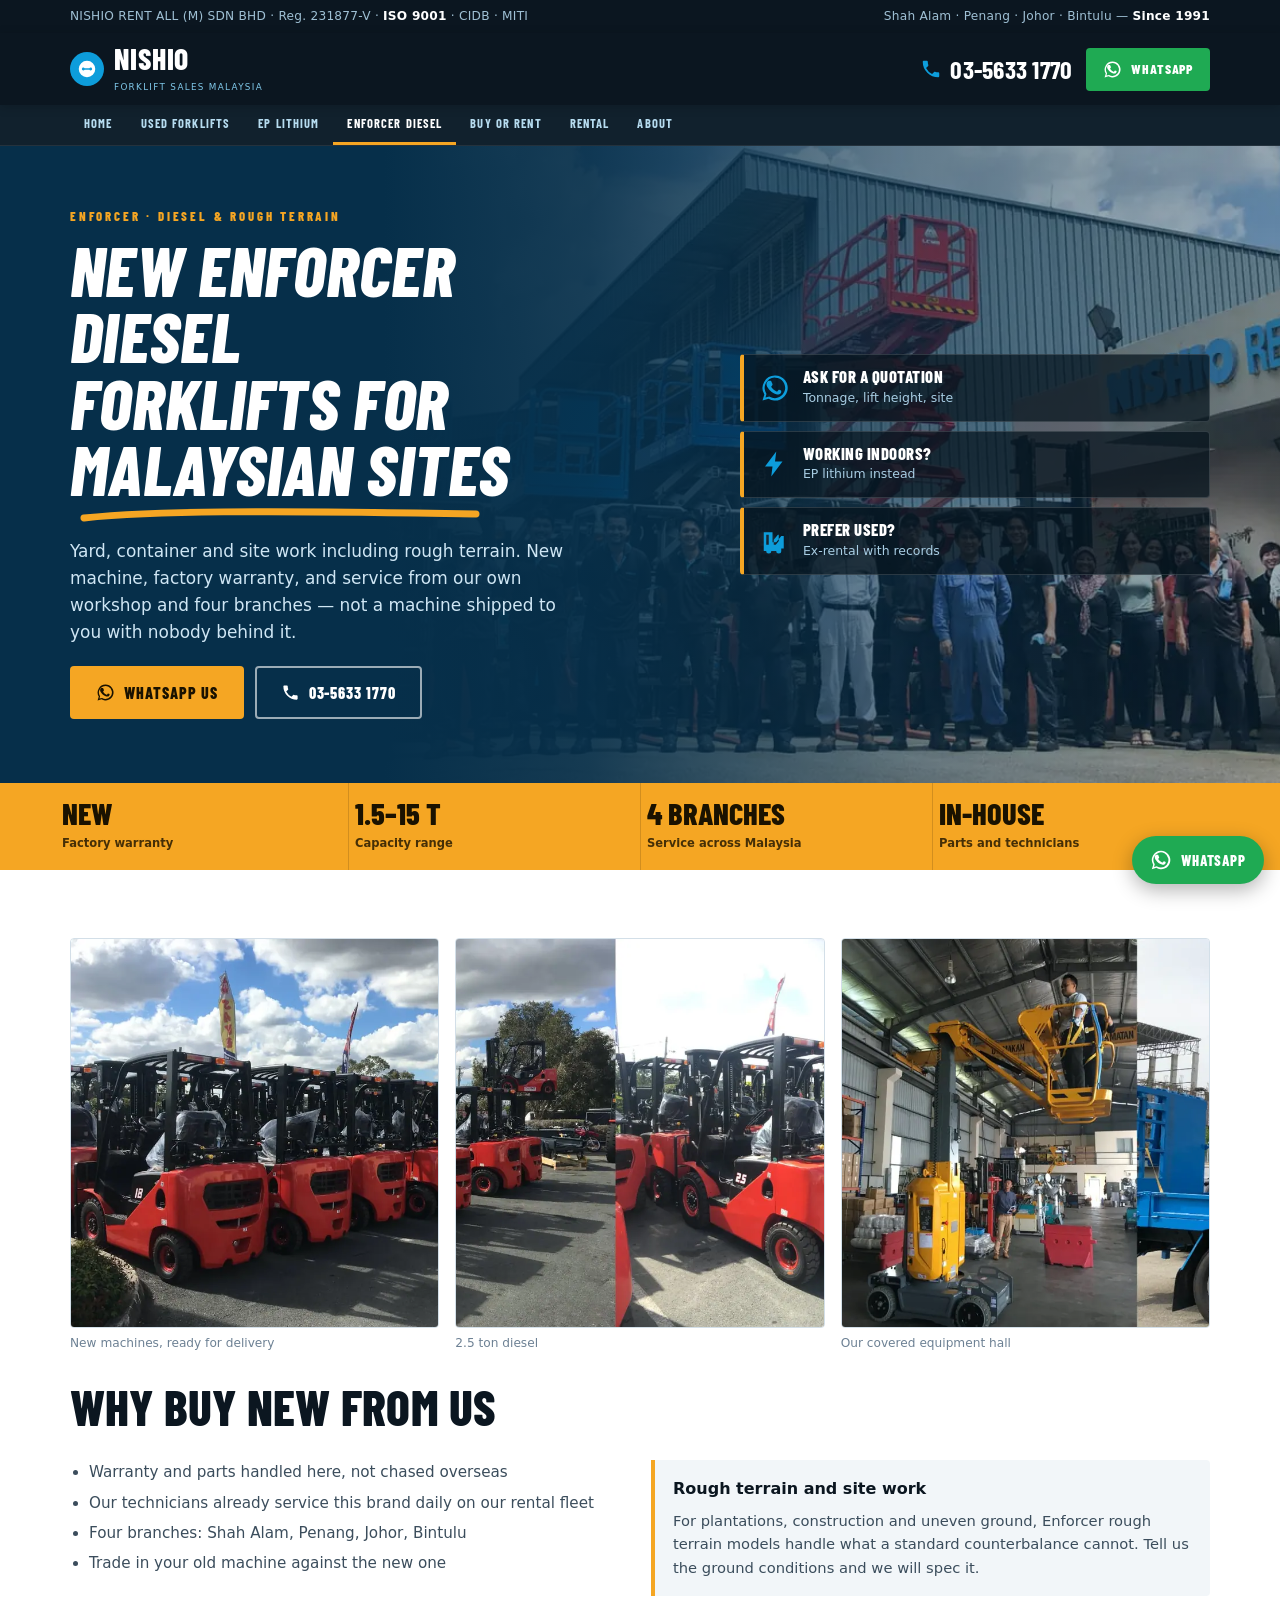
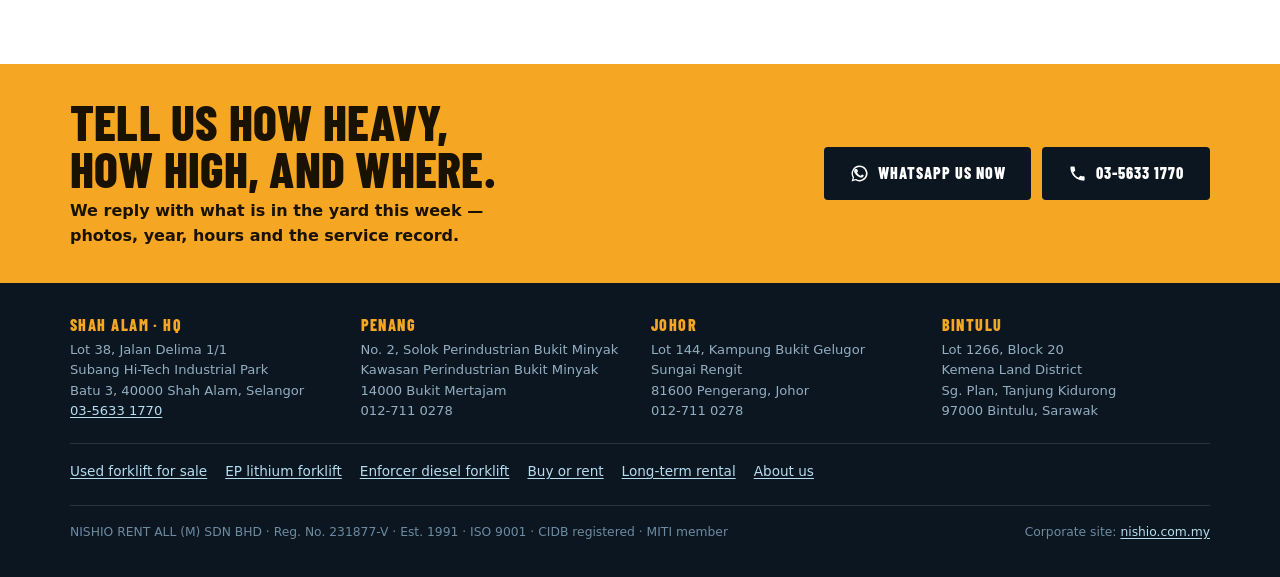
<file: new-forklift/enforcer/index.html>
<!doctype html><html lang="en-MY"><head>
<meta charset="utf-8"><meta name="viewport" content="width=device-width,initial-scale=1">
<title>New Enforcer Diesel Forklift Malaysia | Rough Terrain | NISHIO</title><meta name="description" content="New Enforcer diesel and rough terrain forklifts in Malaysia. Factory warranty, serviced by our own technicians from four branches. 1.5 to 15 ton.">
<link rel="canonical" href="https://lp.nishio.com.my/new-forklift/enforcer/"><meta name="robots" content="index,follow,max-image-preview:large">
<meta property="og:type" content="website"><meta property="og:title" content="New Enforcer Diesel Forklift Malaysia | Rough Terrain | NISHIO">
<meta property="og:description" content="New Enforcer diesel and rough terrain forklifts in Malaysia. Factory warranty, serviced by our own technicians from four branches. 1.5 to 15 ton."><meta property="og:url" content="https://lp.nishio.com.my/new-forklift/enforcer/">
<meta property="og:image" content="https://lp.nishio.com.my/img/hq-team.webp"><meta property="og:locale" content="en_MY">
<meta name="theme-color" content="#0b1620">
<link rel="preconnect" href="https://fonts.gstatic.com" crossorigin>
<link rel="stylesheet" href="https://fonts.googleapis.com/css2?family=Barlow+Condensed:ital,wght@0,700;0,800;1,800&display=swap">
<link rel="preload" as="image" href="/img/hq-team.webp" fetchpriority="high">
<style>:root{
--blue:#0d9ddb;--blue-d:#0a5f8f;--blue-dd:#073f62;
--ink:#0b1620;--ink-2:#3b4d5c;--ink-3:#6d8194;
--paper:#fff;--paper-2:#f2f6f9;--paper-3:#e4ecf2;--line:#d3dfe8;--line-2:#a8bccb;
--amber:#f5a623;--amber-d:#b5740a;--amber-bg:#fff4e0;
--green:#157a45;--green-bg:#e3f4ea;--wa:#1faa53;
--r:4px}
@media(prefers-color-scheme:dark){:root{
--ink:#e9f1f6;--ink-2:#a7bccb;--ink-3:#7d93a5;
--paper:#0b131a;--paper-2:#121c25;--paper-3:#1a2732;--line:#243440;--line-2:#3a4e5d;
--amber:#f5a623;--amber-d:#f5a623;--amber-bg:#2d2213;
--green:#4cc184;--green-bg:#10281c;--wa:#25d366}}
*{box-sizing:border-box}
body{margin:0;background:var(--paper);color:var(--ink);font:400 16px/1.6 system-ui,-apple-system,"Segoe UI",Roboto,"Helvetica Neue",Arial,sans-serif;-webkit-font-smoothing:antialiased}
img{max-width:100%;height:auto;display:block}
p{margin:0}
a{color:var(--blue-d);text-underline-offset:2px}
:focus-visible{outline:3px solid var(--amber);outline-offset:2px}
.skip{position:absolute;left:-9999px}.skip:focus{left:8px;top:8px;z-index:99;background:#fff;color:#000;padding:10px 14px}
h1,h2,h3,.disp{font-family:"Barlow Condensed",Impact,"Haettenschweiler","Arial Narrow",sans-serif;font-weight:800;text-transform:uppercase;line-height:.95;letter-spacing:.005em;margin:0;text-wrap:balance}
h1{font-size:clamp(2.3rem,6.4vw,4.35rem);font-style:italic;max-width:15ch}
h2{font-size:clamp(1.9rem,4.6vw,3.1rem)}
h3{font-size:1.35rem;font-weight:700}
.wrap{max-width:1180px;margin:0 auto;padding-inline:20px}

/* ---- header ---- */
.topbar{background:var(--ink);color:#9fc0d4;font-size:.76rem;letter-spacing:.02em}
.topbar .wrap{display:flex;flex-wrap:wrap;gap:3px 18px;justify-content:space-between;align-items:center;padding-block:7px}
.topbar b{color:#fff}
.hdr{background:var(--ink);color:#fff;position:sticky;top:0;z-index:40;box-shadow:0 2px 10px rgba(0,0,0,.18)}
.hdr .wrap{display:flex;flex-wrap:wrap;gap:10px 20px;align-items:center;justify-content:space-between;padding-block:11px}
.logo{display:flex;align-items:center;gap:10px;text-decoration:none;color:#fff}
.logo .mark{width:34px;height:34px;flex:0 0 34px;border-radius:50%;background:var(--blue);display:grid;place-items:center}
.logo .mark svg{width:22px;height:22px;fill:#fff}
.logo b{font-family:"Barlow Condensed",sans-serif;font-weight:800;font-size:1.85rem;letter-spacing:.03em;line-height:1;color:#fff}
.logo small{display:block;font-size:.55rem;letter-spacing:.15em;color:#7fc7e8;text-transform:uppercase;margin-top:2px}
.hdr-cta{display:flex;align-items:center;gap:14px;flex-wrap:wrap}
.phone{display:flex;align-items:center;gap:8px;color:#fff;text-decoration:none}
.phone svg{width:22px;height:22px;fill:var(--blue)}
.phone span{font-family:"Barlow Condensed",sans-serif;font-weight:700;font-size:1.6rem;line-height:1;letter-spacing:.01em}
.navbar{background:#11212d;border-bottom:1px solid rgba(255,255,255,.08)}
.nav{display:flex;flex-wrap:wrap}
.nav a{font:700 .78rem/1 "Barlow Condensed",sans-serif;text-transform:uppercase;letter-spacing:.09em;color:#b6dcf0;text-decoration:none;padding:12px 14px;border-bottom:3px solid transparent}
.nav a:hover{color:#fff;background:rgba(255,255,255,.08)}
.nav a.here{color:#fff;border-bottom-color:var(--amber)}

/* ---- buttons ---- */
.btn{display:inline-flex;align-items:center;justify-content:center;gap:9px;font:800 1rem/1 "Barlow Condensed",sans-serif;text-transform:uppercase;letter-spacing:.06em;padding:15px 24px;border-radius:var(--r);text-decoration:none;border:2px solid transparent;cursor:pointer}
.btn svg{width:19px;height:19px;fill:currentColor}
.btn-wa{background:var(--wa);color:#fff}
.btn-wa:hover{filter:brightness(1.1)}
.btn-dark{background:var(--ink);color:#fff}
.btn-dark:hover{background:#000}
.btn-amber{background:var(--amber);color:#1a1200}
.btn-amber:hover{filter:brightness(1.07)}
.btn-out{background:transparent;color:#fff;border-color:rgba(255,255,255,.6)}
.btn-out:hover{background:rgba(255,255,255,.15);border-color:#fff}
.btn-line{background:transparent;color:var(--ink);border-color:var(--line-2)}
.btn-line:hover{border-color:var(--blue-d);color:var(--blue-d)}
.btn-sm{padding:10px 15px;font-size:.85rem}
.cta-row{display:flex;flex-wrap:wrap;gap:11px}

/* ---- hero ---- */
.hero{position:relative;color:#fff;overflow:hidden;background:linear-gradient(135deg,#0a5f8f 0,#062f4a 70%)}
.hero .photo{position:absolute;inset:0 0 0 30%;background:url(/img/hq-team.webp) 60% center/cover no-repeat;z-index:0}
.hero::after{content:"";position:absolute;inset:0;z-index:1;background:
 linear-gradient(90deg,#062f4a 0,#062f4a 30%,rgba(6,47,74,.92) 46%,rgba(6,47,74,.55) 72%,rgba(6,47,74,.3) 100%)}
.hero .wrap{position:relative;z-index:2;padding-block:clamp(38px,5.5vw,64px)}
.hero-grid{display:grid;grid-template-columns:1.15fr .85fr;gap:34px;align-items:center}
.kicker{font:800 .8rem/1 "Barlow Condensed",sans-serif;letter-spacing:.22em;text-transform:uppercase;color:var(--amber);margin-bottom:14px}
.hero h1{color:#fff;margin-bottom:6px}
.swoosh{display:block;width:min(420px,78%);height:15px;margin:2px 0 16px}
.swoosh path{fill:none;stroke:var(--amber);stroke-width:7;stroke-linecap:round}
.sub{font-size:1.06rem;color:#cfe6f4;max-width:46ch;margin-bottom:20px}
.picks{display:flex;flex-direction:column;gap:9px}
.pick{display:flex;align-items:center;gap:13px;background:rgba(6,20,30,.72);border:1px solid rgba(255,255,255,.14);border-left:4px solid var(--amber);padding:13px 16px;border-radius:var(--r);text-decoration:none;color:#fff}
.pick:hover{background:rgba(6,20,30,.92);border-left-color:#fff;transform:translateX(3px)}
.pick svg{width:30px;height:30px;flex:0 0 30px;fill:var(--blue)}
.pick b{font:800 1.04rem/1.05 "Barlow Condensed",sans-serif;text-transform:uppercase;letter-spacing:.03em;display:block}
.pick i{font-style:normal;font-size:.78rem;color:#a8cde3;display:block;margin-top:2px}
@media(max-width:900px){.hero-grid{grid-template-columns:1fr;gap:26px}.hero .photo{inset:0;opacity:.35}}

/* ---- strips ---- */
.facts{background:var(--amber);color:#1a1200}
.facts .wrap{display:grid;grid-template-columns:repeat(4,1fr);padding-block:0}
.facts div{padding:15px 6px 16px;border-left:1px solid rgba(0,0,0,.14)}
.facts div:first-child{border-left:0}
.facts b{display:block;font:800 1.9rem/1 "Barlow Condensed",sans-serif;text-transform:uppercase}
.facts span{font-size:.72rem;font-weight:600;opacity:.8}
@media(max-width:700px){.facts .wrap{grid-template-columns:repeat(2,1fr)}.facts div:nth-child(3){border-left:0}}

section{padding-block:clamp(40px,5.5vw,68px)}
.sec-2{background:var(--paper-2);border-block:1px solid var(--line)}
.sec-dark{background:var(--ink);color:#fff}
.sec-dark h2,.sec-dark h3{color:#fff}
.sec-dark p{color:#a9c4d5}
.eyebrow{font:800 .74rem/1 "Barlow Condensed",sans-serif;letter-spacing:.2em;text-transform:uppercase;color:var(--blue-d);margin-bottom:9px}
.sec-dark .eyebrow{color:var(--amber)}
.lede{font-size:1.05rem;color:var(--ink-2);max-width:62ch}
.sec-dark .lede{color:#a9c4d5}
.stack{display:flex;flex-direction:column;gap:14px}
.stack-lg{display:flex;flex-direction:column;gap:30px}

/* ---- category tiles ---- */
.tiles{display:grid;grid-template-columns:repeat(3,1fr);gap:14px}
.tile{position:relative;display:block;text-decoration:none;color:#fff;border-radius:var(--r);overflow:hidden;background:var(--ink);min-height:210px}
.tile img{position:absolute;inset:0;width:100%;height:100%;object-fit:cover;opacity:.62}
.tile .tin{position:relative;z-index:2;padding:18px;display:flex;flex-direction:column;justify-content:flex-end;min-height:210px;
 background:linear-gradient(180deg,rgba(11,22,32,.15) 0,rgba(11,22,32,.85) 68%)}
.tile:hover img{opacity:.8}
.tile h3{font-size:1.5rem;color:#fff}
.tile p{font-size:.84rem;color:#c3d8e6;margin-top:4px}
.tile .go{margin-top:10px;font:800 .78rem/1 "Barlow Condensed",sans-serif;letter-spacing:.12em;text-transform:uppercase;color:var(--amber)}
@media(max-width:860px){.tiles{grid-template-columns:repeat(2,1fr)}}
@media(max-width:560px){.tiles{grid-template-columns:1fr}}

.grid-3{display:grid;grid-template-columns:repeat(3,1fr);gap:16px}
.grid-2{display:grid;grid-template-columns:repeat(2,1fr);gap:22px}
@media(max-width:860px){.grid-3{grid-template-columns:repeat(2,1fr)}}
@media(max-width:620px){.grid-3,.grid-2{grid-template-columns:1fr}}
.card{border:1px solid var(--line);border-radius:var(--r);background:var(--paper);overflow:hidden;display:flex;flex-direction:column}
.card-body{padding:17px 18px 19px;display:flex;flex-direction:column;gap:10px;flex:1}
.card p{font-size:.92rem;color:var(--ink-2)}
.card ul{margin:0;padding-left:18px;font-size:.9rem;color:var(--ink-2);display:flex;flex-direction:column;gap:5px}
.card .foot{margin-top:auto;padding-top:6px}
.badge{align-self:flex-start;font:800 .72rem/1 "Barlow Condensed",sans-serif;letter-spacing:.11em;text-transform:uppercase;padding:6px 10px;border-radius:2px}
.badge.ok{background:var(--green-bg);color:var(--green)}
.badge.hot{background:var(--amber);color:#1a1200}
.gallery{display:grid;grid-template-columns:repeat(4,1fr);gap:10px}
.gallery img{aspect-ratio:1;object-fit:cover;border-radius:var(--r);border:1px solid var(--line)}
@media(max-width:860px){.gallery{grid-template-columns:repeat(3,1fr)}}
@media(max-width:560px){.gallery{grid-template-columns:repeat(2,1fr)}}
figure{margin:0;display:flex;flex-direction:column;gap:6px}
figure img{border-radius:var(--r);border:1px solid var(--line)}
figcaption,.capt{font-size:.76rem;color:var(--ink-3)}
.qlist{display:flex;flex-direction:column;border-top:1px solid rgba(255,255,255,.14)}
.qrow{display:grid;grid-template-columns:auto 1fr;gap:18px;padding:18px 0;border-bottom:1px solid rgba(255,255,255,.14);align-items:start}
.qnum{font:800 1.6rem/1 "Barlow Condensed",sans-serif;color:var(--amber)}
.qrow h3{margin-bottom:5px}
.qrow p{font-size:.93rem;max-width:72ch}
.qrow .ans{margin-top:8px;font-size:.88rem;color:#dbeaf4;border-left:3px solid var(--amber);padding:7px 13px;background:rgba(255,255,255,.05)}
.tablewrap{overflow-x:auto;border:1px solid var(--line);border-radius:var(--r)}
table{border-collapse:collapse;width:100%;min-width:520px;font-size:.9rem}
th,td{text-align:left;padding:12px 14px;border-bottom:1px solid var(--line)}
th{background:var(--ink);color:#fff;font:800 .74rem/1.2 "Barlow Condensed",sans-serif;letter-spacing:.12em;text-transform:uppercase}
tbody tr:last-child td{border-bottom:0}
tbody tr:nth-child(even){background:var(--paper-2)}
.brands{display:flex;flex-wrap:wrap;gap:7px}
.brands span{font:800 1.12rem/1 "Barlow Condensed",sans-serif;text-transform:uppercase;letter-spacing:.04em;color:var(--ink-2);border:1px solid var(--line);border-radius:2px;padding:8px 13px;background:var(--paper)}
.callout{border-left:4px solid var(--amber);background:var(--paper-2);padding:16px 18px;border-radius:0 var(--r) var(--r) 0;display:flex;flex-direction:column;gap:7px}
.sec-dark .callout{background:rgba(255,255,255,.06)}
.callout p{font-size:.92rem;color:var(--ink-2)}
.sec-dark .callout p{color:#c3d8e6}
.faq details{border-bottom:1px solid var(--line)}
.faq summary{cursor:pointer;padding:15px 2px;font:800 1.08rem/1.2 "Barlow Condensed",sans-serif;text-transform:uppercase;list-style:none;display:flex;justify-content:space-between;gap:16px}
.faq summary::-webkit-details-marker{display:none}
.faq summary::after{content:"+";color:var(--amber);font-size:1.3rem;line-height:1}
.faq details[open] summary::after{content:"\2013"}
.faq p{padding:0 2px 16px;font-size:.93rem;color:var(--ink-2);max-width:72ch}
.prose{max-width:66ch;display:flex;flex-direction:column;gap:13px}
.prose p{color:var(--ink-2)}
.sec-dark .prose p{color:#a9c4d5}
.prose ul{margin:0;padding-left:19px;color:var(--ink-2);display:flex;flex-direction:column;gap:6px;font-size:.95rem}
.sec-dark .prose ul{color:#a9c4d5}
.band{background:var(--amber);color:#1a1200}
.band .wrap{display:flex;flex-wrap:wrap;gap:20px;align-items:center;justify-content:space-between;padding-block:34px}
.band h2{color:#1a1200;max-width:20ch}
.band p{font-weight:600;max-width:42ch;margin-top:6px}
.ftr{background:var(--ink);color:#93aec1;font-size:.86rem}
.ftr .wrap{padding-block:34px;display:flex;flex-direction:column;gap:22px}
.ftr a{color:#b6dcf0}
.branches{display:grid;grid-template-columns:repeat(4,1fr);gap:22px}
.branches h4{font:800 1rem/1 "Barlow Condensed",sans-serif;text-transform:uppercase;letter-spacing:.09em;color:var(--amber);margin:0 0 7px}
.branches address{font-style:normal;font-size:.82rem;line-height:1.55}
.ftrnav{display:flex;flex-wrap:wrap;gap:6px 18px;font-size:.85rem;border-top:1px solid rgba(255,255,255,.12);padding-top:17px}
.legal{border-top:1px solid rgba(255,255,255,.12);padding-top:17px;display:flex;flex-wrap:wrap;gap:8px 24px;justify-content:space-between;font-size:.77rem;color:#6d8ba1}
@media(max-width:820px){.branches{grid-template-columns:repeat(2,1fr)}}
@media(max-width:480px){.branches{grid-template-columns:1fr}}
.wafloat{position:fixed;right:16px;bottom:16px;z-index:45;display:flex;align-items:center;gap:9px;background:var(--wa);color:#fff;padding:13px 18px;border-radius:40px;box-shadow:0 6px 20px rgba(0,0,0,.3);text-decoration:none;font:800 .92rem/1 "Barlow Condensed",sans-serif;text-transform:uppercase;letter-spacing:.06em}
.wafloat svg{width:22px;height:22px;fill:#fff}
@media(max-width:620px){.wafloat{right:12px;bottom:12px;padding:11px 14px;font-size:.84rem}
.nav a{padding:10px 11px;font-size:.74rem}
.hero .wrap{padding-block:30px 26px}}
body{padding-bottom:0}
@media(prefers-reduced-motion:reduce){*{transition:none!important}}
.pick,.tile img{transition:all .15s ease}</style>
<script type="application/ld+json">{"@context":"https://schema.org","@type":"Organization","name":"NISHIO RENT ALL (M) SDN BHD","alternateName":"NISHIO Rent All Malaysia","url":"https://lp.nishio.com.my/","foundingDate":"1991","telephone":"+60356331770","address":{"@type":"PostalAddress","streetAddress":"Lot 38, Jalan Delima 1/1, Subang Hi-Tech Industrial Park, Batu 3","addressLocality":"Shah Alam","addressRegion":"Selangor","postalCode":"40000","addressCountry":"MY"},"areaServed":{"@type":"Country","name":"Malaysia"},"sameAs":["https://www.nishio.com.my"]}</script>
<script async src="https://www.googletagmanager.com/gtag/js?id=G-WSLFVWD3RJ"></script>
<script>window.dataLayer=window.dataLayer||[];function gtag(){dataLayer.push(arguments)}
gtag('js',new Date());gtag('config','G-WSLFVWD3RJ');
document.addEventListener('click',function(e){var a=e.target.closest('a');if(!a||!a.href)return;
if(/wa\.me|api\.whatsapp/.test(a.href))gtag('event','whatsapp_click',{page_path:location.pathname});
else if(a.href.indexOf('tel:')===0)gtag('event','tel_click',{page_path:location.pathname})});</script>
</head><body>
<a class="skip" href="#main">Skip to content</a>
<div class="topbar"><div class="wrap">
<span>NISHIO RENT ALL (M) SDN BHD &middot; Reg. 231877-V &middot; <b>ISO 9001</b> &middot; CIDB &middot; MITI</span>
<span>Shah Alam &middot; Penang &middot; Johor &middot; Bintulu &mdash; <b>Since 1991</b></span>
</div></div>
<header class="hdr"><div class="wrap">
<a class="logo" href="/"><span class="mark"><svg viewBox="0 0 24 24"><path d="M3 12a9 9 0 0 1 9-9 9 9 0 0 1 9 9 9 9 0 0 1-9 9 9 9 0 0 1-9-9zm3.4 0c0 .9.7 1.6 1.6 1.6.6 0 1.1-.3 1.4-.8h5.2c.3.5.8.8 1.4.8.9 0 1.6-.7 1.6-1.6s-.7-1.6-1.6-1.6c-.6 0-1.1.3-1.4.8H9.4c-.3-.5-.8-.8-1.4-.8-.9 0-1.6.7-1.6 1.6z"/></svg></span><span><b>NISHIO</b><small>Forklift Sales Malaysia</small></span></a>
<div class="hdr-cta">
<a class="phone" href="tel:+60356331770"><svg viewBox="0 0 24 24"><path d="M6.6 10.8a15.1 15.1 0 0 0 6.6 6.6l2.2-2.2c.3-.3.7-.4 1-.2 1.1.4 2.4.6 3.6.6.6 0 1 .4 1 1V20c0 .6-.4 1-1 1A17 17 0 0 1 3 4c0-.6.4-1 1-1h3.5c.6 0 1 .4 1 1 0 1.3.2 2.5.6 3.6.1.4 0 .8-.2 1l-2.3 2.2z"/></svg><span>03-5633 1770</span></a>
<a class="btn btn-wa btn-sm" href="https://wa.me/60123149699"><svg viewBox="0 0 24 24"><path d="M17.5 14.4c-.3-.2-1.8-.9-2-1s-.5-.1-.7.1-.8 1-1 1.2-.3.2-.6 0-1.3-.5-2.4-1.5c-.9-.8-1.5-1.8-1.7-2.1s0-.5.1-.6.3-.4.5-.6.2-.3.3-.5 0-.4 0-.5-.7-1.6-.9-2.2-.5-.5-.7-.5H7c-.2 0-.5.1-.8.4s-1 1-1 2.4 1 2.8 1.2 3 2 3.1 5 4.4c1.8.8 2.5.8 3.4.7.6-.1 1.7-.7 2-1.4s.2-1.3.2-1.4-.3-.2-.5-.3z"/><path d="M12 2A10 10 0 0 0 3.5 17.2L2 22l4.9-1.5A10 10 0 1 0 12 2zm0 18.1a8.2 8.2 0 0 1-4.2-1.1l-.3-.2-3.1.8.8-3-.2-.3A8.2 8.2 0 1 1 12 20.1z"/></svg> WhatsApp</a>
</div></div></header>
<div class="navbar"><div class="wrap"><nav class="nav" aria-label="Main">
<a href="/">Home</a><a href="/used-forklift/">Used Forklifts</a>
<a href="/new-forklift/ep-lithium/">EP Lithium</a><a href="/new-forklift/enforcer/" class="here" aria-current="page">Enforcer Diesel</a>
<a href="/guide/buy-or-rent-forklift/">Buy or Rent</a><a href="/rental/">Rental</a>
<a href="/about/">About</a>
</nav></div></div><main id="main"><div class="hero"><div class="photo"></div><div class="wrap"><div class="hero-grid">
<div><p class="kicker">Enforcer &middot; Diesel &amp; rough terrain</p><h1>New Enforcer diesel forklifts for Malaysian sites</h1>
<svg class="swoosh" viewBox="0 0 400 15" aria-hidden="true"><path d="M4 11C70 4 180 3 396 7"/></svg>
<p class="sub">Yard, container and site work including rough terrain. New machine, factory warranty, and service from our own workshop and four branches &mdash; not a machine shipped to you with nobody behind it.</p>
<div class="cta-row"><a class="btn btn-amber" href="https://wa.me/60123149699"><svg viewBox="0 0 24 24"><path d="M17.5 14.4c-.3-.2-1.8-.9-2-1s-.5-.1-.7.1-.8 1-1 1.2-.3.2-.6 0-1.3-.5-2.4-1.5c-.9-.8-1.5-1.8-1.7-2.1s0-.5.1-.6.3-.4.5-.6.2-.3.3-.5 0-.4 0-.5-.7-1.6-.9-2.2-.5-.5-.7-.5H7c-.2 0-.5.1-.8.4s-1 1-1 2.4 1 2.8 1.2 3 2 3.1 5 4.4c1.8.8 2.5.8 3.4.7.6-.1 1.7-.7 2-1.4s.2-1.3.2-1.4-.3-.2-.5-.3z"/><path d="M12 2A10 10 0 0 0 3.5 17.2L2 22l4.9-1.5A10 10 0 1 0 12 2zm0 18.1a8.2 8.2 0 0 1-4.2-1.1l-.3-.2-3.1.8.8-3-.2-.3A8.2 8.2 0 1 1 12 20.1z"/></svg> WhatsApp Us</a>
<a class="btn btn-out" href="tel:+60356331770"><svg viewBox="0 0 24 24"><path d="M6.6 10.8a15.1 15.1 0 0 0 6.6 6.6l2.2-2.2c.3-.3.7-.4 1-.2 1.1.4 2.4.6 3.6.6.6 0 1 .4 1 1V20c0 .6-.4 1-1 1A17 17 0 0 1 3 4c0-.6.4-1 1-1h3.5c.6 0 1 .4 1 1 0 1.3.2 2.5.6 3.6.1.4 0 .8-.2 1l-2.3 2.2z"/></svg> 03-5633 1770</a></div></div>
<div class="picks"><a class="pick" href="https://wa.me/60123149699"><svg viewBox="0 0 24 24"><path d="M17.5 14.4c-.3-.2-1.8-.9-2-1s-.5-.1-.7.1-.8 1-1 1.2-.3.2-.6 0-1.3-.5-2.4-1.5c-.9-.8-1.5-1.8-1.7-2.1s0-.5.1-.6.3-.4.5-.6.2-.3.3-.5 0-.4 0-.5-.7-1.6-.9-2.2-.5-.5-.7-.5H7c-.2 0-.5.1-.8.4s-1 1-1 2.4 1 2.8 1.2 3 2 3.1 5 4.4c1.8.8 2.5.8 3.4.7.6-.1 1.7-.7 2-1.4s.2-1.3.2-1.4-.3-.2-.5-.3z"/><path d="M12 2A10 10 0 0 0 3.5 17.2L2 22l4.9-1.5A10 10 0 1 0 12 2zm0 18.1a8.2 8.2 0 0 1-4.2-1.1l-.3-.2-3.1.8.8-3-.2-.3A8.2 8.2 0 1 1 12 20.1z"/></svg><span><b>Ask For A Quotation</b><i>Tonnage, lift height, site</i></span></a><a class="pick" href="/new-forklift/ep-lithium/"><svg viewBox="0 0 24 24"><path d="M13 2 4 14h6l-1 8 9-12h-6l1-8z"/></svg><span><b>Working Indoors?</b><i>EP lithium instead</i></span></a><a class="pick" href="/used-forklift/"><svg viewBox="0 0 24 24"><path d="M3 5h7v8h3l4-5h2v10h-2v2a2 2 0 1 1-4 0H9a2 2 0 1 1-4 0H3V5zm2 2v8h2V7H5zm6 8h1.6l2.4-3V7h-.7l-3.3 4v4z"/></svg><span><b>Prefer Used?</b><i>Ex-rental with records</i></span></a></div></div></div></div>
<div class="facts"><div class="wrap">
<div><b>New</b><span>Factory warranty</span></div>
<div><b>1.5&ndash;15 t</b><span>Capacity range</span></div>
<div><b>4 Branches</b><span>Service across Malaysia</span></div>
<div><b>In-house</b><span>Parts and technicians</span></div>
</div></div>
<section><div class="wrap stack-lg">
<div class="grid-3">
<figure><img src="/img/m1.webp" alt="New Enforcer diesel forklifts at the NISHIO yard" loading="lazy" width="640" height="660"><figcaption>New machines, ready for delivery</figcaption></figure>
<figure><img src="/img/m2.webp" alt="Enforcer diesel forklift 2.5 ton" loading="lazy" width="640" height="660"><figcaption>2.5 ton diesel</figcaption></figure>
<figure><img src="/img/m9.webp" alt="Equipment hall at NISHIO Malaysia" loading="lazy" width="640" height="660"><figcaption>Our covered equipment hall</figcaption></figure>
</div>
<div class="stack"><h2>Why buy new from us</h2></div>
<div class="grid-2">
<div class="prose"><ul>
<li>Warranty and parts handled here, not chased overseas</li>
<li>Our technicians already service this brand daily on our rental fleet</li>
<li>Four branches: Shah Alam, Penang, Johor, Bintulu</li>
<li>Trade in your old machine against the new one</li></ul></div>
<div class="callout"><b>Rough terrain and site work</b><p>For plantations, construction and uneven ground, Enforcer rough terrain models handle what a standard counterbalance cannot. Tell us the ground conditions and we will spec it.</p></div>
</div></div></section></main>
<div class="band"><div class="wrap">
<div><h2>Tell us how heavy, how high, and where.</h2>
<p>We reply with what is in the yard this week &mdash; photos, year, hours and the service record.</p></div>
<div class="cta-row"><a class="btn btn-dark" href="https://wa.me/60123149699"><svg viewBox="0 0 24 24"><path d="M17.5 14.4c-.3-.2-1.8-.9-2-1s-.5-.1-.7.1-.8 1-1 1.2-.3.2-.6 0-1.3-.5-2.4-1.5c-.9-.8-1.5-1.8-1.7-2.1s0-.5.1-.6.3-.4.5-.6.2-.3.3-.5 0-.4 0-.5-.7-1.6-.9-2.2-.5-.5-.7-.5H7c-.2 0-.5.1-.8.4s-1 1-1 2.4 1 2.8 1.2 3 2 3.1 5 4.4c1.8.8 2.5.8 3.4.7.6-.1 1.7-.7 2-1.4s.2-1.3.2-1.4-.3-.2-.5-.3z"/><path d="M12 2A10 10 0 0 0 3.5 17.2L2 22l4.9-1.5A10 10 0 1 0 12 2zm0 18.1a8.2 8.2 0 0 1-4.2-1.1l-.3-.2-3.1.8.8-3-.2-.3A8.2 8.2 0 1 1 12 20.1z"/></svg> WhatsApp Us Now</a>
<a class="btn btn-dark" href="tel:+60356331770"><svg viewBox="0 0 24 24"><path d="M6.6 10.8a15.1 15.1 0 0 0 6.6 6.6l2.2-2.2c.3-.3.7-.4 1-.2 1.1.4 2.4.6 3.6.6.6 0 1 .4 1 1V20c0 .6-.4 1-1 1A17 17 0 0 1 3 4c0-.6.4-1 1-1h3.5c.6 0 1 .4 1 1 0 1.3.2 2.5.6 3.6.1.4 0 .8-.2 1l-2.3 2.2z"/></svg> 03-5633 1770</a></div>
</div></div>
<footer class="ftr"><div class="wrap">
<div class="branches">
<div><h4>Shah Alam &middot; HQ</h4><address>Lot 38, Jalan Delima 1/1<br>Subang Hi-Tech Industrial Park<br>Batu 3, 40000 Shah Alam, Selangor<br><a href="tel:+60356331770">03-5633 1770</a></address></div>
<div><h4>Penang</h4><address>No. 2, Solok Perindustrian Bukit Minyak<br>Kawasan Perindustrian Bukit Minyak<br>14000 Bukit Mertajam<br>012-711 0278</address></div>
<div><h4>Johor</h4><address>Lot 144, Kampung Bukit Gelugor<br>Sungai Rengit<br>81600 Pengerang, Johor<br>012-711 0278</address></div>
<div><h4>Bintulu</h4><address>Lot 1266, Block 20<br>Kemena Land District<br>Sg. Plan, Tanjung Kidurong<br>97000 Bintulu, Sarawak</address></div>
</div>
<div class="ftrnav">
<a href="/used-forklift/">Used forklift for sale</a><a href="/new-forklift/ep-lithium/">EP lithium forklift</a>
<a href="/new-forklift/enforcer/">Enforcer diesel forklift</a><a href="/guide/buy-or-rent-forklift/">Buy or rent</a>
<a href="/rental/">Long-term rental</a><a href="/about/">About us</a>
</div>
<div class="legal"><span>NISHIO RENT ALL (M) SDN BHD &middot; Reg. No. 231877-V &middot; Est. 1991 &middot; ISO 9001 &middot; CIDB registered &middot; MITI member</span>
<span>Corporate site: <a href="https://www.nishio.com.my">nishio.com.my</a></span></div>
</div></footer>
<a class="wafloat" href="https://wa.me/60123149699"><svg viewBox="0 0 24 24"><path d="M17.5 14.4c-.3-.2-1.8-.9-2-1s-.5-.1-.7.1-.8 1-1 1.2-.3.2-.6 0-1.3-.5-2.4-1.5c-.9-.8-1.5-1.8-1.7-2.1s0-.5.1-.6.3-.4.5-.6.2-.3.3-.5 0-.4 0-.5-.7-1.6-.9-2.2-.5-.5-.7-.5H7c-.2 0-.5.1-.8.4s-1 1-1 2.4 1 2.8 1.2 3 2 3.1 5 4.4c1.8.8 2.5.8 3.4.7.6-.1 1.7-.7 2-1.4s.2-1.3.2-1.4-.3-.2-.5-.3z"/><path d="M12 2A10 10 0 0 0 3.5 17.2L2 22l4.9-1.5A10 10 0 1 0 12 2zm0 18.1a8.2 8.2 0 0 1-4.2-1.1l-.3-.2-3.1.8.8-3-.2-.3A8.2 8.2 0 1 1 12 20.1z"/></svg> WhatsApp</a>
</body></html>
</file>
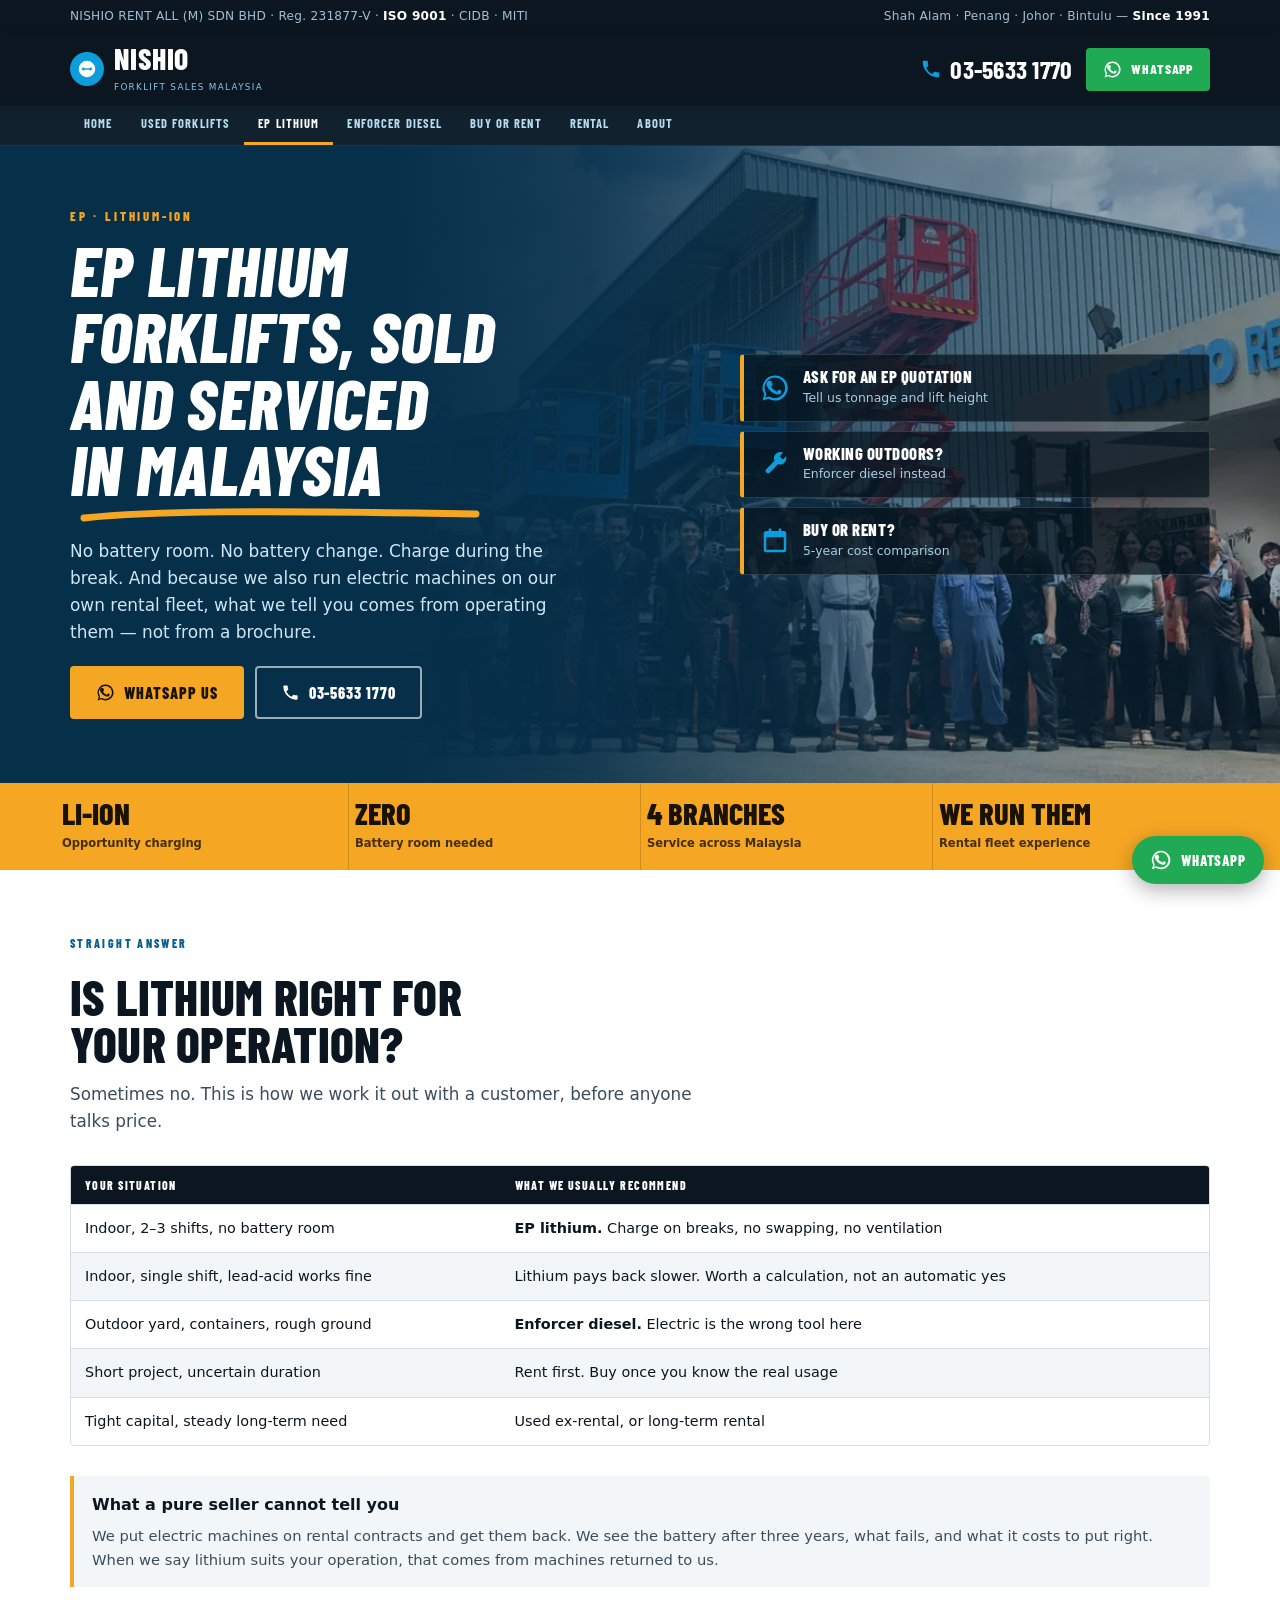
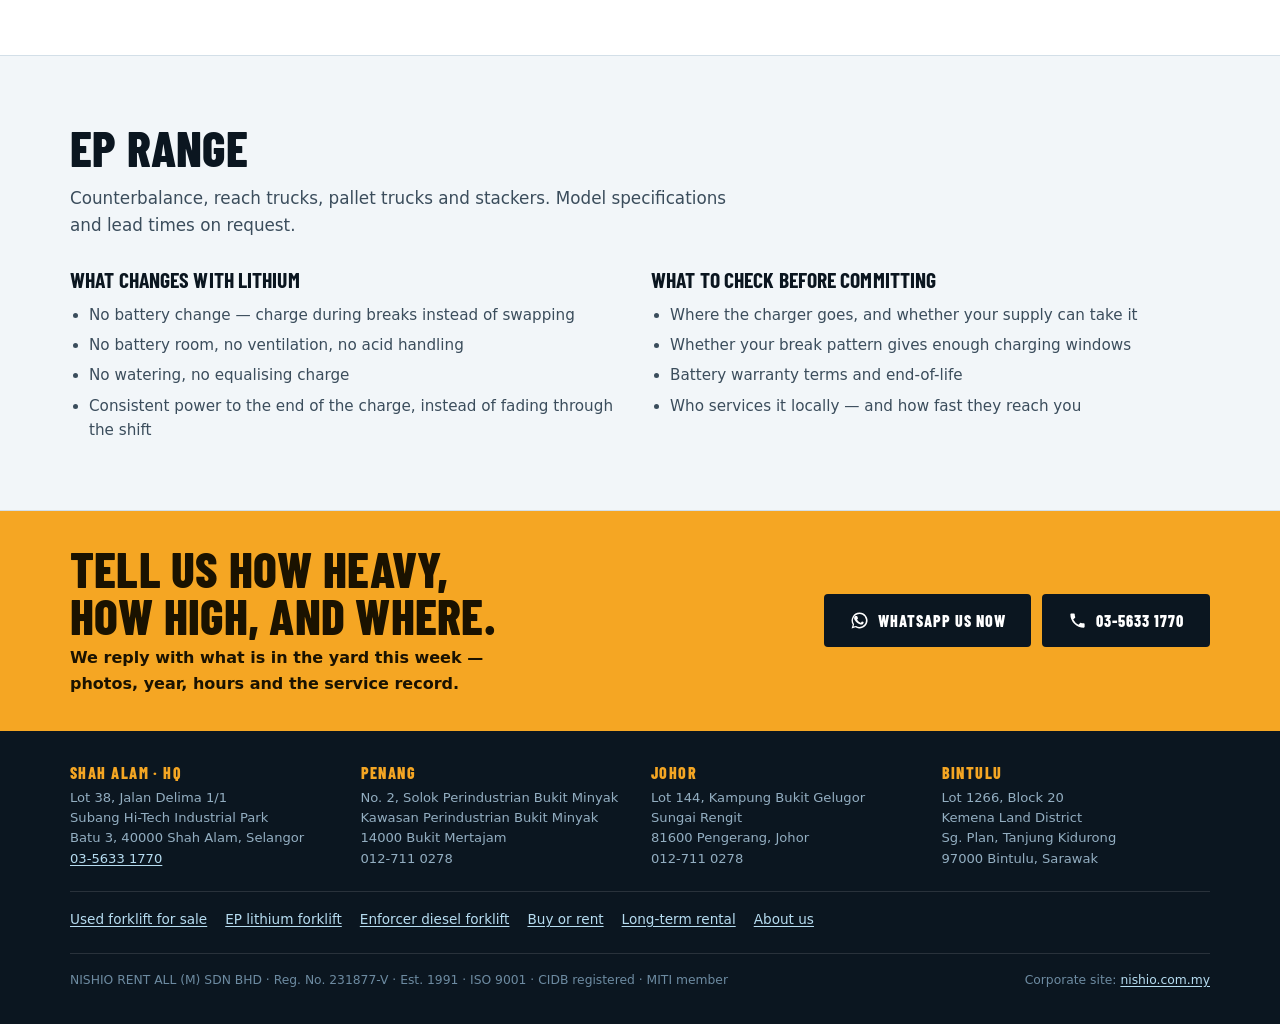
<file: new-forklift/ep-lithium/index.html>
<!doctype html><html lang="en-MY"><head>
<meta charset="utf-8"><meta name="viewport" content="width=device-width,initial-scale=1">
<title>EP Lithium Forklift Malaysia | Electric Forklift Supplier | NISHIO</title><meta name="description" content="EP lithium-ion forklifts in Malaysia, supplied and serviced by NISHIO Rent All. No battery room, no battery change. We rent and sell electric machines, so our advice comes from operating them.">
<link rel="canonical" href="https://lp.nishio.com.my/new-forklift/ep-lithium/"><meta name="robots" content="index,follow,max-image-preview:large">
<meta property="og:type" content="website"><meta property="og:title" content="EP Lithium Forklift Malaysia | Electric Forklift Supplier | NISHIO">
<meta property="og:description" content="EP lithium-ion forklifts in Malaysia, supplied and serviced by NISHIO Rent All. No battery room, no battery change. We rent and sell electric machines, so our advice comes from operating them."><meta property="og:url" content="https://lp.nishio.com.my/new-forklift/ep-lithium/">
<meta property="og:image" content="https://lp.nishio.com.my/img/hq-team.webp"><meta property="og:locale" content="en_MY">
<meta name="theme-color" content="#0b1620">
<link rel="preconnect" href="https://fonts.gstatic.com" crossorigin>
<link rel="stylesheet" href="https://fonts.googleapis.com/css2?family=Barlow+Condensed:ital,wght@0,700;0,800;1,800&display=swap">
<link rel="preload" as="image" href="/img/hq-team.webp" fetchpriority="high">
<style>:root{
--blue:#0d9ddb;--blue-d:#0a5f8f;--blue-dd:#073f62;
--ink:#0b1620;--ink-2:#3b4d5c;--ink-3:#6d8194;
--paper:#fff;--paper-2:#f2f6f9;--paper-3:#e4ecf2;--line:#d3dfe8;--line-2:#a8bccb;
--amber:#f5a623;--amber-d:#b5740a;--amber-bg:#fff4e0;
--green:#157a45;--green-bg:#e3f4ea;--wa:#1faa53;
--r:4px}
@media(prefers-color-scheme:dark){:root{
--ink:#e9f1f6;--ink-2:#a7bccb;--ink-3:#7d93a5;
--paper:#0b131a;--paper-2:#121c25;--paper-3:#1a2732;--line:#243440;--line-2:#3a4e5d;
--amber:#f5a623;--amber-d:#f5a623;--amber-bg:#2d2213;
--green:#4cc184;--green-bg:#10281c;--wa:#25d366}}
*{box-sizing:border-box}
body{margin:0;background:var(--paper);color:var(--ink);font:400 16px/1.6 system-ui,-apple-system,"Segoe UI",Roboto,"Helvetica Neue",Arial,sans-serif;-webkit-font-smoothing:antialiased}
img{max-width:100%;height:auto;display:block}
p{margin:0}
a{color:var(--blue-d);text-underline-offset:2px}
:focus-visible{outline:3px solid var(--amber);outline-offset:2px}
.skip{position:absolute;left:-9999px}.skip:focus{left:8px;top:8px;z-index:99;background:#fff;color:#000;padding:10px 14px}
h1,h2,h3,.disp{font-family:"Barlow Condensed",Impact,"Haettenschweiler","Arial Narrow",sans-serif;font-weight:800;text-transform:uppercase;line-height:.95;letter-spacing:.005em;margin:0;text-wrap:balance}
h1{font-size:clamp(2.3rem,6.4vw,4.35rem);font-style:italic;max-width:15ch}
h2{font-size:clamp(1.9rem,4.6vw,3.1rem)}
h3{font-size:1.35rem;font-weight:700}
.wrap{max-width:1180px;margin:0 auto;padding-inline:20px}

/* ---- header ---- */
.topbar{background:var(--ink);color:#9fc0d4;font-size:.76rem;letter-spacing:.02em}
.topbar .wrap{display:flex;flex-wrap:wrap;gap:3px 18px;justify-content:space-between;align-items:center;padding-block:7px}
.topbar b{color:#fff}
.hdr{background:var(--ink);color:#fff;position:sticky;top:0;z-index:40;box-shadow:0 2px 10px rgba(0,0,0,.18)}
.hdr .wrap{display:flex;flex-wrap:wrap;gap:10px 20px;align-items:center;justify-content:space-between;padding-block:11px}
.logo{display:flex;align-items:center;gap:10px;text-decoration:none;color:#fff}
.logo .mark{width:34px;height:34px;flex:0 0 34px;border-radius:50%;background:var(--blue);display:grid;place-items:center}
.logo .mark svg{width:22px;height:22px;fill:#fff}
.logo b{font-family:"Barlow Condensed",sans-serif;font-weight:800;font-size:1.85rem;letter-spacing:.03em;line-height:1;color:#fff}
.logo small{display:block;font-size:.55rem;letter-spacing:.15em;color:#7fc7e8;text-transform:uppercase;margin-top:2px}
.hdr-cta{display:flex;align-items:center;gap:14px;flex-wrap:wrap}
.phone{display:flex;align-items:center;gap:8px;color:#fff;text-decoration:none}
.phone svg{width:22px;height:22px;fill:var(--blue)}
.phone span{font-family:"Barlow Condensed",sans-serif;font-weight:700;font-size:1.6rem;line-height:1;letter-spacing:.01em}
.navbar{background:#11212d;border-bottom:1px solid rgba(255,255,255,.08)}
.nav{display:flex;flex-wrap:wrap}
.nav a{font:700 .78rem/1 "Barlow Condensed",sans-serif;text-transform:uppercase;letter-spacing:.09em;color:#b6dcf0;text-decoration:none;padding:12px 14px;border-bottom:3px solid transparent}
.nav a:hover{color:#fff;background:rgba(255,255,255,.08)}
.nav a.here{color:#fff;border-bottom-color:var(--amber)}

/* ---- buttons ---- */
.btn{display:inline-flex;align-items:center;justify-content:center;gap:9px;font:800 1rem/1 "Barlow Condensed",sans-serif;text-transform:uppercase;letter-spacing:.06em;padding:15px 24px;border-radius:var(--r);text-decoration:none;border:2px solid transparent;cursor:pointer}
.btn svg{width:19px;height:19px;fill:currentColor}
.btn-wa{background:var(--wa);color:#fff}
.btn-wa:hover{filter:brightness(1.1)}
.btn-dark{background:var(--ink);color:#fff}
.btn-dark:hover{background:#000}
.btn-amber{background:var(--amber);color:#1a1200}
.btn-amber:hover{filter:brightness(1.07)}
.btn-out{background:transparent;color:#fff;border-color:rgba(255,255,255,.6)}
.btn-out:hover{background:rgba(255,255,255,.15);border-color:#fff}
.btn-line{background:transparent;color:var(--ink);border-color:var(--line-2)}
.btn-line:hover{border-color:var(--blue-d);color:var(--blue-d)}
.btn-sm{padding:10px 15px;font-size:.85rem}
.cta-row{display:flex;flex-wrap:wrap;gap:11px}

/* ---- hero ---- */
.hero{position:relative;color:#fff;overflow:hidden;background:linear-gradient(135deg,#0a5f8f 0,#062f4a 70%)}
.hero .photo{position:absolute;inset:0 0 0 30%;background:url(/img/hq-team.webp) 60% center/cover no-repeat;z-index:0}
.hero::after{content:"";position:absolute;inset:0;z-index:1;background:
 linear-gradient(90deg,#062f4a 0,#062f4a 30%,rgba(6,47,74,.92) 46%,rgba(6,47,74,.55) 72%,rgba(6,47,74,.3) 100%)}
.hero .wrap{position:relative;z-index:2;padding-block:clamp(38px,5.5vw,64px)}
.hero-grid{display:grid;grid-template-columns:1.15fr .85fr;gap:34px;align-items:center}
.kicker{font:800 .8rem/1 "Barlow Condensed",sans-serif;letter-spacing:.22em;text-transform:uppercase;color:var(--amber);margin-bottom:14px}
.hero h1{color:#fff;margin-bottom:6px}
.swoosh{display:block;width:min(420px,78%);height:15px;margin:2px 0 16px}
.swoosh path{fill:none;stroke:var(--amber);stroke-width:7;stroke-linecap:round}
.sub{font-size:1.06rem;color:#cfe6f4;max-width:46ch;margin-bottom:20px}
.picks{display:flex;flex-direction:column;gap:9px}
.pick{display:flex;align-items:center;gap:13px;background:rgba(6,20,30,.72);border:1px solid rgba(255,255,255,.14);border-left:4px solid var(--amber);padding:13px 16px;border-radius:var(--r);text-decoration:none;color:#fff}
.pick:hover{background:rgba(6,20,30,.92);border-left-color:#fff;transform:translateX(3px)}
.pick svg{width:30px;height:30px;flex:0 0 30px;fill:var(--blue)}
.pick b{font:800 1.04rem/1.05 "Barlow Condensed",sans-serif;text-transform:uppercase;letter-spacing:.03em;display:block}
.pick i{font-style:normal;font-size:.78rem;color:#a8cde3;display:block;margin-top:2px}
@media(max-width:900px){.hero-grid{grid-template-columns:1fr;gap:26px}.hero .photo{inset:0;opacity:.35}}

/* ---- strips ---- */
.facts{background:var(--amber);color:#1a1200}
.facts .wrap{display:grid;grid-template-columns:repeat(4,1fr);padding-block:0}
.facts div{padding:15px 6px 16px;border-left:1px solid rgba(0,0,0,.14)}
.facts div:first-child{border-left:0}
.facts b{display:block;font:800 1.9rem/1 "Barlow Condensed",sans-serif;text-transform:uppercase}
.facts span{font-size:.72rem;font-weight:600;opacity:.8}
@media(max-width:700px){.facts .wrap{grid-template-columns:repeat(2,1fr)}.facts div:nth-child(3){border-left:0}}

section{padding-block:clamp(40px,5.5vw,68px)}
.sec-2{background:var(--paper-2);border-block:1px solid var(--line)}
.sec-dark{background:var(--ink);color:#fff}
.sec-dark h2,.sec-dark h3{color:#fff}
.sec-dark p{color:#a9c4d5}
.eyebrow{font:800 .74rem/1 "Barlow Condensed",sans-serif;letter-spacing:.2em;text-transform:uppercase;color:var(--blue-d);margin-bottom:9px}
.sec-dark .eyebrow{color:var(--amber)}
.lede{font-size:1.05rem;color:var(--ink-2);max-width:62ch}
.sec-dark .lede{color:#a9c4d5}
.stack{display:flex;flex-direction:column;gap:14px}
.stack-lg{display:flex;flex-direction:column;gap:30px}

/* ---- category tiles ---- */
.tiles{display:grid;grid-template-columns:repeat(3,1fr);gap:14px}
.tile{position:relative;display:block;text-decoration:none;color:#fff;border-radius:var(--r);overflow:hidden;background:var(--ink);min-height:210px}
.tile img{position:absolute;inset:0;width:100%;height:100%;object-fit:cover;opacity:.62}
.tile .tin{position:relative;z-index:2;padding:18px;display:flex;flex-direction:column;justify-content:flex-end;min-height:210px;
 background:linear-gradient(180deg,rgba(11,22,32,.15) 0,rgba(11,22,32,.85) 68%)}
.tile:hover img{opacity:.8}
.tile h3{font-size:1.5rem;color:#fff}
.tile p{font-size:.84rem;color:#c3d8e6;margin-top:4px}
.tile .go{margin-top:10px;font:800 .78rem/1 "Barlow Condensed",sans-serif;letter-spacing:.12em;text-transform:uppercase;color:var(--amber)}
@media(max-width:860px){.tiles{grid-template-columns:repeat(2,1fr)}}
@media(max-width:560px){.tiles{grid-template-columns:1fr}}

.grid-3{display:grid;grid-template-columns:repeat(3,1fr);gap:16px}
.grid-2{display:grid;grid-template-columns:repeat(2,1fr);gap:22px}
@media(max-width:860px){.grid-3{grid-template-columns:repeat(2,1fr)}}
@media(max-width:620px){.grid-3,.grid-2{grid-template-columns:1fr}}
.card{border:1px solid var(--line);border-radius:var(--r);background:var(--paper);overflow:hidden;display:flex;flex-direction:column}
.card-body{padding:17px 18px 19px;display:flex;flex-direction:column;gap:10px;flex:1}
.card p{font-size:.92rem;color:var(--ink-2)}
.card ul{margin:0;padding-left:18px;font-size:.9rem;color:var(--ink-2);display:flex;flex-direction:column;gap:5px}
.card .foot{margin-top:auto;padding-top:6px}
.badge{align-self:flex-start;font:800 .72rem/1 "Barlow Condensed",sans-serif;letter-spacing:.11em;text-transform:uppercase;padding:6px 10px;border-radius:2px}
.badge.ok{background:var(--green-bg);color:var(--green)}
.badge.hot{background:var(--amber);color:#1a1200}
.gallery{display:grid;grid-template-columns:repeat(4,1fr);gap:10px}
.gallery img{aspect-ratio:1;object-fit:cover;border-radius:var(--r);border:1px solid var(--line)}
@media(max-width:860px){.gallery{grid-template-columns:repeat(3,1fr)}}
@media(max-width:560px){.gallery{grid-template-columns:repeat(2,1fr)}}
figure{margin:0;display:flex;flex-direction:column;gap:6px}
figure img{border-radius:var(--r);border:1px solid var(--line)}
figcaption,.capt{font-size:.76rem;color:var(--ink-3)}
.qlist{display:flex;flex-direction:column;border-top:1px solid rgba(255,255,255,.14)}
.qrow{display:grid;grid-template-columns:auto 1fr;gap:18px;padding:18px 0;border-bottom:1px solid rgba(255,255,255,.14);align-items:start}
.qnum{font:800 1.6rem/1 "Barlow Condensed",sans-serif;color:var(--amber)}
.qrow h3{margin-bottom:5px}
.qrow p{font-size:.93rem;max-width:72ch}
.qrow .ans{margin-top:8px;font-size:.88rem;color:#dbeaf4;border-left:3px solid var(--amber);padding:7px 13px;background:rgba(255,255,255,.05)}
.tablewrap{overflow-x:auto;border:1px solid var(--line);border-radius:var(--r)}
table{border-collapse:collapse;width:100%;min-width:520px;font-size:.9rem}
th,td{text-align:left;padding:12px 14px;border-bottom:1px solid var(--line)}
th{background:var(--ink);color:#fff;font:800 .74rem/1.2 "Barlow Condensed",sans-serif;letter-spacing:.12em;text-transform:uppercase}
tbody tr:last-child td{border-bottom:0}
tbody tr:nth-child(even){background:var(--paper-2)}
.brands{display:flex;flex-wrap:wrap;gap:7px}
.brands span{font:800 1.12rem/1 "Barlow Condensed",sans-serif;text-transform:uppercase;letter-spacing:.04em;color:var(--ink-2);border:1px solid var(--line);border-radius:2px;padding:8px 13px;background:var(--paper)}
.callout{border-left:4px solid var(--amber);background:var(--paper-2);padding:16px 18px;border-radius:0 var(--r) var(--r) 0;display:flex;flex-direction:column;gap:7px}
.sec-dark .callout{background:rgba(255,255,255,.06)}
.callout p{font-size:.92rem;color:var(--ink-2)}
.sec-dark .callout p{color:#c3d8e6}
.faq details{border-bottom:1px solid var(--line)}
.faq summary{cursor:pointer;padding:15px 2px;font:800 1.08rem/1.2 "Barlow Condensed",sans-serif;text-transform:uppercase;list-style:none;display:flex;justify-content:space-between;gap:16px}
.faq summary::-webkit-details-marker{display:none}
.faq summary::after{content:"+";color:var(--amber);font-size:1.3rem;line-height:1}
.faq details[open] summary::after{content:"\2013"}
.faq p{padding:0 2px 16px;font-size:.93rem;color:var(--ink-2);max-width:72ch}
.prose{max-width:66ch;display:flex;flex-direction:column;gap:13px}
.prose p{color:var(--ink-2)}
.sec-dark .prose p{color:#a9c4d5}
.prose ul{margin:0;padding-left:19px;color:var(--ink-2);display:flex;flex-direction:column;gap:6px;font-size:.95rem}
.sec-dark .prose ul{color:#a9c4d5}
.band{background:var(--amber);color:#1a1200}
.band .wrap{display:flex;flex-wrap:wrap;gap:20px;align-items:center;justify-content:space-between;padding-block:34px}
.band h2{color:#1a1200;max-width:20ch}
.band p{font-weight:600;max-width:42ch;margin-top:6px}
.ftr{background:var(--ink);color:#93aec1;font-size:.86rem}
.ftr .wrap{padding-block:34px;display:flex;flex-direction:column;gap:22px}
.ftr a{color:#b6dcf0}
.branches{display:grid;grid-template-columns:repeat(4,1fr);gap:22px}
.branches h4{font:800 1rem/1 "Barlow Condensed",sans-serif;text-transform:uppercase;letter-spacing:.09em;color:var(--amber);margin:0 0 7px}
.branches address{font-style:normal;font-size:.82rem;line-height:1.55}
.ftrnav{display:flex;flex-wrap:wrap;gap:6px 18px;font-size:.85rem;border-top:1px solid rgba(255,255,255,.12);padding-top:17px}
.legal{border-top:1px solid rgba(255,255,255,.12);padding-top:17px;display:flex;flex-wrap:wrap;gap:8px 24px;justify-content:space-between;font-size:.77rem;color:#6d8ba1}
@media(max-width:820px){.branches{grid-template-columns:repeat(2,1fr)}}
@media(max-width:480px){.branches{grid-template-columns:1fr}}
.wafloat{position:fixed;right:16px;bottom:16px;z-index:45;display:flex;align-items:center;gap:9px;background:var(--wa);color:#fff;padding:13px 18px;border-radius:40px;box-shadow:0 6px 20px rgba(0,0,0,.3);text-decoration:none;font:800 .92rem/1 "Barlow Condensed",sans-serif;text-transform:uppercase;letter-spacing:.06em}
.wafloat svg{width:22px;height:22px;fill:#fff}
@media(max-width:620px){.wafloat{right:12px;bottom:12px;padding:11px 14px;font-size:.84rem}
.nav a{padding:10px 11px;font-size:.74rem}
.hero .wrap{padding-block:30px 26px}}
body{padding-bottom:0}
@media(prefers-reduced-motion:reduce){*{transition:none!important}}
.pick,.tile img{transition:all .15s ease}</style>
<script type="application/ld+json">{"@context":"https://schema.org","@type":"Organization","name":"NISHIO RENT ALL (M) SDN BHD","alternateName":"NISHIO Rent All Malaysia","url":"https://lp.nishio.com.my/","foundingDate":"1991","telephone":"+60356331770","address":{"@type":"PostalAddress","streetAddress":"Lot 38, Jalan Delima 1/1, Subang Hi-Tech Industrial Park, Batu 3","addressLocality":"Shah Alam","addressRegion":"Selangor","postalCode":"40000","addressCountry":"MY"},"areaServed":{"@type":"Country","name":"Malaysia"},"sameAs":["https://www.nishio.com.my"]}</script>
<script async src="https://www.googletagmanager.com/gtag/js?id=G-WSLFVWD3RJ"></script>
<script>window.dataLayer=window.dataLayer||[];function gtag(){dataLayer.push(arguments)}
gtag('js',new Date());gtag('config','G-WSLFVWD3RJ');
document.addEventListener('click',function(e){var a=e.target.closest('a');if(!a||!a.href)return;
if(/wa\.me|api\.whatsapp/.test(a.href))gtag('event','whatsapp_click',{page_path:location.pathname});
else if(a.href.indexOf('tel:')===0)gtag('event','tel_click',{page_path:location.pathname})});</script>
</head><body>
<a class="skip" href="#main">Skip to content</a>
<div class="topbar"><div class="wrap">
<span>NISHIO RENT ALL (M) SDN BHD &middot; Reg. 231877-V &middot; <b>ISO 9001</b> &middot; CIDB &middot; MITI</span>
<span>Shah Alam &middot; Penang &middot; Johor &middot; Bintulu &mdash; <b>Since 1991</b></span>
</div></div>
<header class="hdr"><div class="wrap">
<a class="logo" href="/"><span class="mark"><svg viewBox="0 0 24 24"><path d="M3 12a9 9 0 0 1 9-9 9 9 0 0 1 9 9 9 9 0 0 1-9 9 9 9 0 0 1-9-9zm3.4 0c0 .9.7 1.6 1.6 1.6.6 0 1.1-.3 1.4-.8h5.2c.3.5.8.8 1.4.8.9 0 1.6-.7 1.6-1.6s-.7-1.6-1.6-1.6c-.6 0-1.1.3-1.4.8H9.4c-.3-.5-.8-.8-1.4-.8-.9 0-1.6.7-1.6 1.6z"/></svg></span><span><b>NISHIO</b><small>Forklift Sales Malaysia</small></span></a>
<div class="hdr-cta">
<a class="phone" href="tel:+60356331770"><svg viewBox="0 0 24 24"><path d="M6.6 10.8a15.1 15.1 0 0 0 6.6 6.6l2.2-2.2c.3-.3.7-.4 1-.2 1.1.4 2.4.6 3.6.6.6 0 1 .4 1 1V20c0 .6-.4 1-1 1A17 17 0 0 1 3 4c0-.6.4-1 1-1h3.5c.6 0 1 .4 1 1 0 1.3.2 2.5.6 3.6.1.4 0 .8-.2 1l-2.3 2.2z"/></svg><span>03-5633 1770</span></a>
<a class="btn btn-wa btn-sm" href="https://wa.me/60123149699"><svg viewBox="0 0 24 24"><path d="M17.5 14.4c-.3-.2-1.8-.9-2-1s-.5-.1-.7.1-.8 1-1 1.2-.3.2-.6 0-1.3-.5-2.4-1.5c-.9-.8-1.5-1.8-1.7-2.1s0-.5.1-.6.3-.4.5-.6.2-.3.3-.5 0-.4 0-.5-.7-1.6-.9-2.2-.5-.5-.7-.5H7c-.2 0-.5.1-.8.4s-1 1-1 2.4 1 2.8 1.2 3 2 3.1 5 4.4c1.8.8 2.5.8 3.4.7.6-.1 1.7-.7 2-1.4s.2-1.3.2-1.4-.3-.2-.5-.3z"/><path d="M12 2A10 10 0 0 0 3.5 17.2L2 22l4.9-1.5A10 10 0 1 0 12 2zm0 18.1a8.2 8.2 0 0 1-4.2-1.1l-.3-.2-3.1.8.8-3-.2-.3A8.2 8.2 0 1 1 12 20.1z"/></svg> WhatsApp</a>
</div></div></header>
<div class="navbar"><div class="wrap"><nav class="nav" aria-label="Main">
<a href="/">Home</a><a href="/used-forklift/">Used Forklifts</a>
<a href="/new-forklift/ep-lithium/" class="here" aria-current="page">EP Lithium</a><a href="/new-forklift/enforcer/">Enforcer Diesel</a>
<a href="/guide/buy-or-rent-forklift/">Buy or Rent</a><a href="/rental/">Rental</a>
<a href="/about/">About</a>
</nav></div></div><main id="main"><div class="hero"><div class="photo"></div><div class="wrap"><div class="hero-grid">
<div><p class="kicker">EP &middot; Lithium-ion</p><h1>EP lithium forklifts, sold and serviced in Malaysia</h1>
<svg class="swoosh" viewBox="0 0 400 15" aria-hidden="true"><path d="M4 11C70 4 180 3 396 7"/></svg>
<p class="sub">No battery room. No battery change. Charge during the break. And because we also run electric machines on our own rental fleet, what we tell you comes from operating them &mdash; not from a brochure.</p>
<div class="cta-row"><a class="btn btn-amber" href="https://wa.me/60123149699"><svg viewBox="0 0 24 24"><path d="M17.5 14.4c-.3-.2-1.8-.9-2-1s-.5-.1-.7.1-.8 1-1 1.2-.3.2-.6 0-1.3-.5-2.4-1.5c-.9-.8-1.5-1.8-1.7-2.1s0-.5.1-.6.3-.4.5-.6.2-.3.3-.5 0-.4 0-.5-.7-1.6-.9-2.2-.5-.5-.7-.5H7c-.2 0-.5.1-.8.4s-1 1-1 2.4 1 2.8 1.2 3 2 3.1 5 4.4c1.8.8 2.5.8 3.4.7.6-.1 1.7-.7 2-1.4s.2-1.3.2-1.4-.3-.2-.5-.3z"/><path d="M12 2A10 10 0 0 0 3.5 17.2L2 22l4.9-1.5A10 10 0 1 0 12 2zm0 18.1a8.2 8.2 0 0 1-4.2-1.1l-.3-.2-3.1.8.8-3-.2-.3A8.2 8.2 0 1 1 12 20.1z"/></svg> WhatsApp Us</a>
<a class="btn btn-out" href="tel:+60356331770"><svg viewBox="0 0 24 24"><path d="M6.6 10.8a15.1 15.1 0 0 0 6.6 6.6l2.2-2.2c.3-.3.7-.4 1-.2 1.1.4 2.4.6 3.6.6.6 0 1 .4 1 1V20c0 .6-.4 1-1 1A17 17 0 0 1 3 4c0-.6.4-1 1-1h3.5c.6 0 1 .4 1 1 0 1.3.2 2.5.6 3.6.1.4 0 .8-.2 1l-2.3 2.2z"/></svg> 03-5633 1770</a></div></div>
<div class="picks"><a class="pick" href="https://wa.me/60123149699"><svg viewBox="0 0 24 24"><path d="M17.5 14.4c-.3-.2-1.8-.9-2-1s-.5-.1-.7.1-.8 1-1 1.2-.3.2-.6 0-1.3-.5-2.4-1.5c-.9-.8-1.5-1.8-1.7-2.1s0-.5.1-.6.3-.4.5-.6.2-.3.3-.5 0-.4 0-.5-.7-1.6-.9-2.2-.5-.5-.7-.5H7c-.2 0-.5.1-.8.4s-1 1-1 2.4 1 2.8 1.2 3 2 3.1 5 4.4c1.8.8 2.5.8 3.4.7.6-.1 1.7-.7 2-1.4s.2-1.3.2-1.4-.3-.2-.5-.3z"/><path d="M12 2A10 10 0 0 0 3.5 17.2L2 22l4.9-1.5A10 10 0 1 0 12 2zm0 18.1a8.2 8.2 0 0 1-4.2-1.1l-.3-.2-3.1.8.8-3-.2-.3A8.2 8.2 0 1 1 12 20.1z"/></svg><span><b>Ask For An EP Quotation</b><i>Tell us tonnage and lift height</i></span></a><a class="pick" href="/new-forklift/enforcer/"><svg viewBox="0 0 24 24"><path d="M21 7.5a5 5 0 0 1-6.6 4.7l-6.3 6.3a2 2 0 1 1-2.8-2.8l6.3-6.3A5 5 0 0 1 18.5 3l-2.8 2.8 2.5 2.5L21 5.5c0 .6 0 1.3 0 2z"/></svg><span><b>Working Outdoors?</b><i>Enforcer diesel instead</i></span></a><a class="pick" href="/guide/buy-or-rent-forklift/"><svg viewBox="0 0 24 24"><path d="M7 2v2H5a2 2 0 0 0-2 2v13a2 2 0 0 0 2 2h14a2 2 0 0 0 2-2V6a2 2 0 0 0-2-2h-2V2h-2v2H9V2H7zm12 7v10H5V9h14z"/></svg><span><b>Buy or Rent?</b><i>5-year cost comparison</i></span></a></div></div></div></div>
<div class="facts"><div class="wrap">
<div><b>Li-ion</b><span>Opportunity charging</span></div>
<div><b>Zero</b><span>Battery room needed</span></div>
<div><b>4 Branches</b><span>Service across Malaysia</span></div>
<div><b>We Run Them</b><span>Rental fleet experience</span></div>
</div></div>
<section><div class="wrap stack-lg">
<div class="stack" style="max-width:64ch"><p class="eyebrow">Straight answer</p>
<h2>Is lithium right for your operation?</h2>
<p class="lede">Sometimes no. This is how we work it out with a customer, before anyone talks price.</p></div>
<div class="tablewrap"><table>
<thead><tr><th>Your situation</th><th>What we usually recommend</th></tr></thead><tbody>
<tr><td>Indoor, 2&ndash;3 shifts, no battery room</td><td><b>EP lithium.</b> Charge on breaks, no swapping, no ventilation</td></tr>
<tr><td>Indoor, single shift, lead-acid works fine</td><td>Lithium pays back slower. Worth a calculation, not an automatic yes</td></tr>
<tr><td>Outdoor yard, containers, rough ground</td><td><b>Enforcer diesel.</b> Electric is the wrong tool here</td></tr>
<tr><td>Short project, uncertain duration</td><td>Rent first. Buy once you know the real usage</td></tr>
<tr><td>Tight capital, steady long-term need</td><td>Used ex-rental, or long-term rental</td></tr>
</tbody></table></div>
<div class="callout"><b>What a pure seller cannot tell you</b>
<p>We put electric machines on rental contracts and get them back. We see the battery after three years, what fails, and what it costs to put right. When we say lithium suits your operation, that comes from machines returned to us.</p></div>
</div></section>
<section class="sec-2"><div class="wrap stack-lg">
<div class="stack"><h2>EP range</h2><p class="lede">Counterbalance, reach trucks, pallet trucks and stackers. Model specifications and lead times on request.</p></div>
<div class="grid-2">
<div class="prose"><h3>What changes with lithium</h3><ul>
<li>No battery change &mdash; charge during breaks instead of swapping</li>
<li>No battery room, no ventilation, no acid handling</li>
<li>No watering, no equalising charge</li>
<li>Consistent power to the end of the charge, instead of fading through the shift</li></ul></div>
<div class="prose"><h3>What to check before committing</h3><ul>
<li>Where the charger goes, and whether your supply can take it</li>
<li>Whether your break pattern gives enough charging windows</li>
<li>Battery warranty terms and end-of-life</li>
<li>Who services it locally &mdash; and how fast they reach you</li></ul></div>
</div></div></section></main>
<div class="band"><div class="wrap">
<div><h2>Tell us how heavy, how high, and where.</h2>
<p>We reply with what is in the yard this week &mdash; photos, year, hours and the service record.</p></div>
<div class="cta-row"><a class="btn btn-dark" href="https://wa.me/60123149699"><svg viewBox="0 0 24 24"><path d="M17.5 14.4c-.3-.2-1.8-.9-2-1s-.5-.1-.7.1-.8 1-1 1.2-.3.2-.6 0-1.3-.5-2.4-1.5c-.9-.8-1.5-1.8-1.7-2.1s0-.5.1-.6.3-.4.5-.6.2-.3.3-.5 0-.4 0-.5-.7-1.6-.9-2.2-.5-.5-.7-.5H7c-.2 0-.5.1-.8.4s-1 1-1 2.4 1 2.8 1.2 3 2 3.1 5 4.4c1.8.8 2.5.8 3.4.7.6-.1 1.7-.7 2-1.4s.2-1.3.2-1.4-.3-.2-.5-.3z"/><path d="M12 2A10 10 0 0 0 3.5 17.2L2 22l4.9-1.5A10 10 0 1 0 12 2zm0 18.1a8.2 8.2 0 0 1-4.2-1.1l-.3-.2-3.1.8.8-3-.2-.3A8.2 8.2 0 1 1 12 20.1z"/></svg> WhatsApp Us Now</a>
<a class="btn btn-dark" href="tel:+60356331770"><svg viewBox="0 0 24 24"><path d="M6.6 10.8a15.1 15.1 0 0 0 6.6 6.6l2.2-2.2c.3-.3.7-.4 1-.2 1.1.4 2.4.6 3.6.6.6 0 1 .4 1 1V20c0 .6-.4 1-1 1A17 17 0 0 1 3 4c0-.6.4-1 1-1h3.5c.6 0 1 .4 1 1 0 1.3.2 2.5.6 3.6.1.4 0 .8-.2 1l-2.3 2.2z"/></svg> 03-5633 1770</a></div>
</div></div>
<footer class="ftr"><div class="wrap">
<div class="branches">
<div><h4>Shah Alam &middot; HQ</h4><address>Lot 38, Jalan Delima 1/1<br>Subang Hi-Tech Industrial Park<br>Batu 3, 40000 Shah Alam, Selangor<br><a href="tel:+60356331770">03-5633 1770</a></address></div>
<div><h4>Penang</h4><address>No. 2, Solok Perindustrian Bukit Minyak<br>Kawasan Perindustrian Bukit Minyak<br>14000 Bukit Mertajam<br>012-711 0278</address></div>
<div><h4>Johor</h4><address>Lot 144, Kampung Bukit Gelugor<br>Sungai Rengit<br>81600 Pengerang, Johor<br>012-711 0278</address></div>
<div><h4>Bintulu</h4><address>Lot 1266, Block 20<br>Kemena Land District<br>Sg. Plan, Tanjung Kidurong<br>97000 Bintulu, Sarawak</address></div>
</div>
<div class="ftrnav">
<a href="/used-forklift/">Used forklift for sale</a><a href="/new-forklift/ep-lithium/">EP lithium forklift</a>
<a href="/new-forklift/enforcer/">Enforcer diesel forklift</a><a href="/guide/buy-or-rent-forklift/">Buy or rent</a>
<a href="/rental/">Long-term rental</a><a href="/about/">About us</a>
</div>
<div class="legal"><span>NISHIO RENT ALL (M) SDN BHD &middot; Reg. No. 231877-V &middot; Est. 1991 &middot; ISO 9001 &middot; CIDB registered &middot; MITI member</span>
<span>Corporate site: <a href="https://www.nishio.com.my">nishio.com.my</a></span></div>
</div></footer>
<a class="wafloat" href="https://wa.me/60123149699"><svg viewBox="0 0 24 24"><path d="M17.5 14.4c-.3-.2-1.8-.9-2-1s-.5-.1-.7.1-.8 1-1 1.2-.3.2-.6 0-1.3-.5-2.4-1.5c-.9-.8-1.5-1.8-1.7-2.1s0-.5.1-.6.3-.4.5-.6.2-.3.3-.5 0-.4 0-.5-.7-1.6-.9-2.2-.5-.5-.7-.5H7c-.2 0-.5.1-.8.4s-1 1-1 2.4 1 2.8 1.2 3 2 3.1 5 4.4c1.8.8 2.5.8 3.4.7.6-.1 1.7-.7 2-1.4s.2-1.3.2-1.4-.3-.2-.5-.3z"/><path d="M12 2A10 10 0 0 0 3.5 17.2L2 22l4.9-1.5A10 10 0 1 0 12 2zm0 18.1a8.2 8.2 0 0 1-4.2-1.1l-.3-.2-3.1.8.8-3-.2-.3A8.2 8.2 0 1 1 12 20.1z"/></svg> WhatsApp</a>
</body></html>
</file>
